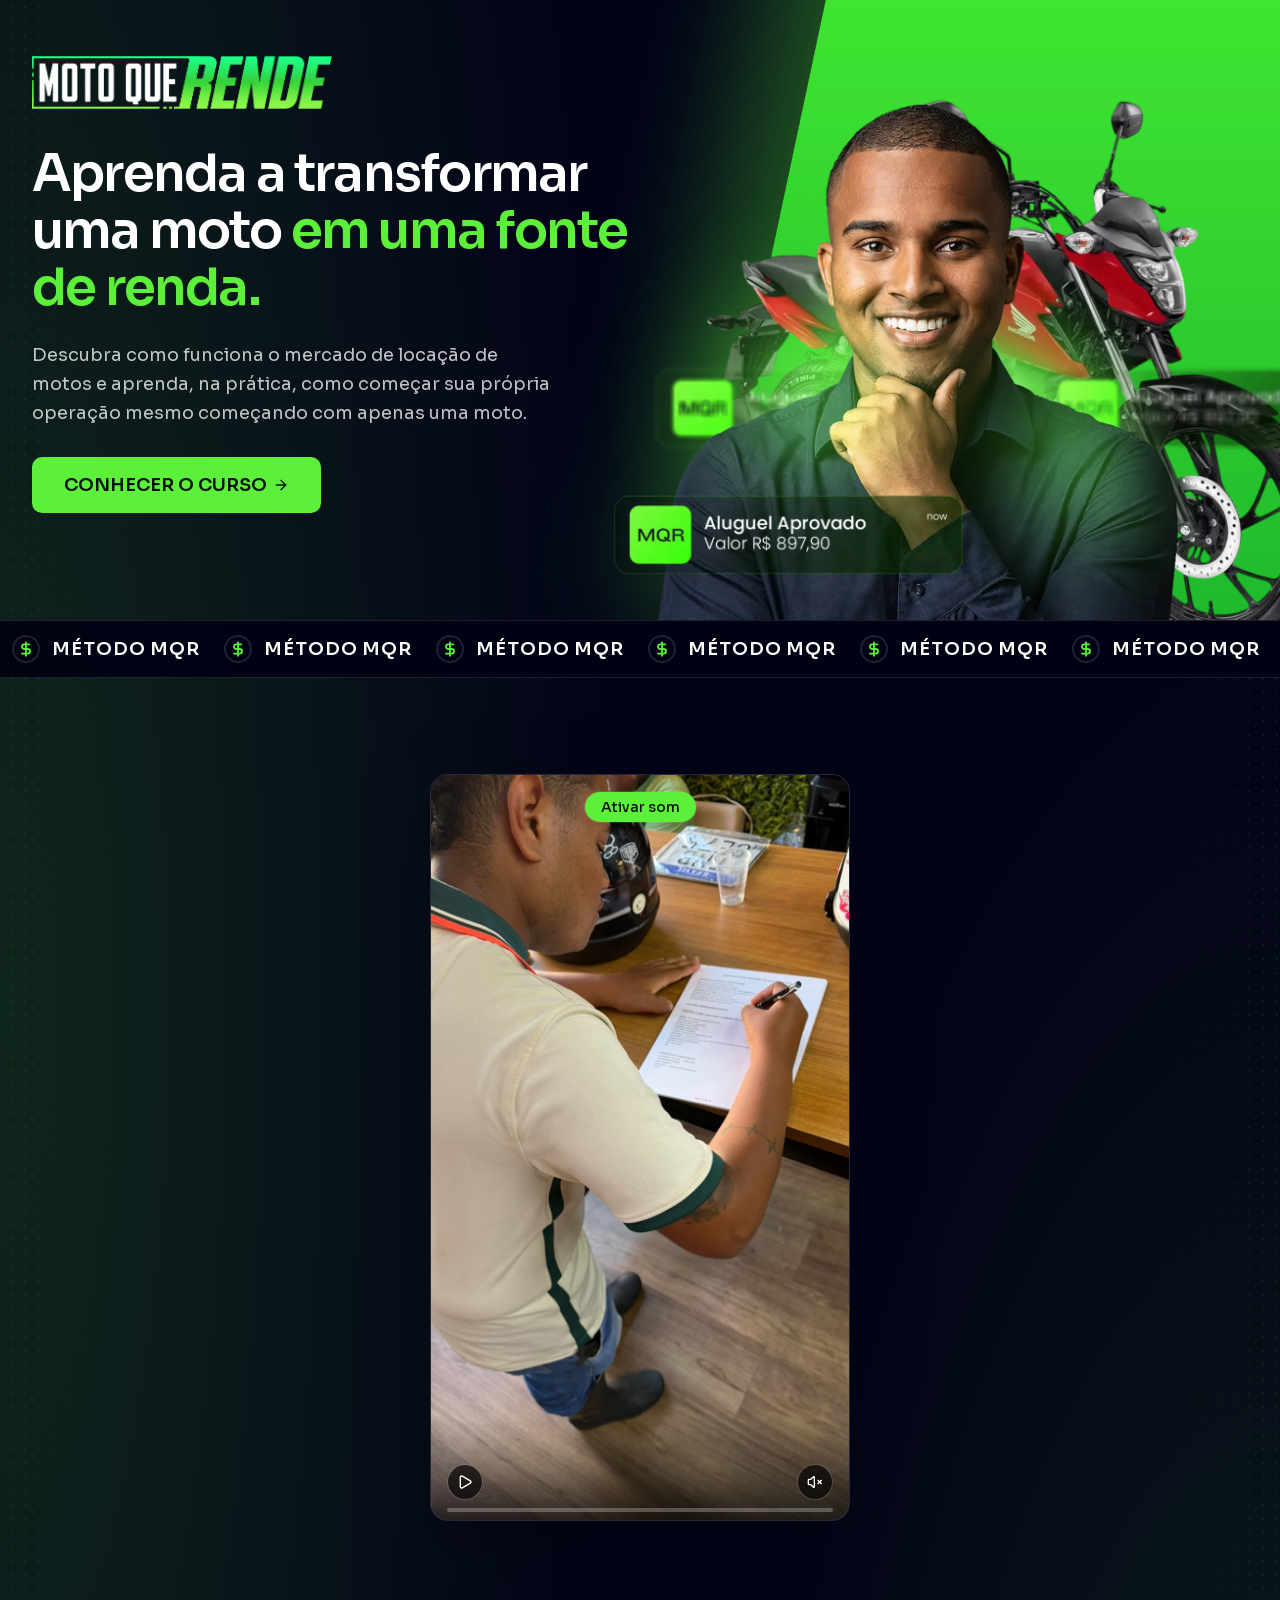
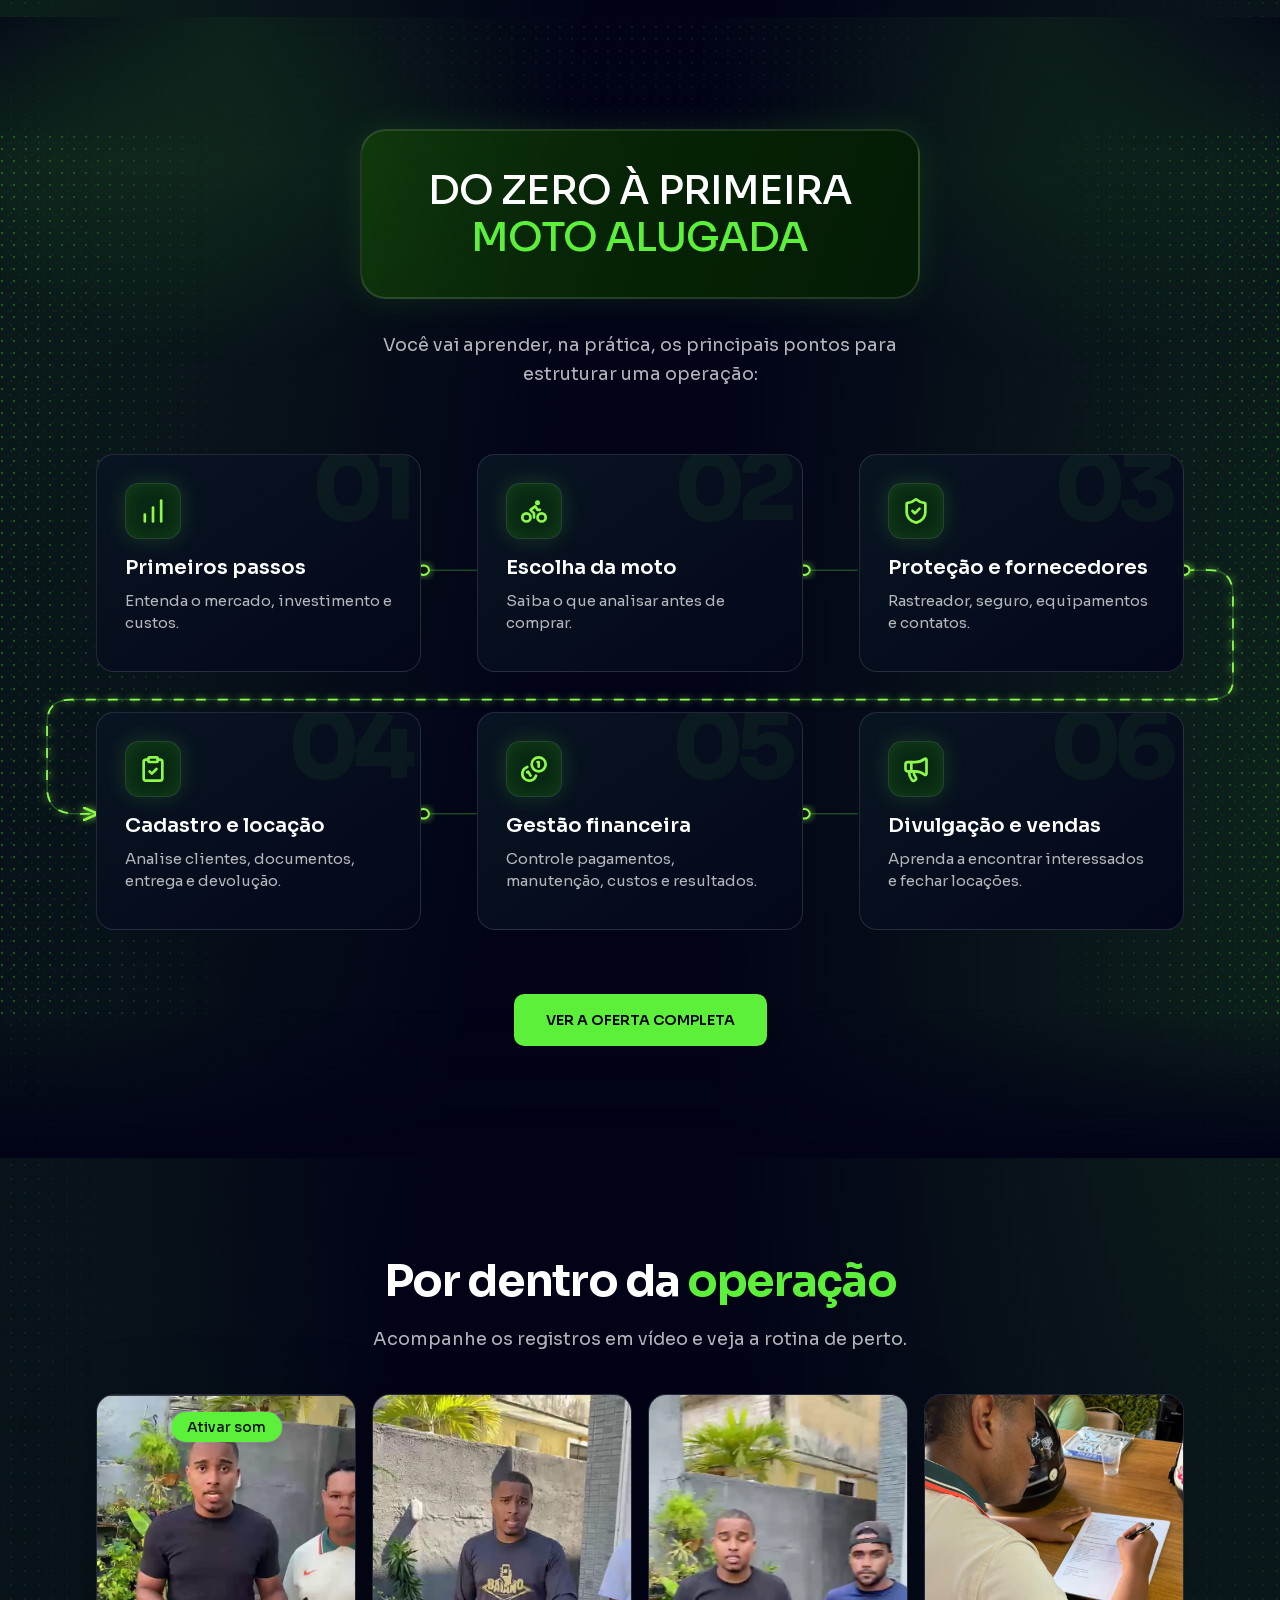
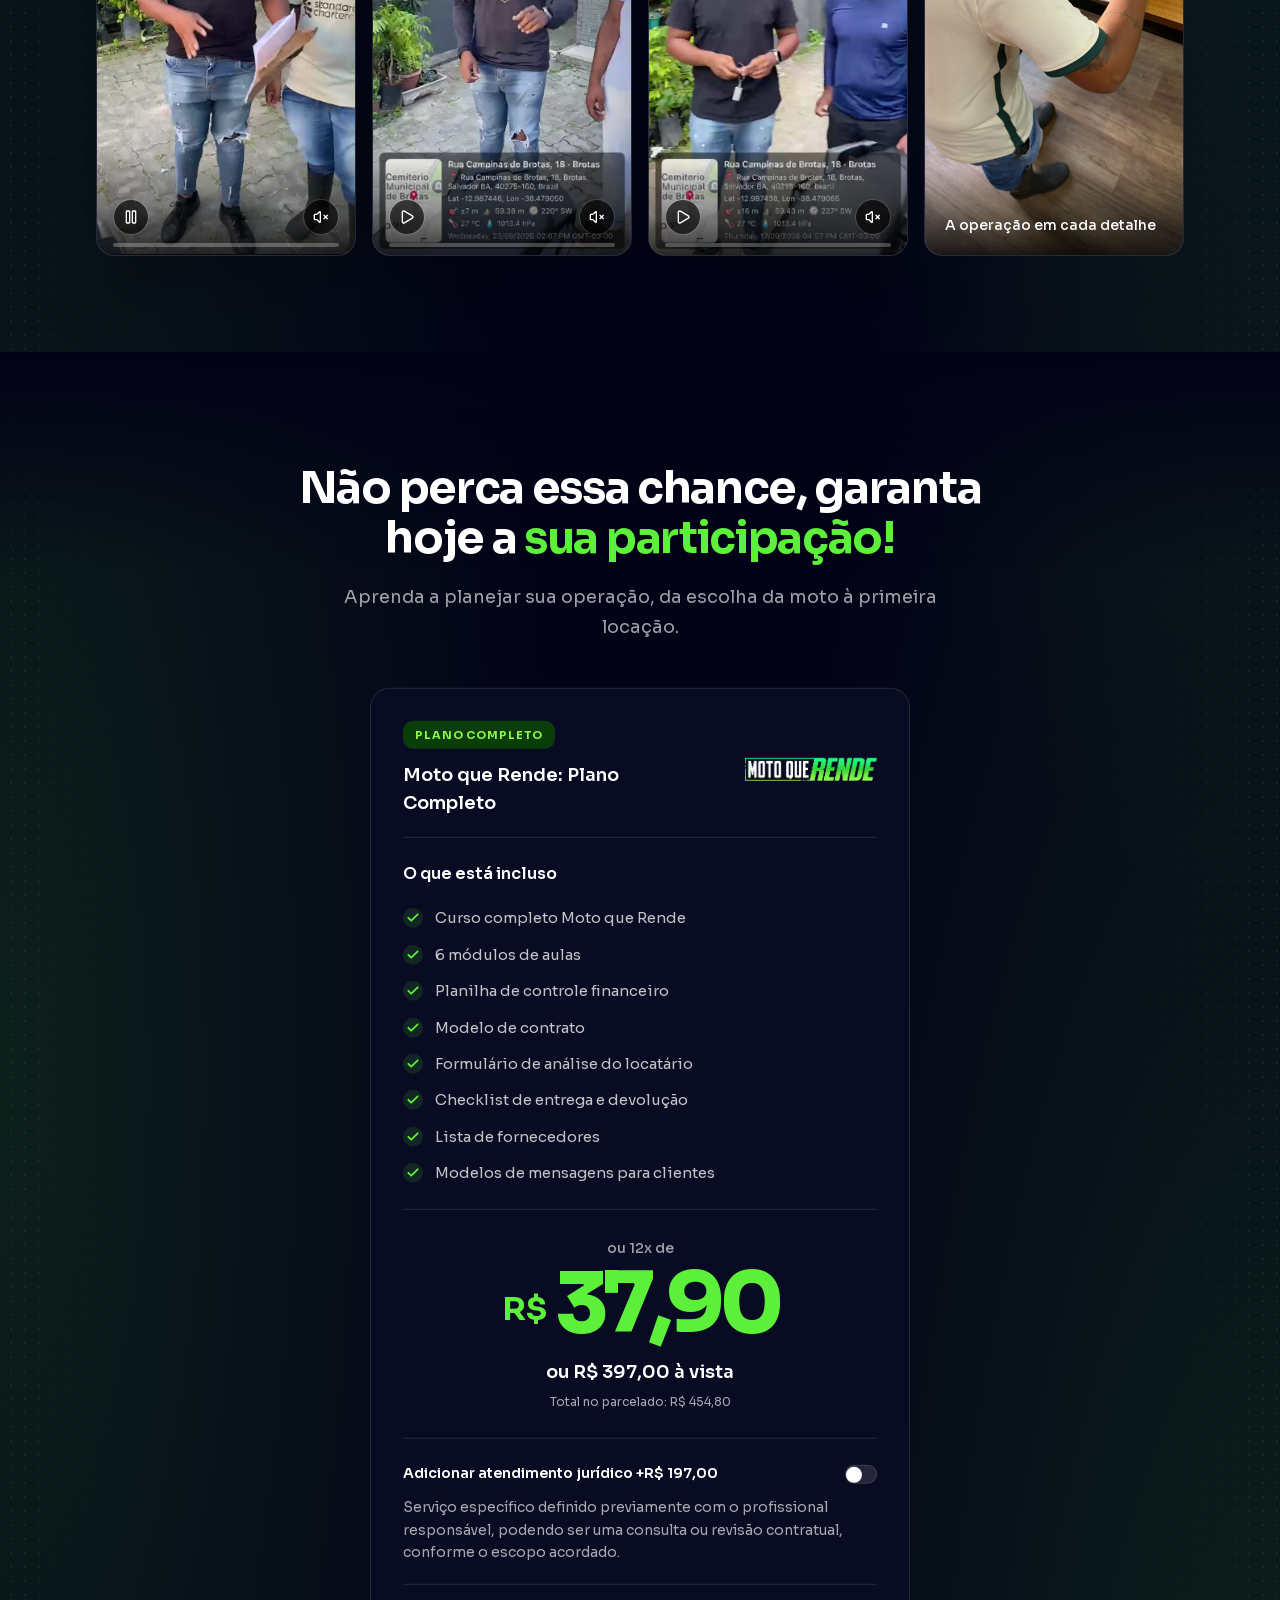
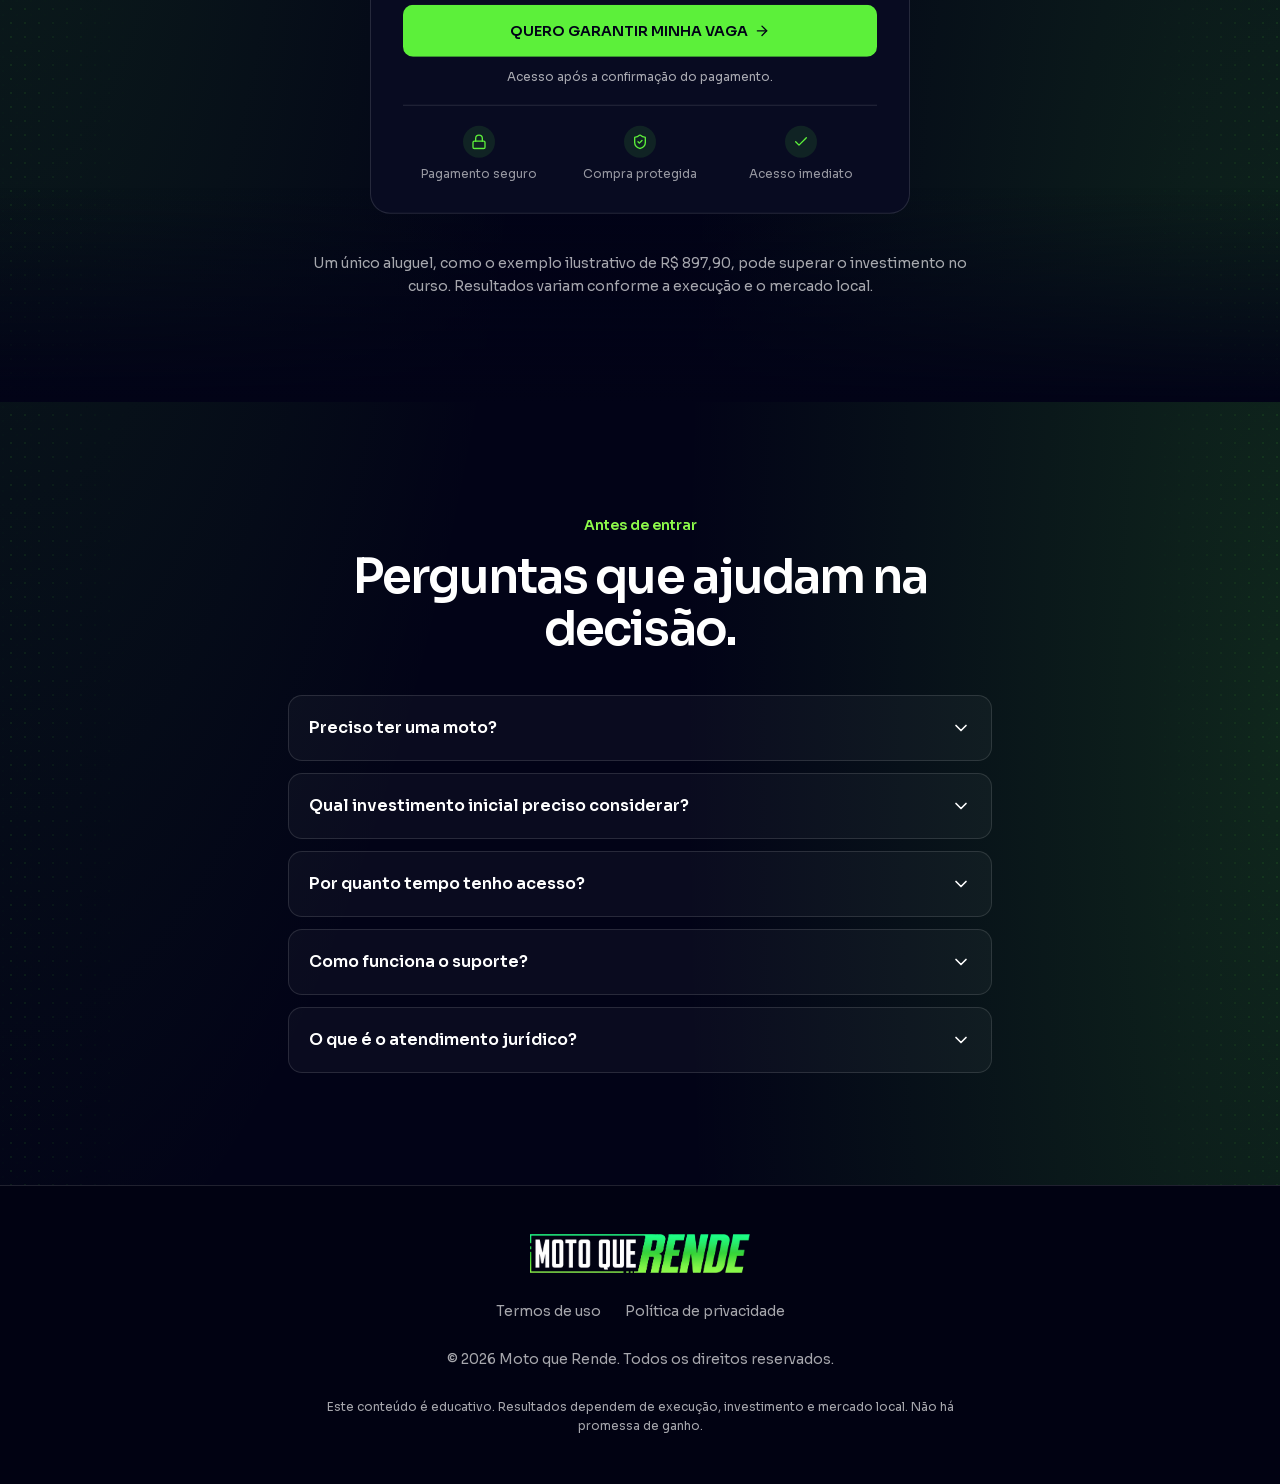
<file: index.html>
<!DOCTYPE html><html lang="pt-BR" class="sora_fbe13bf1-module__L_RVWW__variable geist_mono_8d43a2aa-module__8Li5zG__variable h-full antialiased dark"><head><meta charSet="utf-8"/><meta name="viewport" content="width=device-width, initial-scale=1"/><link rel="preload" href="/_next/static/media/797e433ab948586e-s.p.0r6juujl39pe6.woff2" as="font" crossorigin="" type="font/woff2"/><link rel="preload" href="/_next/static/media/c41ca59f1c34ba31-s.p.2y2uoi4t910qy.woff2" as="font" crossorigin="" type="font/woff2"/><link rel="preload" as="image" href="/logo-motoquerende.webp"/><link rel="preload" as="image" href="/hero.webp"/><link rel="stylesheet" href="/_next/static/chunks/339jey_dzg__c.css" data-precedence="next"/><link rel="preload" as="script" fetchPriority="low" href="/_next/static/chunks/2xifrx2245bdj.js"/><script src="/_next/static/chunks/22looll5q1d3y.js" async=""></script><script src="/_next/static/chunks/2lm6ee1ot3_cu.js" async=""></script><script src="/_next/static/chunks/turbopack-1yhm5_68nb4sk.js" async=""></script><script src="/_next/static/chunks/0h2qsuyze9ds1.js" async=""></script><script src="/_next/static/chunks/2i1pdk0jv_lbl.js" async=""></script><link rel="preload" href="https://connect.facebook.net/en_US/fbevents.js" as="script"/><meta name="theme-color" content="#020317"/><meta name="color-scheme" content="dark"/><title>Moto que Rende | Aprenda a transformar uma moto em fonte de renda</title><meta name="description" content="Aprenda a estruturar uma operação de locação de motos, do investimento à gestão e divulgação."/><meta property="og:title" content="Moto que Rende"/><meta property="og:description" content="Aprenda a transformar uma moto em fonte de renda com um método prático e completo."/><meta property="og:locale" content="pt_BR"/><meta property="og:image" content="https://motoquerende.online/logo-motoquerende.webp"/><meta property="og:image:width" content="1250"/><meta property="og:image:height" content="220"/><meta property="og:image:alt" content="Moto que Rende"/><meta property="og:type" content="website"/><meta name="twitter:card" content="summary_large_image"/><meta name="twitter:title" content="Moto que Rende"/><meta name="twitter:description" content="Aprenda a transformar uma moto em fonte de renda com um método prático e completo."/><meta name="twitter:image" content="https://motoquerende.online/logo-motoquerende.webp"/><meta name="twitter:image:alt" content="Moto que Rende"/><meta name="twitter:image:width" content="1250"/><meta name="twitter:image:height" content="220"/><link rel="icon" href="/favicon.ico?favicon.3h5obe7b50gec.ico" sizes="256x256" type="image/x-icon"/><meta name="next-size-adjust" content=""/><script src="/_next/static/chunks/0cz1d0mv5g_q7.js" noModule=""></script></head><body class="flex min-h-full flex-col overflow-x-hidden"><div hidden=""><!--$--><!--/$--></div><div class="relative isolate min-h-screen overflow-hidden bg-[#020317] text-white"><div aria-hidden="true" class="page-atmosphere pointer-events-none absolute inset-0 z-0 overflow-hidden"><div class="page-neon-atmosphere absolute inset-0"></div><div aria-hidden="true" class="dotted-glow-background dotted-glow-page-left"></div><div aria-hidden="true" class="dotted-glow-background dotted-glow-page-right"></div></div><main class="relative z-10"><header id="hero" class="hero-section relative overflow-hidden"><div class="hero-layout mx-auto max-w-7xl px-5 sm:px-8"><div class="hero-heading relative z-10"><img alt="Moto que Rende" width="1250" height="220" decoding="async" data-nimg="1" class="h-auto w-full mx-auto max-w-[270px] sm:max-w-[300px] lg:mx-0" style="color:transparent" src="/logo-motoquerende.webp"/><h1 class="mx-auto mt-8 max-w-[600px] text-center text-[clamp(2rem,4vw,3.4rem)] leading-[1.12] font-semibold tracking-[-0.035em] lg:mx-0 lg:mt-9 lg:text-left">Aprenda a transformar uma moto <span class="text-neon">em uma fonte de renda.</span></h1></div><div class="hero-art"><div class="hero-green-band" aria-hidden="true"></div><img alt="Moto que Rende: especialista e moto, com exemplo ilustrativo de aluguel aprovado" width="1920" height="1080" decoding="async" data-nimg="1" class="hero-image relative z-10 h-full w-full object-contain object-bottom" style="color:transparent" src="/hero.webp"/></div><div class="hero-description relative z-10"><p class="mx-auto max-w-[520px] text-center text-base leading-relaxed text-white/75 sm:text-lg lg:mx-0 lg:text-left">Descubra como funciona o mercado de locação de motos e aprenda, na prática, como começar sua própria operação mesmo começando com apenas uma moto.</p><a href="#prova-social" aria-label="Conhecer o curso" data-track="cta_hero" data-legal-addon="false" role="button" tabindex="0" data-slot="button" class="group/button inline-flex shrink-0 items-center justify-center border-transparent bg-clip-padding outline-none select-none focus-visible:border-ring focus-visible:ring-3 active:not-aria-[haspopup]:translate-y-px disabled:pointer-events-none disabled:opacity-50 aria-invalid:border-destructive aria-invalid:ring-3 aria-invalid:ring-destructive/20 dark:aria-invalid:border-destructive/50 dark:aria-invalid:ring-destructive/40 [&amp;_svg]:pointer-events-none [&amp;_svg]:shrink-0 [&amp;_svg:not([class*=&#x27;size-&#x27;])]:size-4 gap-1.5 has-data-[icon=inline-end]:pr-2 has-data-[icon=inline-start]:pl-2 group h-auto min-h-13 rounded-[10px] border-0 bg-neon px-5 py-3.5 whitespace-normal text-center text-sm font-semibold text-[#04130A] uppercase shadow-none transition-[transform,filter,box-shadow] duration-200 ease-out hover:-translate-y-0.5 hover:bg-neon-light hover:brightness-105 focus-visible:ring-[#5CF03A]/70 active:translate-y-0 sm:px-8 mt-7 w-full sm:w-auto sm:min-w-[280px] sm:text-lg"><span>Conhecer o curso</span><svg xmlns="http://www.w3.org/2000/svg" width="24" height="24" viewBox="0 0 24 24" fill="none" stroke="currentColor" stroke-width="2" stroke-linecap="round" stroke-linejoin="round" class="lucide lucide-arrow-right size-4 transition-transform duration-200 ease-out group-hover:translate-x-1" aria-hidden="true"><path d="M5 12h14"></path><path d="m12 5 7 7-7 7"></path></svg></a></div></div></header><div class="marquee-shell relative z-20 overflow-hidden border-y border-white/15 bg-[#010213]/92 py-3.5"><div class="marquee-track"><div class="marquee-group"><span class="flex shrink-0 items-center gap-3 px-3 text-sm font-semibold tracking-[0.05em] text-white uppercase lg:text-lg"><span class="flex size-7 items-center justify-center rounded-full border-2 border-[#5CF03A] text-[#5CF03A]"><svg xmlns="http://www.w3.org/2000/svg" width="24" height="24" viewBox="0 0 24 24" fill="none" stroke="currentColor" stroke-width="2.7" stroke-linecap="round" stroke-linejoin="round" class="lucide lucide-dollar-sign size-4" aria-hidden="true"><line x1="12" x2="12" y1="2" y2="22"></line><path d="M17 5H9.5a3.5 3.5 0 0 0 0 7h5a3.5 3.5 0 0 1 0 7H6"></path></svg></span>Método MQR</span><span class="flex shrink-0 items-center gap-3 px-3 text-sm font-semibold tracking-[0.05em] text-white uppercase lg:text-lg"><span class="flex size-7 items-center justify-center rounded-full border-2 border-[#5CF03A] text-[#5CF03A]"><svg xmlns="http://www.w3.org/2000/svg" width="24" height="24" viewBox="0 0 24 24" fill="none" stroke="currentColor" stroke-width="2.7" stroke-linecap="round" stroke-linejoin="round" class="lucide lucide-dollar-sign size-4" aria-hidden="true"><line x1="12" x2="12" y1="2" y2="22"></line><path d="M17 5H9.5a3.5 3.5 0 0 0 0 7h5a3.5 3.5 0 0 1 0 7H6"></path></svg></span>Método MQR</span><span class="flex shrink-0 items-center gap-3 px-3 text-sm font-semibold tracking-[0.05em] text-white uppercase lg:text-lg"><span class="flex size-7 items-center justify-center rounded-full border-2 border-[#5CF03A] text-[#5CF03A]"><svg xmlns="http://www.w3.org/2000/svg" width="24" height="24" viewBox="0 0 24 24" fill="none" stroke="currentColor" stroke-width="2.7" stroke-linecap="round" stroke-linejoin="round" class="lucide lucide-dollar-sign size-4" aria-hidden="true"><line x1="12" x2="12" y1="2" y2="22"></line><path d="M17 5H9.5a3.5 3.5 0 0 0 0 7h5a3.5 3.5 0 0 1 0 7H6"></path></svg></span>Método MQR</span><span class="flex shrink-0 items-center gap-3 px-3 text-sm font-semibold tracking-[0.05em] text-white uppercase lg:text-lg"><span class="flex size-7 items-center justify-center rounded-full border-2 border-[#5CF03A] text-[#5CF03A]"><svg xmlns="http://www.w3.org/2000/svg" width="24" height="24" viewBox="0 0 24 24" fill="none" stroke="currentColor" stroke-width="2.7" stroke-linecap="round" stroke-linejoin="round" class="lucide lucide-dollar-sign size-4" aria-hidden="true"><line x1="12" x2="12" y1="2" y2="22"></line><path d="M17 5H9.5a3.5 3.5 0 0 0 0 7h5a3.5 3.5 0 0 1 0 7H6"></path></svg></span>Método MQR</span><span class="flex shrink-0 items-center gap-3 px-3 text-sm font-semibold tracking-[0.05em] text-white uppercase lg:text-lg"><span class="flex size-7 items-center justify-center rounded-full border-2 border-[#5CF03A] text-[#5CF03A]"><svg xmlns="http://www.w3.org/2000/svg" width="24" height="24" viewBox="0 0 24 24" fill="none" stroke="currentColor" stroke-width="2.7" stroke-linecap="round" stroke-linejoin="round" class="lucide lucide-dollar-sign size-4" aria-hidden="true"><line x1="12" x2="12" y1="2" y2="22"></line><path d="M17 5H9.5a3.5 3.5 0 0 0 0 7h5a3.5 3.5 0 0 1 0 7H6"></path></svg></span>Método MQR</span><span class="flex shrink-0 items-center gap-3 px-3 text-sm font-semibold tracking-[0.05em] text-white uppercase lg:text-lg"><span class="flex size-7 items-center justify-center rounded-full border-2 border-[#5CF03A] text-[#5CF03A]"><svg xmlns="http://www.w3.org/2000/svg" width="24" height="24" viewBox="0 0 24 24" fill="none" stroke="currentColor" stroke-width="2.7" stroke-linecap="round" stroke-linejoin="round" class="lucide lucide-dollar-sign size-4" aria-hidden="true"><line x1="12" x2="12" y1="2" y2="22"></line><path d="M17 5H9.5a3.5 3.5 0 0 0 0 7h5a3.5 3.5 0 0 1 0 7H6"></path></svg></span>Método MQR</span><span class="flex shrink-0 items-center gap-3 px-3 text-sm font-semibold tracking-[0.05em] text-white uppercase lg:text-lg"><span class="flex size-7 items-center justify-center rounded-full border-2 border-[#5CF03A] text-[#5CF03A]"><svg xmlns="http://www.w3.org/2000/svg" width="24" height="24" viewBox="0 0 24 24" fill="none" stroke="currentColor" stroke-width="2.7" stroke-linecap="round" stroke-linejoin="round" class="lucide lucide-dollar-sign size-4" aria-hidden="true"><line x1="12" x2="12" y1="2" y2="22"></line><path d="M17 5H9.5a3.5 3.5 0 0 0 0 7h5a3.5 3.5 0 0 1 0 7H6"></path></svg></span>Método MQR</span><span class="flex shrink-0 items-center gap-3 px-3 text-sm font-semibold tracking-[0.05em] text-white uppercase lg:text-lg"><span class="flex size-7 items-center justify-center rounded-full border-2 border-[#5CF03A] text-[#5CF03A]"><svg xmlns="http://www.w3.org/2000/svg" width="24" height="24" viewBox="0 0 24 24" fill="none" stroke="currentColor" stroke-width="2.7" stroke-linecap="round" stroke-linejoin="round" class="lucide lucide-dollar-sign size-4" aria-hidden="true"><line x1="12" x2="12" y1="2" y2="22"></line><path d="M17 5H9.5a3.5 3.5 0 0 0 0 7h5a3.5 3.5 0 0 1 0 7H6"></path></svg></span>Método MQR</span><span class="flex shrink-0 items-center gap-3 px-3 text-sm font-semibold tracking-[0.05em] text-white uppercase lg:text-lg"><span class="flex size-7 items-center justify-center rounded-full border-2 border-[#5CF03A] text-[#5CF03A]"><svg xmlns="http://www.w3.org/2000/svg" width="24" height="24" viewBox="0 0 24 24" fill="none" stroke="currentColor" stroke-width="2.7" stroke-linecap="round" stroke-linejoin="round" class="lucide lucide-dollar-sign size-4" aria-hidden="true"><line x1="12" x2="12" y1="2" y2="22"></line><path d="M17 5H9.5a3.5 3.5 0 0 0 0 7h5a3.5 3.5 0 0 1 0 7H6"></path></svg></span>Método MQR</span><span class="flex shrink-0 items-center gap-3 px-3 text-sm font-semibold tracking-[0.05em] text-white uppercase lg:text-lg"><span class="flex size-7 items-center justify-center rounded-full border-2 border-[#5CF03A] text-[#5CF03A]"><svg xmlns="http://www.w3.org/2000/svg" width="24" height="24" viewBox="0 0 24 24" fill="none" stroke="currentColor" stroke-width="2.7" stroke-linecap="round" stroke-linejoin="round" class="lucide lucide-dollar-sign size-4" aria-hidden="true"><line x1="12" x2="12" y1="2" y2="22"></line><path d="M17 5H9.5a3.5 3.5 0 0 0 0 7h5a3.5 3.5 0 0 1 0 7H6"></path></svg></span>Método MQR</span></div><div aria-hidden="true" class="marquee-group"><span class="flex shrink-0 items-center gap-3 px-3 text-sm font-semibold tracking-[0.05em] text-white uppercase lg:text-lg"><span class="flex size-7 items-center justify-center rounded-full border-2 border-[#5CF03A] text-[#5CF03A]"><svg xmlns="http://www.w3.org/2000/svg" width="24" height="24" viewBox="0 0 24 24" fill="none" stroke="currentColor" stroke-width="2.7" stroke-linecap="round" stroke-linejoin="round" class="lucide lucide-dollar-sign size-4" aria-hidden="true"><line x1="12" x2="12" y1="2" y2="22"></line><path d="M17 5H9.5a3.5 3.5 0 0 0 0 7h5a3.5 3.5 0 0 1 0 7H6"></path></svg></span>Método MQR</span><span class="flex shrink-0 items-center gap-3 px-3 text-sm font-semibold tracking-[0.05em] text-white uppercase lg:text-lg"><span class="flex size-7 items-center justify-center rounded-full border-2 border-[#5CF03A] text-[#5CF03A]"><svg xmlns="http://www.w3.org/2000/svg" width="24" height="24" viewBox="0 0 24 24" fill="none" stroke="currentColor" stroke-width="2.7" stroke-linecap="round" stroke-linejoin="round" class="lucide lucide-dollar-sign size-4" aria-hidden="true"><line x1="12" x2="12" y1="2" y2="22"></line><path d="M17 5H9.5a3.5 3.5 0 0 0 0 7h5a3.5 3.5 0 0 1 0 7H6"></path></svg></span>Método MQR</span><span class="flex shrink-0 items-center gap-3 px-3 text-sm font-semibold tracking-[0.05em] text-white uppercase lg:text-lg"><span class="flex size-7 items-center justify-center rounded-full border-2 border-[#5CF03A] text-[#5CF03A]"><svg xmlns="http://www.w3.org/2000/svg" width="24" height="24" viewBox="0 0 24 24" fill="none" stroke="currentColor" stroke-width="2.7" stroke-linecap="round" stroke-linejoin="round" class="lucide lucide-dollar-sign size-4" aria-hidden="true"><line x1="12" x2="12" y1="2" y2="22"></line><path d="M17 5H9.5a3.5 3.5 0 0 0 0 7h5a3.5 3.5 0 0 1 0 7H6"></path></svg></span>Método MQR</span><span class="flex shrink-0 items-center gap-3 px-3 text-sm font-semibold tracking-[0.05em] text-white uppercase lg:text-lg"><span class="flex size-7 items-center justify-center rounded-full border-2 border-[#5CF03A] text-[#5CF03A]"><svg xmlns="http://www.w3.org/2000/svg" width="24" height="24" viewBox="0 0 24 24" fill="none" stroke="currentColor" stroke-width="2.7" stroke-linecap="round" stroke-linejoin="round" class="lucide lucide-dollar-sign size-4" aria-hidden="true"><line x1="12" x2="12" y1="2" y2="22"></line><path d="M17 5H9.5a3.5 3.5 0 0 0 0 7h5a3.5 3.5 0 0 1 0 7H6"></path></svg></span>Método MQR</span><span class="flex shrink-0 items-center gap-3 px-3 text-sm font-semibold tracking-[0.05em] text-white uppercase lg:text-lg"><span class="flex size-7 items-center justify-center rounded-full border-2 border-[#5CF03A] text-[#5CF03A]"><svg xmlns="http://www.w3.org/2000/svg" width="24" height="24" viewBox="0 0 24 24" fill="none" stroke="currentColor" stroke-width="2.7" stroke-linecap="round" stroke-linejoin="round" class="lucide lucide-dollar-sign size-4" aria-hidden="true"><line x1="12" x2="12" y1="2" y2="22"></line><path d="M17 5H9.5a3.5 3.5 0 0 0 0 7h5a3.5 3.5 0 0 1 0 7H6"></path></svg></span>Método MQR</span><span class="flex shrink-0 items-center gap-3 px-3 text-sm font-semibold tracking-[0.05em] text-white uppercase lg:text-lg"><span class="flex size-7 items-center justify-center rounded-full border-2 border-[#5CF03A] text-[#5CF03A]"><svg xmlns="http://www.w3.org/2000/svg" width="24" height="24" viewBox="0 0 24 24" fill="none" stroke="currentColor" stroke-width="2.7" stroke-linecap="round" stroke-linejoin="round" class="lucide lucide-dollar-sign size-4" aria-hidden="true"><line x1="12" x2="12" y1="2" y2="22"></line><path d="M17 5H9.5a3.5 3.5 0 0 0 0 7h5a3.5 3.5 0 0 1 0 7H6"></path></svg></span>Método MQR</span><span class="flex shrink-0 items-center gap-3 px-3 text-sm font-semibold tracking-[0.05em] text-white uppercase lg:text-lg"><span class="flex size-7 items-center justify-center rounded-full border-2 border-[#5CF03A] text-[#5CF03A]"><svg xmlns="http://www.w3.org/2000/svg" width="24" height="24" viewBox="0 0 24 24" fill="none" stroke="currentColor" stroke-width="2.7" stroke-linecap="round" stroke-linejoin="round" class="lucide lucide-dollar-sign size-4" aria-hidden="true"><line x1="12" x2="12" y1="2" y2="22"></line><path d="M17 5H9.5a3.5 3.5 0 0 0 0 7h5a3.5 3.5 0 0 1 0 7H6"></path></svg></span>Método MQR</span><span class="flex shrink-0 items-center gap-3 px-3 text-sm font-semibold tracking-[0.05em] text-white uppercase lg:text-lg"><span class="flex size-7 items-center justify-center rounded-full border-2 border-[#5CF03A] text-[#5CF03A]"><svg xmlns="http://www.w3.org/2000/svg" width="24" height="24" viewBox="0 0 24 24" fill="none" stroke="currentColor" stroke-width="2.7" stroke-linecap="round" stroke-linejoin="round" class="lucide lucide-dollar-sign size-4" aria-hidden="true"><line x1="12" x2="12" y1="2" y2="22"></line><path d="M17 5H9.5a3.5 3.5 0 0 0 0 7h5a3.5 3.5 0 0 1 0 7H6"></path></svg></span>Método MQR</span><span class="flex shrink-0 items-center gap-3 px-3 text-sm font-semibold tracking-[0.05em] text-white uppercase lg:text-lg"><span class="flex size-7 items-center justify-center rounded-full border-2 border-[#5CF03A] text-[#5CF03A]"><svg xmlns="http://www.w3.org/2000/svg" width="24" height="24" viewBox="0 0 24 24" fill="none" stroke="currentColor" stroke-width="2.7" stroke-linecap="round" stroke-linejoin="round" class="lucide lucide-dollar-sign size-4" aria-hidden="true"><line x1="12" x2="12" y1="2" y2="22"></line><path d="M17 5H9.5a3.5 3.5 0 0 0 0 7h5a3.5 3.5 0 0 1 0 7H6"></path></svg></span>Método MQR</span><span class="flex shrink-0 items-center gap-3 px-3 text-sm font-semibold tracking-[0.05em] text-white uppercase lg:text-lg"><span class="flex size-7 items-center justify-center rounded-full border-2 border-[#5CF03A] text-[#5CF03A]"><svg xmlns="http://www.w3.org/2000/svg" width="24" height="24" viewBox="0 0 24 24" fill="none" stroke="currentColor" stroke-width="2.7" stroke-linecap="round" stroke-linejoin="round" class="lucide lucide-dollar-sign size-4" aria-hidden="true"><line x1="12" x2="12" y1="2" y2="22"></line><path d="M17 5H9.5a3.5 3.5 0 0 0 0 7h5a3.5 3.5 0 0 1 0 7H6"></path></svg></span>Método MQR</span></div></div></div><section id="prova-social" aria-label="Vídeo da operação Moto que Rende" class="relative scroll-mt-6 py-16 sm:py-20 lg:py-24"><div class="mx-auto max-w-5xl px-5 sm:px-8"><div class="" style="opacity:1;transform:none"><div class="relative overflow-hidden rounded-2xl border border-white/15 bg-[#080b21] shadow-[0_24px_80px_rgba(0,0,0,0.28)] mx-auto aspect-[9/16] w-full max-w-[420px]"><video data-proof-video="true" muted="" playsInline="" preload="none" poster="/prova-social/imagem.jpeg" aria-label="Vídeo de apresentação da operação Moto que Rende" class="relative size-full object-cover"><source src="/prova-social/video.mp4" type="video/mp4"/>Seu navegador não suporta vídeo.</video><div class="absolute inset-x-0 bottom-0 flex items-end justify-between gap-3 bg-gradient-to-t from-black/80 via-black/35 to-transparent px-4 pb-5 pt-12"><button type="button" tabindex="0" data-slot="button" aria-label="Reproduzir Vídeo de apresentação da operação Moto que Rende" class="group/button inline-flex shrink-0 items-center justify-center border border-transparent bg-clip-padding text-sm font-medium whitespace-nowrap outline-none select-none focus-visible:border-ring focus-visible:ring-3 active:not-aria-[haspopup]:translate-y-px disabled:pointer-events-none disabled:opacity-50 aria-invalid:border-destructive aria-invalid:ring-3 aria-invalid:ring-destructive/20 dark:aria-invalid:border-destructive/50 dark:aria-invalid:ring-destructive/40 [&amp;_svg]:pointer-events-none [&amp;_svg]:shrink-0 [&amp;_svg:not([class*=&#x27;size-&#x27;])]:size-4 aria-expanded:bg-muted aria-expanded:text-foreground dark:hover:bg-muted/50 size-9 rounded-full bg-black/65 text-white transition-colors duration-200 hover:bg-black/85 hover:text-white focus-visible:ring-[#5CF03A]"><svg xmlns="http://www.w3.org/2000/svg" width="24" height="24" viewBox="0 0 24 24" fill="none" stroke="currentColor" stroke-width="2" stroke-linecap="round" stroke-linejoin="round" class="lucide lucide-play" aria-hidden="true"><path d="M5 5a2 2 0 0 1 3.008-1.728l11.997 6.998a2 2 0 0 1 .003 3.458l-12 7A2 2 0 0 1 5 19z"></path></svg></button><button type="button" tabindex="0" data-slot="button" aria-label="Ativar som de Vídeo de apresentação da operação Moto que Rende" class="group/button inline-flex shrink-0 items-center justify-center border border-transparent bg-clip-padding text-sm font-medium whitespace-nowrap outline-none select-none focus-visible:border-ring focus-visible:ring-3 active:not-aria-[haspopup]:translate-y-px disabled:pointer-events-none disabled:opacity-50 aria-invalid:border-destructive aria-invalid:ring-3 aria-invalid:ring-destructive/20 dark:aria-invalid:border-destructive/50 dark:aria-invalid:ring-destructive/40 [&amp;_svg]:pointer-events-none [&amp;_svg]:shrink-0 [&amp;_svg:not([class*=&#x27;size-&#x27;])]:size-4 aria-expanded:bg-muted aria-expanded:text-foreground dark:hover:bg-muted/50 size-9 rounded-full bg-black/65 text-white transition-colors duration-200 hover:bg-black/85 hover:text-white focus-visible:ring-[#5CF03A]"><svg xmlns="http://www.w3.org/2000/svg" width="24" height="24" viewBox="0 0 24 24" fill="none" stroke="currentColor" stroke-width="2" stroke-linecap="round" stroke-linejoin="round" class="lucide lucide-volume-x" aria-hidden="true"><path d="M11 4.702a.7.7 0 0 0-1.203-.498L6.413 7.587A1.4 1.4 0 0 1 5.416 8H3a1 1 0 0 0-1 1v6a1 1 0 0 0 1 1h2.416a1.4 1.4 0 0 1 .997.413l3.383 3.384A.7.7 0 0 0 11 19.298z"></path><path d="m16.5 14.5 5-5"></path><path d="m16.5 9.5 5 5"></path></svg></button></div><div class="pointer-events-none absolute inset-x-4 bottom-2 h-1 overflow-hidden rounded-full bg-white/25" role="progressbar" aria-label="Progresso de Vídeo de apresentação da operação Moto que Rende" aria-valuemin="0" aria-valuemax="100" aria-valuenow="0"><div class="h-full rounded-full bg-[#5CF03A] transition-[width] duration-150 ease-linear" style="width:0%"></div></div></div></div></div></section><section id="modulos" aria-labelledby="modules-title" class="section-grid relative isolate overflow-hidden py-20 sm:py-24 lg:py-28"><div class="section-vignette pointer-events-none absolute inset-0 z-0"></div><div class="module-top-glow pointer-events-none absolute inset-x-0 top-0 z-0 h-[28rem]"></div><div aria-hidden="true" class="dotted-glow-background dotted-glow-left"></div><div aria-hidden="true" class="dotted-glow-background dotted-glow-right"></div><div aria-hidden="true" class="dotted-glow-background dotted-glow-top"></div><div class="relative z-10 mx-auto w-full max-w-6xl px-5 sm:px-8"><div class="mx-auto max-w-[560px] text-center" style="opacity:1;transform:none"><div class="rounded-[26px] border-2 border-[#55f33d] bg-[linear-gradient(110deg,rgba(20,69,9,0.72)_0%,rgba(6,38,5,0.92)_48%,rgba(4,28,4,0.96)_100%)] px-5 py-8 shadow-[0_0_36px_rgba(92,240,58,0.12)] sm:px-10 sm:py-9"><h2 id="modules-title" class="text-[clamp(1.625rem,4vw,2.5rem)] leading-[1.18] font-medium tracking-[-0.02em] text-white uppercase">Do zero à primeira<span class="block text-[#5CF03A]">moto alugada</span></h2></div><p class="mx-auto mt-8 max-w-xl text-base leading-relaxed text-white/70 sm:text-lg">Você vai aprender, na prática, os principais pontos para estruturar uma operação:</p></div><div class="relative mt-12 lg:mt-16"><svg aria-hidden="true" class="module-flow pointer-events-none absolute inset-0 hidden size-full overflow-visible lg:block" focusable="false" preserveAspectRatio="none" viewBox="0 0 1000 500"><defs><filter id="module-flow-glow" x="-50%" y="-50%" width="200%" height="200%"><feGaussianBlur stdDeviation="4" result="blur"></feGaussianBlur><feMerge><feMergeNode in="blur"></feMergeNode><feMergeNode in="SourceGraphic"></feMergeNode></feMerge></filter><marker id="module-flow-arrow" markerHeight="8" markerWidth="8" orient="auto" refX="7" refY="4" viewBox="0 0 8 8"><path d="M 0 0 L 8 4 L 0 8" fill="none" stroke="#8dfa4a" stroke-width="1.5"></path></marker></defs><g><path class="module-flow-base" d="M 301 122 H 350"></path><path class="module-flow-pulse" d="M 301 122 H 350" filter="url(#module-flow-glow)" marker-end="url(#module-flow-arrow)"></path><circle class="module-flow-node" cx="301" cy="122" r="5" filter="url(#module-flow-glow)"></circle></g><g><path class="module-flow-base" d="M 651 122 H 700"></path><path class="module-flow-pulse" d="M 651 122 H 700" filter="url(#module-flow-glow)" marker-end="url(#module-flow-arrow)"></path><circle class="module-flow-node" cx="651" cy="122" r="5" filter="url(#module-flow-glow)"></circle></g><g><path class="module-flow-base" d="M 301 378 H 350"></path><path class="module-flow-pulse" d="M 301 378 H 350" filter="url(#module-flow-glow)" marker-end="url(#module-flow-arrow)"></path><circle class="module-flow-node" cx="301" cy="378" r="5" filter="url(#module-flow-glow)"></circle></g><g><path class="module-flow-base" d="M 651 378 H 700"></path><path class="module-flow-pulse" d="M 651 378 H 700" filter="url(#module-flow-glow)" marker-end="url(#module-flow-arrow)"></path><circle class="module-flow-node" cx="651" cy="378" r="5" filter="url(#module-flow-glow)"></circle></g><g><path class="module-flow-base" d="M 1000 122 H 1024 Q 1045 122 1045 148 V 238 Q 1045 258 1022 258 H -22 Q -45 258 -45 282 V 350 Q -45 378 -18 378 H 0"></path><path class="module-flow-pulse" d="M 1000 122 H 1024 Q 1045 122 1045 148 V 238 Q 1045 258 1022 258 H -22 Q -45 258 -45 282 V 350 Q -45 378 -18 378 H 0" filter="url(#module-flow-glow)" marker-end="url(#module-flow-arrow)"></path><circle class="module-flow-node" cx="1000" cy="122" r="5" filter="url(#module-flow-glow)"></circle></g></svg><div class="grid grid-cols-1 gap-5 sm:grid-cols-2 lg:grid-cols-3 lg:gap-x-14 lg:gap-y-10"><article class="module-card group relative z-10 min-h-[218px] overflow-hidden rounded-2xl border border-[#5CF03A]/25 bg-[linear-gradient(145deg,rgba(9,21,34,0.98),rgba(4,7,27,0.98))] p-6 transition-[border-color,box-shadow] duration-300 ease-out hover:border-[#8DFA4A]/80 hover:shadow-[0_16px_48px_rgba(32,209,45,0.16)] sm:p-7" style="opacity:1;transform:none"><span class="pointer-events-none absolute -top-3 right-3 text-[5.8rem] leading-none font-extrabold tracking-[-0.08em] text-[#5CF03A]/[0.055] select-none">01</span><div class="relative z-10"><span class="flex size-14 items-center justify-center rounded-xl border border-[#8DFA4A] bg-[#0B3D0B]/55 text-[#8DFA4A] shadow-[inset_0_0_18px_rgba(92,240,58,0.12),0_0_22px_rgba(92,240,58,0.18)] transition-[transform,box-shadow] duration-300 ease-out group-hover:scale-105 group-hover:shadow-[inset_0_0_22px_rgba(92,240,58,0.18),0_0_30px_rgba(92,240,58,0.28)]"><svg xmlns="http://www.w3.org/2000/svg" width="24" height="24" viewBox="0 0 24 24" fill="none" stroke="currentColor" stroke-width="2.3" stroke-linecap="round" stroke-linejoin="round" class="lucide lucide-chart-no-axes-column-increasing lucide-bar-chart size-7" aria-hidden="true"><path d="M5 21v-6"></path><path d="M12 21V9"></path><path d="M19 21V3"></path></svg></span><h3 class="mt-4 text-lg leading-tight font-semibold text-white sm:text-xl">Primeiros passos</h3><p class="mt-2.5 max-w-[19rem] text-[15px] leading-[1.5] text-white/70">Entenda o mercado, investimento e custos.</p></div></article><article class="module-card group relative z-10 min-h-[218px] overflow-hidden rounded-2xl border border-[#5CF03A]/25 bg-[linear-gradient(145deg,rgba(9,21,34,0.98),rgba(4,7,27,0.98))] p-6 transition-[border-color,box-shadow] duration-300 ease-out hover:border-[#8DFA4A]/80 hover:shadow-[0_16px_48px_rgba(32,209,45,0.16)] sm:p-7" style="opacity:1;transform:none"><span class="pointer-events-none absolute -top-3 right-3 text-[5.8rem] leading-none font-extrabold tracking-[-0.08em] text-[#5CF03A]/[0.055] select-none">02</span><div class="relative z-10"><span class="flex size-14 items-center justify-center rounded-xl border border-[#8DFA4A] bg-[#0B3D0B]/55 text-[#8DFA4A] shadow-[inset_0_0_18px_rgba(92,240,58,0.12),0_0_22px_rgba(92,240,58,0.18)] transition-[transform,box-shadow] duration-300 ease-out group-hover:scale-105 group-hover:shadow-[inset_0_0_22px_rgba(92,240,58,0.18),0_0_30px_rgba(92,240,58,0.28)]"><svg xmlns="http://www.w3.org/2000/svg" width="24" height="24" viewBox="0 0 24 24" fill="none" stroke="currentColor" stroke-width="2.3" stroke-linecap="round" stroke-linejoin="round" class="lucide lucide-bike size-7" aria-hidden="true"><circle cx="18.5" cy="17.5" r="3.5"></circle><circle cx="5.5" cy="17.5" r="3.5"></circle><circle cx="15" cy="5" r="1"></circle><path d="M12 17.5V14l-3-3 4-3 2 3h2"></path></svg></span><h3 class="mt-4 text-lg leading-tight font-semibold text-white sm:text-xl">Escolha da moto</h3><p class="mt-2.5 max-w-[19rem] text-[15px] leading-[1.5] text-white/70">Saiba o que analisar antes de comprar.</p></div></article><article class="module-card group relative z-10 min-h-[218px] overflow-hidden rounded-2xl border border-[#5CF03A]/25 bg-[linear-gradient(145deg,rgba(9,21,34,0.98),rgba(4,7,27,0.98))] p-6 transition-[border-color,box-shadow] duration-300 ease-out hover:border-[#8DFA4A]/80 hover:shadow-[0_16px_48px_rgba(32,209,45,0.16)] sm:p-7" style="opacity:1;transform:none"><span class="pointer-events-none absolute -top-3 right-3 text-[5.8rem] leading-none font-extrabold tracking-[-0.08em] text-[#5CF03A]/[0.055] select-none">03</span><div class="relative z-10"><span class="flex size-14 items-center justify-center rounded-xl border border-[#8DFA4A] bg-[#0B3D0B]/55 text-[#8DFA4A] shadow-[inset_0_0_18px_rgba(92,240,58,0.12),0_0_22px_rgba(92,240,58,0.18)] transition-[transform,box-shadow] duration-300 ease-out group-hover:scale-105 group-hover:shadow-[inset_0_0_22px_rgba(92,240,58,0.18),0_0_30px_rgba(92,240,58,0.28)]"><svg xmlns="http://www.w3.org/2000/svg" width="24" height="24" viewBox="0 0 24 24" fill="none" stroke="currentColor" stroke-width="2.3" stroke-linecap="round" stroke-linejoin="round" class="lucide lucide-shield-check size-7" aria-hidden="true"><path d="M20 13c0 5-3.5 7.5-7.66 8.95a1 1 0 0 1-.67-.01C7.5 20.5 4 18 4 13V6a1 1 0 0 1 1-1c2 0 4.5-1.2 6.24-2.72a1.17 1.17 0 0 1 1.52 0C14.51 3.81 17 5 19 5a1 1 0 0 1 1 1z"></path><path d="m9 12 2 2 4-4"></path></svg></span><h3 class="mt-4 text-lg leading-tight font-semibold text-white sm:text-xl">Proteção e fornecedores</h3><p class="mt-2.5 max-w-[19rem] text-[15px] leading-[1.5] text-white/70">Rastreador, seguro, equipamentos e contatos.</p></div></article><article class="module-card group relative z-10 min-h-[218px] overflow-hidden rounded-2xl border border-[#5CF03A]/25 bg-[linear-gradient(145deg,rgba(9,21,34,0.98),rgba(4,7,27,0.98))] p-6 transition-[border-color,box-shadow] duration-300 ease-out hover:border-[#8DFA4A]/80 hover:shadow-[0_16px_48px_rgba(32,209,45,0.16)] sm:p-7" style="opacity:1;transform:none"><span class="pointer-events-none absolute -top-3 right-3 text-[5.8rem] leading-none font-extrabold tracking-[-0.08em] text-[#5CF03A]/[0.055] select-none">04</span><div class="relative z-10"><span class="flex size-14 items-center justify-center rounded-xl border border-[#8DFA4A] bg-[#0B3D0B]/55 text-[#8DFA4A] shadow-[inset_0_0_18px_rgba(92,240,58,0.12),0_0_22px_rgba(92,240,58,0.18)] transition-[transform,box-shadow] duration-300 ease-out group-hover:scale-105 group-hover:shadow-[inset_0_0_22px_rgba(92,240,58,0.18),0_0_30px_rgba(92,240,58,0.28)]"><svg xmlns="http://www.w3.org/2000/svg" width="24" height="24" viewBox="0 0 24 24" fill="none" stroke="currentColor" stroke-width="2.3" stroke-linecap="round" stroke-linejoin="round" class="lucide lucide-clipboard-check size-7" aria-hidden="true"><rect width="8" height="4" x="8" y="2" rx="1" ry="1"></rect><path d="M16 4h2a2 2 0 0 1 2 2v14a2 2 0 0 1-2 2H6a2 2 0 0 1-2-2V6a2 2 0 0 1 2-2h2"></path><path d="m9 14 2 2 4-4"></path></svg></span><h3 class="mt-4 text-lg leading-tight font-semibold text-white sm:text-xl">Cadastro e locação</h3><p class="mt-2.5 max-w-[19rem] text-[15px] leading-[1.5] text-white/70">Analise clientes, documentos, entrega e devolução.</p></div></article><article class="module-card group relative z-10 min-h-[218px] overflow-hidden rounded-2xl border border-[#5CF03A]/25 bg-[linear-gradient(145deg,rgba(9,21,34,0.98),rgba(4,7,27,0.98))] p-6 transition-[border-color,box-shadow] duration-300 ease-out hover:border-[#8DFA4A]/80 hover:shadow-[0_16px_48px_rgba(32,209,45,0.16)] sm:p-7" style="opacity:1;transform:none"><span class="pointer-events-none absolute -top-3 right-3 text-[5.8rem] leading-none font-extrabold tracking-[-0.08em] text-[#5CF03A]/[0.055] select-none">05</span><div class="relative z-10"><span class="flex size-14 items-center justify-center rounded-xl border border-[#8DFA4A] bg-[#0B3D0B]/55 text-[#8DFA4A] shadow-[inset_0_0_18px_rgba(92,240,58,0.12),0_0_22px_rgba(92,240,58,0.18)] transition-[transform,box-shadow] duration-300 ease-out group-hover:scale-105 group-hover:shadow-[inset_0_0_22px_rgba(92,240,58,0.18),0_0_30px_rgba(92,240,58,0.28)]"><svg xmlns="http://www.w3.org/2000/svg" width="24" height="24" viewBox="0 0 24 24" fill="none" stroke="currentColor" stroke-width="2.3" stroke-linecap="round" stroke-linejoin="round" class="lucide lucide-coins size-7" aria-hidden="true"><path d="M13.744 17.736a6 6 0 1 1-7.48-7.48"></path><path d="M15 6h1v4"></path><path d="m6.134 14.768.866-.5 2 3.464"></path><circle cx="16" cy="8" r="6"></circle></svg></span><h3 class="mt-4 text-lg leading-tight font-semibold text-white sm:text-xl">Gestão financeira</h3><p class="mt-2.5 max-w-[19rem] text-[15px] leading-[1.5] text-white/70">Controle pagamentos, manutenção, custos e resultados.</p></div></article><article class="module-card group relative z-10 min-h-[218px] overflow-hidden rounded-2xl border border-[#5CF03A]/25 bg-[linear-gradient(145deg,rgba(9,21,34,0.98),rgba(4,7,27,0.98))] p-6 transition-[border-color,box-shadow] duration-300 ease-out hover:border-[#8DFA4A]/80 hover:shadow-[0_16px_48px_rgba(32,209,45,0.16)] sm:p-7" style="opacity:1;transform:none"><span class="pointer-events-none absolute -top-3 right-3 text-[5.8rem] leading-none font-extrabold tracking-[-0.08em] text-[#5CF03A]/[0.055] select-none">06</span><div class="relative z-10"><span class="flex size-14 items-center justify-center rounded-xl border border-[#8DFA4A] bg-[#0B3D0B]/55 text-[#8DFA4A] shadow-[inset_0_0_18px_rgba(92,240,58,0.12),0_0_22px_rgba(92,240,58,0.18)] transition-[transform,box-shadow] duration-300 ease-out group-hover:scale-105 group-hover:shadow-[inset_0_0_22px_rgba(92,240,58,0.18),0_0_30px_rgba(92,240,58,0.28)]"><svg xmlns="http://www.w3.org/2000/svg" width="24" height="24" viewBox="0 0 24 24" fill="none" stroke="currentColor" stroke-width="2.3" stroke-linecap="round" stroke-linejoin="round" class="lucide lucide-megaphone size-7" aria-hidden="true"><path d="M11 6a13 13 0 0 0 8.4-2.8A1 1 0 0 1 21 4v12a1 1 0 0 1-1.6.8A13 13 0 0 0 11 14H5a2 2 0 0 1-2-2V8a2 2 0 0 1 2-2z"></path><path d="M6 14a12 12 0 0 0 2.4 7.2 2 2 0 0 0 3.2-2.4A8 8 0 0 1 10 14"></path><path d="M8 6v8"></path></svg></span><h3 class="mt-4 text-lg leading-tight font-semibold text-white sm:text-xl">Divulgação e vendas</h3><p class="mt-2.5 max-w-[19rem] text-[15px] leading-[1.5] text-white/70">Aprenda a encontrar interessados e fechar locações.</p></div></article></div></div><div class="relative mt-12 flex justify-center sm:mt-16" style="opacity:1;transform:none"><a href="https://pay.cakto.com.br/c28nmjo_1210457" aria-label="Ver a oferta completa" data-track="cta_modulos" data-legal-addon="false" role="button" tabindex="0" data-slot="button" class="group/button inline-flex shrink-0 items-center justify-center border-transparent bg-clip-padding outline-none select-none focus-visible:border-ring focus-visible:ring-3 active:not-aria-[haspopup]:translate-y-px disabled:pointer-events-none disabled:opacity-50 aria-invalid:border-destructive aria-invalid:ring-3 aria-invalid:ring-destructive/20 dark:aria-invalid:border-destructive/50 dark:aria-invalid:ring-destructive/40 [&amp;_svg]:pointer-events-none [&amp;_svg]:shrink-0 [&amp;_svg:not([class*=&#x27;size-&#x27;])]:size-4 gap-1.5 has-data-[icon=inline-end]:pr-2 has-data-[icon=inline-start]:pl-2 group h-auto min-h-13 w-full rounded-[10px] border-0 bg-neon px-5 py-3.5 text-center text-sm font-semibold text-[#04130A] uppercase shadow-none transition-[transform,filter,box-shadow] duration-200 ease-out hover:-translate-y-0.5 hover:bg-neon-light hover:brightness-105 focus-visible:ring-[#5CF03A]/70 active:translate-y-0 sm:w-auto sm:px-8 sm:text-base relative max-w-full whitespace-normal sm:min-w-0"><span>Ver a oferta completa</span></a></div></div></section><section aria-labelledby="proof-gallery-title" class="relative py-16 sm:py-20 lg:py-24"><div class="mx-auto max-w-6xl px-5 sm:px-8"><div class="mx-auto max-w-2xl text-center" style="opacity:1;transform:none"><h2 id="proof-gallery-title" class="text-[clamp(1.75rem,4.2vw,2.75rem)] leading-tight font-bold tracking-[-0.03em] text-white">Por dentro da <span class="text-[#5CF03A]">operação</span></h2><p class="mt-4 text-base leading-relaxed text-white/70 sm:text-lg">Acompanhe os registros em vídeo e veja a rotina de perto.</p></div><div class="mt-10 grid items-stretch gap-5 sm:grid-cols-2 lg:grid-cols-4 lg:gap-4"><div class="" style="opacity:1;transform:none"><div id="registro-video-0" class="relative overflow-hidden rounded-2xl border border-white/15 bg-[#080b21] shadow-[0_24px_80px_rgba(0,0,0,0.28)] mx-auto aspect-[9/16] w-full max-w-[420px] lg:max-w-none"><img alt="" loading="lazy" decoding="async" data-nimg="fill" class="scale-125 object-cover opacity-45 blur-2xl" style="position:absolute;height:100%;width:100%;left:0;top:0;right:0;bottom:0;color:transparent" src="/prova-social/registro-horizontal.webp"/><video data-proof-video="true" muted="" playsInline="" preload="none" poster="/prova-social/registro-horizontal.webp" aria-label="Registro em vídeo da operação Moto que Rende" class="relative size-full object-contain"><source src="/prova-social/WhatsApp Video 2026-10-27 at 10.05.38 AM.mp4" type="video/mp4"/>Seu navegador não suporta vídeo.</video><div class="absolute inset-x-0 bottom-0 flex items-end justify-between gap-3 bg-gradient-to-t from-black/80 via-black/35 to-transparent px-4 pb-5 pt-12"><button type="button" tabindex="0" data-slot="button" aria-label="Reproduzir Registro em vídeo da operação Moto que Rende" class="group/button inline-flex shrink-0 items-center justify-center border border-transparent bg-clip-padding text-sm font-medium whitespace-nowrap outline-none select-none focus-visible:border-ring focus-visible:ring-3 active:not-aria-[haspopup]:translate-y-px disabled:pointer-events-none disabled:opacity-50 aria-invalid:border-destructive aria-invalid:ring-3 aria-invalid:ring-destructive/20 dark:aria-invalid:border-destructive/50 dark:aria-invalid:ring-destructive/40 [&amp;_svg]:pointer-events-none [&amp;_svg]:shrink-0 [&amp;_svg:not([class*=&#x27;size-&#x27;])]:size-4 aria-expanded:bg-muted aria-expanded:text-foreground dark:hover:bg-muted/50 size-9 rounded-full bg-black/65 text-white transition-colors duration-200 hover:bg-black/85 hover:text-white focus-visible:ring-[#5CF03A]"><svg xmlns="http://www.w3.org/2000/svg" width="24" height="24" viewBox="0 0 24 24" fill="none" stroke="currentColor" stroke-width="2" stroke-linecap="round" stroke-linejoin="round" class="lucide lucide-play" aria-hidden="true"><path d="M5 5a2 2 0 0 1 3.008-1.728l11.997 6.998a2 2 0 0 1 .003 3.458l-12 7A2 2 0 0 1 5 19z"></path></svg></button><button type="button" tabindex="0" data-slot="button" aria-label="Ativar som de Registro em vídeo da operação Moto que Rende" class="group/button inline-flex shrink-0 items-center justify-center border border-transparent bg-clip-padding text-sm font-medium whitespace-nowrap outline-none select-none focus-visible:border-ring focus-visible:ring-3 active:not-aria-[haspopup]:translate-y-px disabled:pointer-events-none disabled:opacity-50 aria-invalid:border-destructive aria-invalid:ring-3 aria-invalid:ring-destructive/20 dark:aria-invalid:border-destructive/50 dark:aria-invalid:ring-destructive/40 [&amp;_svg]:pointer-events-none [&amp;_svg]:shrink-0 [&amp;_svg:not([class*=&#x27;size-&#x27;])]:size-4 aria-expanded:bg-muted aria-expanded:text-foreground dark:hover:bg-muted/50 size-9 rounded-full bg-black/65 text-white transition-colors duration-200 hover:bg-black/85 hover:text-white focus-visible:ring-[#5CF03A]"><svg xmlns="http://www.w3.org/2000/svg" width="24" height="24" viewBox="0 0 24 24" fill="none" stroke="currentColor" stroke-width="2" stroke-linecap="round" stroke-linejoin="round" class="lucide lucide-volume-x" aria-hidden="true"><path d="M11 4.702a.7.7 0 0 0-1.203-.498L6.413 7.587A1.4 1.4 0 0 1 5.416 8H3a1 1 0 0 0-1 1v6a1 1 0 0 0 1 1h2.416a1.4 1.4 0 0 1 .997.413l3.383 3.384A.7.7 0 0 0 11 19.298z"></path><path d="m16.5 14.5 5-5"></path><path d="m16.5 9.5 5 5"></path></svg></button></div><div class="pointer-events-none absolute inset-x-4 bottom-2 h-1 overflow-hidden rounded-full bg-white/25" role="progressbar" aria-label="Progresso de Registro em vídeo da operação Moto que Rende" aria-valuemin="0" aria-valuemax="100" aria-valuenow="0"><div class="h-full rounded-full bg-[#5CF03A] transition-[width] duration-150 ease-linear" style="width:0%"></div></div></div></div><div class="" style="opacity:1;transform:none"><div id="registro-video-1" class="relative overflow-hidden rounded-2xl border border-white/15 bg-[#080b21] shadow-[0_24px_80px_rgba(0,0,0,0.28)] mx-auto aspect-[9/16] w-full max-w-[420px] lg:max-w-none"><video data-proof-video="true" muted="" playsInline="" preload="none" poster="/prova-social/registro-vertical-1.webp" aria-label="Registro vertical da operação Moto que Rende, parte um" class="relative size-full object-cover"><source src="/prova-social/WhatsApp Video 2026-10-27 at 10.05.38 AM (1).mp4" type="video/mp4"/>Seu navegador não suporta vídeo.</video><div class="absolute inset-x-0 bottom-0 flex items-end justify-between gap-3 bg-gradient-to-t from-black/80 via-black/35 to-transparent px-4 pb-5 pt-12"><button type="button" tabindex="0" data-slot="button" aria-label="Reproduzir Registro vertical da operação Moto que Rende, parte um" class="group/button inline-flex shrink-0 items-center justify-center border border-transparent bg-clip-padding text-sm font-medium whitespace-nowrap outline-none select-none focus-visible:border-ring focus-visible:ring-3 active:not-aria-[haspopup]:translate-y-px disabled:pointer-events-none disabled:opacity-50 aria-invalid:border-destructive aria-invalid:ring-3 aria-invalid:ring-destructive/20 dark:aria-invalid:border-destructive/50 dark:aria-invalid:ring-destructive/40 [&amp;_svg]:pointer-events-none [&amp;_svg]:shrink-0 [&amp;_svg:not([class*=&#x27;size-&#x27;])]:size-4 aria-expanded:bg-muted aria-expanded:text-foreground dark:hover:bg-muted/50 size-9 rounded-full bg-black/65 text-white transition-colors duration-200 hover:bg-black/85 hover:text-white focus-visible:ring-[#5CF03A]"><svg xmlns="http://www.w3.org/2000/svg" width="24" height="24" viewBox="0 0 24 24" fill="none" stroke="currentColor" stroke-width="2" stroke-linecap="round" stroke-linejoin="round" class="lucide lucide-play" aria-hidden="true"><path d="M5 5a2 2 0 0 1 3.008-1.728l11.997 6.998a2 2 0 0 1 .003 3.458l-12 7A2 2 0 0 1 5 19z"></path></svg></button><button type="button" tabindex="0" data-slot="button" aria-label="Ativar som de Registro vertical da operação Moto que Rende, parte um" class="group/button inline-flex shrink-0 items-center justify-center border border-transparent bg-clip-padding text-sm font-medium whitespace-nowrap outline-none select-none focus-visible:border-ring focus-visible:ring-3 active:not-aria-[haspopup]:translate-y-px disabled:pointer-events-none disabled:opacity-50 aria-invalid:border-destructive aria-invalid:ring-3 aria-invalid:ring-destructive/20 dark:aria-invalid:border-destructive/50 dark:aria-invalid:ring-destructive/40 [&amp;_svg]:pointer-events-none [&amp;_svg]:shrink-0 [&amp;_svg:not([class*=&#x27;size-&#x27;])]:size-4 aria-expanded:bg-muted aria-expanded:text-foreground dark:hover:bg-muted/50 size-9 rounded-full bg-black/65 text-white transition-colors duration-200 hover:bg-black/85 hover:text-white focus-visible:ring-[#5CF03A]"><svg xmlns="http://www.w3.org/2000/svg" width="24" height="24" viewBox="0 0 24 24" fill="none" stroke="currentColor" stroke-width="2" stroke-linecap="round" stroke-linejoin="round" class="lucide lucide-volume-x" aria-hidden="true"><path d="M11 4.702a.7.7 0 0 0-1.203-.498L6.413 7.587A1.4 1.4 0 0 1 5.416 8H3a1 1 0 0 0-1 1v6a1 1 0 0 0 1 1h2.416a1.4 1.4 0 0 1 .997.413l3.383 3.384A.7.7 0 0 0 11 19.298z"></path><path d="m16.5 14.5 5-5"></path><path d="m16.5 9.5 5 5"></path></svg></button></div><div class="pointer-events-none absolute inset-x-4 bottom-2 h-1 overflow-hidden rounded-full bg-white/25" role="progressbar" aria-label="Progresso de Registro vertical da operação Moto que Rende, parte um" aria-valuemin="0" aria-valuemax="100" aria-valuenow="0"><div class="h-full rounded-full bg-[#5CF03A] transition-[width] duration-150 ease-linear" style="width:0%"></div></div></div></div><div class="" style="opacity:1;transform:none"><div id="registro-video-2" class="relative overflow-hidden rounded-2xl border border-white/15 bg-[#080b21] shadow-[0_24px_80px_rgba(0,0,0,0.28)] mx-auto aspect-[9/16] w-full max-w-[420px] lg:max-w-none"><video data-proof-video="true" muted="" playsInline="" preload="none" poster="/prova-social/registro-vertical-2.webp" aria-label="Registro vertical da operação Moto que Rende, parte dois" class="relative size-full object-cover"><source src="/prova-social/WhatsApp Video 2026-10-27 at 10.05.39 AM.mp4" type="video/mp4"/>Seu navegador não suporta vídeo.</video><div class="absolute inset-x-0 bottom-0 flex items-end justify-between gap-3 bg-gradient-to-t from-black/80 via-black/35 to-transparent px-4 pb-5 pt-12"><button type="button" tabindex="0" data-slot="button" aria-label="Reproduzir Registro vertical da operação Moto que Rende, parte dois" class="group/button inline-flex shrink-0 items-center justify-center border border-transparent bg-clip-padding text-sm font-medium whitespace-nowrap outline-none select-none focus-visible:border-ring focus-visible:ring-3 active:not-aria-[haspopup]:translate-y-px disabled:pointer-events-none disabled:opacity-50 aria-invalid:border-destructive aria-invalid:ring-3 aria-invalid:ring-destructive/20 dark:aria-invalid:border-destructive/50 dark:aria-invalid:ring-destructive/40 [&amp;_svg]:pointer-events-none [&amp;_svg]:shrink-0 [&amp;_svg:not([class*=&#x27;size-&#x27;])]:size-4 aria-expanded:bg-muted aria-expanded:text-foreground dark:hover:bg-muted/50 size-9 rounded-full bg-black/65 text-white transition-colors duration-200 hover:bg-black/85 hover:text-white focus-visible:ring-[#5CF03A]"><svg xmlns="http://www.w3.org/2000/svg" width="24" height="24" viewBox="0 0 24 24" fill="none" stroke="currentColor" stroke-width="2" stroke-linecap="round" stroke-linejoin="round" class="lucide lucide-play" aria-hidden="true"><path d="M5 5a2 2 0 0 1 3.008-1.728l11.997 6.998a2 2 0 0 1 .003 3.458l-12 7A2 2 0 0 1 5 19z"></path></svg></button><button type="button" tabindex="0" data-slot="button" aria-label="Ativar som de Registro vertical da operação Moto que Rende, parte dois" class="group/button inline-flex shrink-0 items-center justify-center border border-transparent bg-clip-padding text-sm font-medium whitespace-nowrap outline-none select-none focus-visible:border-ring focus-visible:ring-3 active:not-aria-[haspopup]:translate-y-px disabled:pointer-events-none disabled:opacity-50 aria-invalid:border-destructive aria-invalid:ring-3 aria-invalid:ring-destructive/20 dark:aria-invalid:border-destructive/50 dark:aria-invalid:ring-destructive/40 [&amp;_svg]:pointer-events-none [&amp;_svg]:shrink-0 [&amp;_svg:not([class*=&#x27;size-&#x27;])]:size-4 aria-expanded:bg-muted aria-expanded:text-foreground dark:hover:bg-muted/50 size-9 rounded-full bg-black/65 text-white transition-colors duration-200 hover:bg-black/85 hover:text-white focus-visible:ring-[#5CF03A]"><svg xmlns="http://www.w3.org/2000/svg" width="24" height="24" viewBox="0 0 24 24" fill="none" stroke="currentColor" stroke-width="2" stroke-linecap="round" stroke-linejoin="round" class="lucide lucide-volume-x" aria-hidden="true"><path d="M11 4.702a.7.7 0 0 0-1.203-.498L6.413 7.587A1.4 1.4 0 0 1 5.416 8H3a1 1 0 0 0-1 1v6a1 1 0 0 0 1 1h2.416a1.4 1.4 0 0 1 .997.413l3.383 3.384A.7.7 0 0 0 11 19.298z"></path><path d="m16.5 14.5 5-5"></path><path d="m16.5 9.5 5 5"></path></svg></button></div><div class="pointer-events-none absolute inset-x-4 bottom-2 h-1 overflow-hidden rounded-full bg-white/25" role="progressbar" aria-label="Progresso de Registro vertical da operação Moto que Rende, parte dois" aria-valuemin="0" aria-valuemax="100" aria-valuenow="0"><div class="h-full rounded-full bg-[#5CF03A] transition-[width] duration-150 ease-linear" style="width:0%"></div></div></div></div><div class="relative mx-auto aspect-[9/16] w-full max-w-[420px] overflow-hidden rounded-2xl border border-white/15 bg-[#080b21] lg:max-w-none" style="opacity:1;transform:none"><img alt="Registro da documentação da operação Moto que Rende" loading="lazy" decoding="async" data-nimg="fill" class="object-cover object-center" style="position:absolute;height:100%;width:100%;left:0;top:0;right:0;bottom:0;color:transparent" src="/prova-social/WhatsApp Image 2026-10-26 at 9.15.32 AM.jpeg"/><div class="absolute inset-x-0 bottom-0 bg-gradient-to-t from-black/85 to-transparent px-5 pb-5 pt-12 text-sm font-medium text-white">A operação em cada detalhe</div></div></div></div></section><section id="oferta" aria-labelledby="offer-title" class="section-grid relative isolate overflow-hidden py-20 sm:py-24 lg:py-28"><div class="section-vignette pointer-events-none absolute inset-0 z-0"></div><div class="relative z-10 mx-auto w-full max-w-6xl px-5 sm:px-8"><div class="mx-auto max-w-3xl text-center" style="opacity:1;transform:none"><h2 id="offer-title" class="text-[clamp(1.75rem,4.2vw,2.75rem)] leading-[1.13] font-bold tracking-[-0.03em] text-white">Não perca essa chance, garanta hoje a<!-- --> <span class="text-[#5CF03A]">sua participação!</span></h2><p class="mx-auto mt-5 max-w-2xl text-base leading-relaxed text-white/62 sm:text-lg">Aprenda a planejar sua operação, da escolha da moto à primeira locação.</p></div><div class="relative mx-auto mt-11 max-w-[540px]" style="opacity:1;transform:none"><div class="rounded-[20px] border border-white/15 bg-[#080b21] p-5  sm:p-8"><div class="flex items-center justify-between gap-5 border-b border-white/10 pb-5"><div><span class="inline-flex rounded-lg bg-[#0B3D0B] px-3 py-1.5 text-[11px] font-bold tracking-[0.08em] text-[#8DFA4A] uppercase">Plano completo</span><p class="mt-3 max-w-[18rem] text-lg font-semibold text-white">Moto que Rende: Plano Completo</p></div><img alt="Moto que Rende" loading="lazy" width="1250" height="220" decoding="async" data-nimg="1" class="h-auto w-[112px] shrink-0 sm:w-[132px]" style="color:transparent" src="/logo-motoquerende.webp"/></div><div class="py-6"><div class="flex items-center justify-between gap-3"><h3 class="text-base font-semibold text-white">O que está incluso</h3></div><ul class="mt-5 grid gap-3"><li class="flex items-start gap-3 text-sm leading-relaxed text-white/76 sm:text-[15px]"><span class="mt-0.5 flex size-5 shrink-0 items-center justify-center rounded-full bg-[#5CF03A]/12 text-[#5CF03A]"><svg xmlns="http://www.w3.org/2000/svg" width="24" height="24" viewBox="0 0 24 24" fill="none" stroke="currentColor" stroke-width="3" stroke-linecap="round" stroke-linejoin="round" class="lucide lucide-check size-3.5" aria-hidden="true"><path d="M20 6 9 17l-5-5"></path></svg></span>Curso completo Moto que Rende</li><li class="flex items-start gap-3 text-sm leading-relaxed text-white/76 sm:text-[15px]"><span class="mt-0.5 flex size-5 shrink-0 items-center justify-center rounded-full bg-[#5CF03A]/12 text-[#5CF03A]"><svg xmlns="http://www.w3.org/2000/svg" width="24" height="24" viewBox="0 0 24 24" fill="none" stroke="currentColor" stroke-width="3" stroke-linecap="round" stroke-linejoin="round" class="lucide lucide-check size-3.5" aria-hidden="true"><path d="M20 6 9 17l-5-5"></path></svg></span>6 módulos de aulas</li><li class="flex items-start gap-3 text-sm leading-relaxed text-white/76 sm:text-[15px]"><span class="mt-0.5 flex size-5 shrink-0 items-center justify-center rounded-full bg-[#5CF03A]/12 text-[#5CF03A]"><svg xmlns="http://www.w3.org/2000/svg" width="24" height="24" viewBox="0 0 24 24" fill="none" stroke="currentColor" stroke-width="3" stroke-linecap="round" stroke-linejoin="round" class="lucide lucide-check size-3.5" aria-hidden="true"><path d="M20 6 9 17l-5-5"></path></svg></span>Planilha de controle financeiro</li><li class="flex items-start gap-3 text-sm leading-relaxed text-white/76 sm:text-[15px]"><span class="mt-0.5 flex size-5 shrink-0 items-center justify-center rounded-full bg-[#5CF03A]/12 text-[#5CF03A]"><svg xmlns="http://www.w3.org/2000/svg" width="24" height="24" viewBox="0 0 24 24" fill="none" stroke="currentColor" stroke-width="3" stroke-linecap="round" stroke-linejoin="round" class="lucide lucide-check size-3.5" aria-hidden="true"><path d="M20 6 9 17l-5-5"></path></svg></span>Modelo de contrato</li></ul><ul class="mt-3 hidden gap-3 sm:grid"><li class="flex items-start gap-3 text-sm leading-relaxed text-white/76 sm:text-[15px]"><span class="mt-0.5 flex size-5 shrink-0 items-center justify-center rounded-full bg-[#5CF03A]/12 text-[#5CF03A]"><svg xmlns="http://www.w3.org/2000/svg" width="24" height="24" viewBox="0 0 24 24" fill="none" stroke="currentColor" stroke-width="3" stroke-linecap="round" stroke-linejoin="round" class="lucide lucide-check size-3.5" aria-hidden="true"><path d="M20 6 9 17l-5-5"></path></svg></span>Formulário de análise do locatário</li><li class="flex items-start gap-3 text-sm leading-relaxed text-white/76 sm:text-[15px]"><span class="mt-0.5 flex size-5 shrink-0 items-center justify-center rounded-full bg-[#5CF03A]/12 text-[#5CF03A]"><svg xmlns="http://www.w3.org/2000/svg" width="24" height="24" viewBox="0 0 24 24" fill="none" stroke="currentColor" stroke-width="3" stroke-linecap="round" stroke-linejoin="round" class="lucide lucide-check size-3.5" aria-hidden="true"><path d="M20 6 9 17l-5-5"></path></svg></span>Checklist de entrega e devolução</li><li class="flex items-start gap-3 text-sm leading-relaxed text-white/76 sm:text-[15px]"><span class="mt-0.5 flex size-5 shrink-0 items-center justify-center rounded-full bg-[#5CF03A]/12 text-[#5CF03A]"><svg xmlns="http://www.w3.org/2000/svg" width="24" height="24" viewBox="0 0 24 24" fill="none" stroke="currentColor" stroke-width="3" stroke-linecap="round" stroke-linejoin="round" class="lucide lucide-check size-3.5" aria-hidden="true"><path d="M20 6 9 17l-5-5"></path></svg></span>Lista de fornecedores</li><li class="flex items-start gap-3 text-sm leading-relaxed text-white/76 sm:text-[15px]"><span class="mt-0.5 flex size-5 shrink-0 items-center justify-center rounded-full bg-[#5CF03A]/12 text-[#5CF03A]"><svg xmlns="http://www.w3.org/2000/svg" width="24" height="24" viewBox="0 0 24 24" fill="none" stroke="currentColor" stroke-width="3" stroke-linecap="round" stroke-linejoin="round" class="lucide lucide-check size-3.5" aria-hidden="true"><path d="M20 6 9 17l-5-5"></path></svg></span>Modelos de mensagens para clientes</li></ul><div data-closed="" data-slot="collapsible" class="sm:hidden"><button type="button" tabindex="0" aria-disabled="false" aria-expanded="false" data-slot="collapsible-trigger" class="mt-5 flex min-h-10 w-full items-center justify-center gap-2 rounded-lg border border-white/12 bg-white/[0.035] px-3 text-xs font-semibold text-white/70 transition-[border-color,color,background-color] duration-200 ease-out hover:border-[#5CF03A]/45 hover:bg-[#5CF03A]/6 hover:text-white focus-visible:outline-2 focus-visible:outline-offset-2 focus-visible:outline-[#5CF03A]">Ver tudo que está incluso<svg xmlns="http://www.w3.org/2000/svg" width="24" height="24" viewBox="0 0 24 24" fill="none" stroke="currentColor" stroke-width="2" stroke-linecap="round" stroke-linejoin="round" class="lucide lucide-chevron-down size-4 transition-transform duration-200 ease-out" aria-hidden="true"><path d="m6 9 6 6 6-6"></path></svg></button></div></div><div class="border-y border-white/10 py-7 text-center"><p class="text-sm font-medium text-white/62">ou <!-- -->12<!-- -->x de</p><div class="mt-1 flex items-start justify-center gap-2 text-[#5CF03A] "><span class="mt-[0.7em] text-[clamp(1.35rem,5vw,2rem)] font-bold">R$</span><span class="text-[clamp(3.5rem,14vw,5.25rem)] leading-none font-extrabold tracking-[-0.065em]"><span class="inline-block" style="opacity:1;filter:blur(0px);transform:none">37,90</span></span></div><p class="mt-3 text-base font-semibold text-white sm:text-lg">ou R$<!-- --> <span><span class="inline-block" style="opacity:1;filter:blur(0px);transform:none">397,00</span></span> à vista</p><p class="mt-2 text-xs text-white/65">Total no parcelado: R$ <span><span class="inline-block" style="opacity:1;filter:blur(0px);transform:none">454,80</span></span></p></div><div class="mt-6 grid gap-5"><div class="border-b border-white/10 pb-5"><div class="flex items-start justify-between gap-4"><label for="legal-addon" class="cursor-pointer text-sm font-semibold text-white">Adicionar <!-- -->atendimento jurídico<!-- --> +<!-- -->R$ 197,00</label><span data-unchecked="" role="switch" tabindex="0" id="base-ui-_R_96ambavb_" aria-checked="false" data-slot="switch" data-size="default" data-track="toggle_juridico" aria-label="Adicionar Atendimento jurídico" class="peer group/switch relative inline-flex shrink-0 items-center rounded-full border border-transparent transition-all outline-none group-has-[:focus-visible]/field-label:border-transparent group-has-[:focus-visible]/field-label:ring-0 after:absolute focus-visible:border-ring focus-visible:ring-3 aria-invalid:border-destructive aria-invalid:ring-3 aria-invalid:ring-destructive/20 data-[size=default]:h-[18.4px] data-[size=default]:w-[32px] data-[size=sm]:h-[14px] data-[size=sm]:w-[24px] dark:aria-invalid:border-destructive/50 dark:aria-invalid:ring-destructive/40 data-unchecked:bg-input dark:data-unchecked:bg-input/80 data-disabled:cursor-not-allowed data-disabled:opacity-50 mt-0.5 after:inset-x-[-6px] after:inset-y-[-13px] data-checked:bg-[#5CF03A] focus-visible:ring-[#5CF03A]/60"><span data-unchecked="" data-slot="switch-thumb" class="pointer-events-none block rounded-full bg-background ring-0 transition-transform group-data-[size=default]/switch:size-4 group-data-[size=sm]/switch:size-3 group-data-[size=default]/switch:data-checked:translate-x-[calc(100%-2px)] group-data-[size=sm]/switch:data-checked:translate-x-[calc(100%-2px)] dark:data-checked:bg-primary-foreground group-data-[size=default]/switch:data-unchecked:translate-x-0 group-data-[size=sm]/switch:data-unchecked:translate-x-0 dark:data-unchecked:bg-foreground"></span></span><input id="legal-addon" style="clip-path:inset(50%);overflow:hidden;white-space:nowrap;border:0;padding:0;width:1px;height:1px;margin:-1px;position:fixed;top:0;left:0" tabindex="-1" type="checkbox" aria-hidden="true"/></div><p class="mt-3 text-xs leading-relaxed text-white/65 sm:text-sm">Serviço específico definido previamente com o profissional responsável, podendo ser uma consulta ou revisão contratual, conforme o escopo acordado.</p></div><a href="https://pay.cakto.com.br/c28nmjo_1210457" aria-label="Quero garantir minha vaga" data-track="cta_oferta" data-checkout="true" data-value="397" data-legal-addon="false" role="button" tabindex="0" data-slot="button" class="group/button inline-flex shrink-0 items-center justify-center border-transparent bg-clip-padding outline-none select-none focus-visible:border-ring focus-visible:ring-3 active:not-aria-[haspopup]:translate-y-px disabled:pointer-events-none disabled:opacity-50 aria-invalid:border-destructive aria-invalid:ring-3 aria-invalid:ring-destructive/20 dark:aria-invalid:border-destructive/50 dark:aria-invalid:ring-destructive/40 [&amp;_svg]:pointer-events-none [&amp;_svg]:shrink-0 [&amp;_svg:not([class*=&#x27;size-&#x27;])]:size-4 gap-1.5 has-data-[icon=inline-end]:pr-2 has-data-[icon=inline-start]:pl-2 group h-auto min-h-13 rounded-[10px] border-0 bg-neon px-5 py-3.5 whitespace-normal text-center text-sm font-semibold text-[#04130A] uppercase shadow-none transition-[transform,filter,box-shadow] duration-200 ease-out hover:-translate-y-0.5 hover:bg-neon-light hover:brightness-105 focus-visible:ring-[#5CF03A]/70 active:translate-y-0 sm:w-auto sm:px-8 sm:text-base w-full"><span>Quero garantir minha vaga</span><svg xmlns="http://www.w3.org/2000/svg" width="24" height="24" viewBox="0 0 24 24" fill="none" stroke="currentColor" stroke-width="2" stroke-linecap="round" stroke-linejoin="round" class="lucide lucide-arrow-right size-4 transition-transform duration-200 ease-out group-hover:translate-x-1" aria-hidden="true"><path d="M5 12h14"></path><path d="m12 5 7 7-7 7"></path></svg></a><p class="-mt-2 text-center text-xs text-white/65">Acesso após a confirmação do pagamento.</p><ul class="grid grid-cols-3 gap-2 border-t border-white/10 pt-5"><li class="flex flex-col items-center gap-2 text-center"><span class="flex size-8 items-center justify-center rounded-full bg-[#5CF03A]/10 text-[#5CF03A]"><svg xmlns="http://www.w3.org/2000/svg" width="24" height="24" viewBox="0 0 24 24" fill="none" stroke="currentColor" stroke-width="2" stroke-linecap="round" stroke-linejoin="round" class="lucide lucide-lock size-4" aria-hidden="true"><rect width="18" height="11" x="3" y="11" rx="2" ry="2"></rect><path d="M7 11V7a5 5 0 0 1 10 0v4"></path></svg></span><span class="text-[10px] leading-tight text-white/58 sm:text-xs">Pagamento seguro</span></li><li class="flex flex-col items-center gap-2 text-center"><span class="flex size-8 items-center justify-center rounded-full bg-[#5CF03A]/10 text-[#5CF03A]"><svg xmlns="http://www.w3.org/2000/svg" width="24" height="24" viewBox="0 0 24 24" fill="none" stroke="currentColor" stroke-width="2" stroke-linecap="round" stroke-linejoin="round" class="lucide lucide-shield-check size-4" aria-hidden="true"><path d="M20 13c0 5-3.5 7.5-7.66 8.95a1 1 0 0 1-.67-.01C7.5 20.5 4 18 4 13V6a1 1 0 0 1 1-1c2 0 4.5-1.2 6.24-2.72a1.17 1.17 0 0 1 1.52 0C14.51 3.81 17 5 19 5a1 1 0 0 1 1 1z"></path><path d="m9 12 2 2 4-4"></path></svg></span><span class="text-[10px] leading-tight text-white/58 sm:text-xs">Compra protegida</span></li><li class="flex flex-col items-center gap-2 text-center"><span class="flex size-8 items-center justify-center rounded-full bg-[#5CF03A]/10 text-[#5CF03A]"><svg xmlns="http://www.w3.org/2000/svg" width="24" height="24" viewBox="0 0 24 24" fill="none" stroke="currentColor" stroke-width="2" stroke-linecap="round" stroke-linejoin="round" class="lucide lucide-check size-4" aria-hidden="true"><path d="M20 6 9 17l-5-5"></path></svg></span><span class="text-[10px] leading-tight text-white/58 sm:text-xs">Acesso imediato</span></li></ul></div></div></div><div class="mx-auto mt-8 max-w-2xl text-center" style="opacity:1;transform:none"><p class="text-sm leading-relaxed text-white/65">Um único aluguel, como o exemplo ilustrativo de R$ 897,90, pode superar o investimento no curso. Resultados variam conforme a execução e o mercado local.</p></div></div></section><section id="duvidas" aria-labelledby="faq-title" class="relative py-20 sm:py-24 lg:py-28"><div class="mx-auto max-w-3xl px-5 sm:px-8"><div class="text-center" style="opacity:1;transform:none"><p class="text-sm font-semibold text-[#8DFA4A]">Antes de entrar</p><h2 id="faq-title" class="mt-4 text-[clamp(1.8rem,4vw,3rem)] leading-[1.1] font-semibold tracking-[-0.04em]">Perguntas que ajudam na decisão.</h2></div><div class="mt-10 grid gap-3"><div class="rounded-xl border border-white/10 bg-white/[0.035]"><button type="button" aria-expanded="false" class="flex min-h-16 w-full items-center justify-between gap-4 px-5 text-left font-semibold text-white transition-colors duration-200 ease-out hover:text-[#8DFA4A] focus-visible:outline-2 focus-visible:outline-offset-2 focus-visible:outline-[#5CF03A]">Preciso ter uma moto?<svg xmlns="http://www.w3.org/2000/svg" width="24" height="24" viewBox="0 0 24 24" fill="none" stroke="currentColor" stroke-width="2" stroke-linecap="round" stroke-linejoin="round" class="lucide lucide-chevron-down size-5 shrink-0 transition-transform duration-200 ease-out" aria-hidden="true"><path d="m6 9 6 6 6-6"></path></svg></button></div><div class="rounded-xl border border-white/10 bg-white/[0.035]"><button type="button" aria-expanded="false" class="flex min-h-16 w-full items-center justify-between gap-4 px-5 text-left font-semibold text-white transition-colors duration-200 ease-out hover:text-[#8DFA4A] focus-visible:outline-2 focus-visible:outline-offset-2 focus-visible:outline-[#5CF03A]">Qual investimento inicial preciso considerar?<svg xmlns="http://www.w3.org/2000/svg" width="24" height="24" viewBox="0 0 24 24" fill="none" stroke="currentColor" stroke-width="2" stroke-linecap="round" stroke-linejoin="round" class="lucide lucide-chevron-down size-5 shrink-0 transition-transform duration-200 ease-out" aria-hidden="true"><path d="m6 9 6 6 6-6"></path></svg></button></div><div class="rounded-xl border border-white/10 bg-white/[0.035]"><button type="button" aria-expanded="false" class="flex min-h-16 w-full items-center justify-between gap-4 px-5 text-left font-semibold text-white transition-colors duration-200 ease-out hover:text-[#8DFA4A] focus-visible:outline-2 focus-visible:outline-offset-2 focus-visible:outline-[#5CF03A]">Por quanto tempo tenho acesso?<svg xmlns="http://www.w3.org/2000/svg" width="24" height="24" viewBox="0 0 24 24" fill="none" stroke="currentColor" stroke-width="2" stroke-linecap="round" stroke-linejoin="round" class="lucide lucide-chevron-down size-5 shrink-0 transition-transform duration-200 ease-out" aria-hidden="true"><path d="m6 9 6 6 6-6"></path></svg></button></div><div class="rounded-xl border border-white/10 bg-white/[0.035]"><button type="button" aria-expanded="false" class="flex min-h-16 w-full items-center justify-between gap-4 px-5 text-left font-semibold text-white transition-colors duration-200 ease-out hover:text-[#8DFA4A] focus-visible:outline-2 focus-visible:outline-offset-2 focus-visible:outline-[#5CF03A]">Como funciona o suporte?<svg xmlns="http://www.w3.org/2000/svg" width="24" height="24" viewBox="0 0 24 24" fill="none" stroke="currentColor" stroke-width="2" stroke-linecap="round" stroke-linejoin="round" class="lucide lucide-chevron-down size-5 shrink-0 transition-transform duration-200 ease-out" aria-hidden="true"><path d="m6 9 6 6 6-6"></path></svg></button></div><div class="rounded-xl border border-white/10 bg-white/[0.035]"><button type="button" aria-expanded="false" class="flex min-h-16 w-full items-center justify-between gap-4 px-5 text-left font-semibold text-white transition-colors duration-200 ease-out hover:text-[#8DFA4A] focus-visible:outline-2 focus-visible:outline-offset-2 focus-visible:outline-[#5CF03A]">O que é o atendimento jurídico?<svg xmlns="http://www.w3.org/2000/svg" width="24" height="24" viewBox="0 0 24 24" fill="none" stroke="currentColor" stroke-width="2" stroke-linecap="round" stroke-linejoin="round" class="lucide lucide-chevron-down size-5 shrink-0 transition-transform duration-200 ease-out" aria-hidden="true"><path d="m6 9 6 6 6-6"></path></svg></button></div></div></div></section></main><div class="relative z-10"><footer class="relative z-10 border-t border-white/10 bg-[#010212] px-5 pt-12 pb-28 lg:pb-12 sm:px-8"><div class="mx-auto flex w-full max-w-6xl flex-col items-center gap-7 text-center"><img alt="Moto que Rende" loading="lazy" width="1250" height="220" decoding="async" data-nimg="1" class="h-auto w-full max-w-[220px]" style="color:transparent" src="/logo-motoquerende.webp"/><nav aria-label="Links legais" class="flex flex-wrap justify-center gap-x-6 gap-y-3 text-sm"><a data-track="footer_terms" href="https://pay.cakto.com.br/c28nmjo_1210457" class="text-white/65 underline-offset-4 transition-colors duration-200 ease-out hover:text-[#8DFA4A] hover:underline focus-visible:outline-2 focus-visible:outline-offset-4 focus-visible:outline-[#5CF03A]">Termos de uso</a><a data-track="footer_privacy" href="https://pay.cakto.com.br/c28nmjo_1210457" class="text-white/65 underline-offset-4 transition-colors duration-200 ease-out hover:text-[#8DFA4A] hover:underline focus-visible:outline-2 focus-visible:outline-offset-4 focus-visible:outline-[#5CF03A]">Política de privacidade</a></nav><p class="text-sm text-white/65">© 2026 Moto que Rende. Todos os direitos reservados.</p><p class="max-w-2xl text-xs leading-relaxed text-white/65">Este conteúdo é educativo. Resultados dependem de execução, investimento e mercado local. Não há promessa de ganho.</p></div></footer></div></div><!--$--><!--/$--><script src="/_next/static/chunks/2xifrx2245bdj.js" id="_R_" async=""></script><script>(self.__next_f=self.__next_f||[]).push([0])</script><script>self.__next_f.push([1,"1:\"$Sreact.fragment\"\n2:I[39756,[\"/_next/static/chunks/0h2qsuyze9ds1.js\"],\"default\"]\n3:I[37457,[\"/_next/static/chunks/0h2qsuyze9ds1.js\"],\"default\"]\n4:I[35259,[\"/_next/static/chunks/0h2qsuyze9ds1.js\",\"/_next/static/chunks/2i1pdk0jv_lbl.js\"],\"MotionProvider\"]\n5:I[20207,[\"/_next/static/chunks/0h2qsuyze9ds1.js\",\"/_next/static/chunks/2i1pdk0jv_lbl.js\"],\"AnalyticsEvents\"]\n6:I[24901,[\"/_next/static/chunks/0h2qsuyze9ds1.js\",\"/_next/static/chunks/2i1pdk0jv_lbl.js\"],\"MetaPixel\"]\n7:I[85437,[\"/_next/static/chunks/0h2qsuyze9ds1.js\",\"/_next/static/chunks/2i1pdk0jv_lbl.js\"],\"Image\"]\n8:I[27930,[\"/_next/static/chunks/0h2qsuyze9ds1.js\",\"/_next/static/chunks/2i1pdk0jv_lbl.js\"],\"Button\"]\n17:I[68027,[\"/_next/static/chunks/0h2qsuyze9ds1.js\"],\"default\",1]\n:HL[\"/_next/static/chunks/339jey_dzg__c.css\",\"style\"]\n:HL[\"/_next/static/media/797e433ab948586e-s.p.0r6juujl39pe6.woff2\",\"font\",{\"crossOrigin\":\"\",\"type\":\"font/woff2\"}]\n:HL[\"/_next/static/media/c41ca59f1c34ba31-s.p.2y2uoi4t910qy.woff2\",\"font\",{\"crossOrigin\":\"\",\"type\":\"font/woff2\"}]\n0:{\"P\":null,\"c\":[\"\",\"\"],\"q\":\"\",\"i\":false,\"f\":[[[\"\",{\"children\":[\"__PAGE__\",{},\"$undefined\",\"$undefined\",4608]},\"$undefined\",\"$undefined\",4624],[[\"$\",\"$1\",\"c\",{\"children\":[[[\"$\",\"link\",\"0\",{\"rel\":\"stylesheet\",\"href\":\"/_next/static/chunks/339jey_dzg__c.css\",\"precedence\":\"next\",\"crossOrigin\":\"$undefined\",\"nonce\":\"$undefined\"}],[\"$\",\"script\",\"script-0\",{\"src\":\"/_next/static/chunks/0h2qsuyze9ds1.js\",\"async\":true,\"nonce\":\"$undefined\"}]],[\"$\",\"html\",null,{\"lang\":\"pt-BR\",\"className\":\"sora_fbe13bf1-module__L_RVWW__variable geist_mono_8d43a2aa-module__8Li5zG__variable h-full antialiased dark\",\"children\":[\"$\",\"body\",null,{\"className\":\"flex min-h-full flex-col overflow-x-hidden\",\"children\":[\"$\",\"$L2\",null,{\"parallelRouterKey\":\"children\",\"error\":\"$undefined\",\"errorStyles\":\"$undefined\",\"errorScripts\":\"$undefined\",\"template\":[\"$\",\"$L3\",null,{}],\"templateStyles\":\"$undefined\",\"templateScripts\":\"$undefined\",\"notFound\":[[[\"$\",\"title\",null,{\"children\":\"404: This page could not be found.\"}],[\"$\",\"div\",null,{\"style\":{\"fontFamily\":\"system-ui,\\\"Segoe UI\\\",Roboto,Helvetica,Arial,sans-serif,\\\"Apple Color Emoji\\\",\\\"Segoe UI Emoji\\\"\",\"height\":\"100vh\",\"textAlign\":\"center\",\"display\":\"flex\",\"flexDirection\":\"column\",\"alignItems\":\"center\",\"justifyContent\":\"center\"},\"children\":[\"$\",\"div\",null,{\"children\":[[\"$\",\"style\",null,{\"dangerouslySetInnerHTML\":{\"__html\":\"body{color:#000;background:#fff;margin:0}.next-error-h1{border-right:1px solid rgba(0,0,0,.3)}@media (prefers-color-scheme:dark){body{color:#fff;background:#000}.next-error-h1{border-right:1px solid rgba(255,255,255,.3)}}\"}}],[\"$\",\"h1\",null,{\"className\":\"next-error-h1\",\"style\":{\"display\":\"inline-block\",\"margin\":\"0 20px 0 0\",\"padding\":\"0 23px 0 0\",\"fontSize\":24,\"fontWeight\":500,\"verticalAlign\":\"top\",\"lineHeight\":\"49px\"},\"children\":404}],[\"$\",\"div\",null,{\"style\":{\"display\":\"inline-block\"},\"children\":[\"$\",\"h2\",null,{\"style\":{\"fontSize\":14,\"fontWeight\":400,\"lineHeight\":\"49px\",\"margin\":0},\"children\":\"This page could not be found.\"}]}]]}]}]],[]],\"forbidden\":\"$undefined\",\"unauthorized\":\"$undefined\"}]}]}]]}],{\"children\":[[\"$\",\"$1\",\"c\",{\"children\":[[\"$\",\"$L4\",null,{\"children\":[[\"$\",\"$L5\",null,{}],[\"$\",\"$L6\",null,{}],[\"$\",\"div\",null,{\"className\":\"relative isolate min-h-screen overflow-hidden bg-[#020317] text-white\",\"children\":[[\"$\",\"div\",null,{\"aria-hidden\":\"true\",\"className\":\"page-atmosphere pointer-events-none absolute inset-0 z-0 overflow-hidden\",\"children\":[[\"$\",\"div\",null,{\"className\":\"page-neon-atmosphere absolute inset-0\"}],[\"$\",\"div\",null,{\"aria-hidden\":\"true\",\"className\":\"dotted-glow-background dotted-glow-page-left\"}],[\"$\",\"div\",null,{\"aria-hidden\":\"true\",\"className\":\"dotted-glow-background dotted-glow-page-right\"}]]}],[\"$\",\"main\",null,{\"className\":\"relative z-10\",\"children\":[[\"$\",\"header\",null,{\"id\":\"hero\",\"className\":\"hero-section relative overflow-hidden\",\"children\":[\"$\",\"div\",null,{\"className\":\"hero-layout mx-auto max-w-7xl px-5 sm:px-8\",\"children\":[[\"$\",\"div\",null,{\"className\":\"hero-heading relative z-10\",\"children\":[[\"$\",\"$L7\",null,{\"src\":\"/logo-motoquerende.webp\",\"alt\":\"Moto que Rende\",\"width\":1250,\"height\":220,\"priority\":true,\"className\":\"h-auto w-full mx-auto max-w-[270px] sm:max-w-[300px] lg:mx-0\",\"sizes\":\"(max-width: 640px) 260px, 330px\"}],[\"$\",\"h1\",null,{\"className\":\"mx-auto mt-8 max-w-[600px] text-center text-[clamp(2rem,4vw,3.4rem)] leading-[1.12] font-semibold tracking-[-0.035em] lg:mx-0 lg:mt-9 lg:text-left\",\"children\":[\"Aprenda a transformar uma moto \",[\"$\",\"span\",null,{\"className\":\"text-neon\",\"children\":\"em uma fonte de renda.\"}]]}]]}],[\"$\",\"div\",null,{\"className\":\"hero-art\",\"children\":[[\"$\",\"div\",null,{\"className\":\"hero-green-band\",\"aria-hidden\":\"true\"}],[\"$\",\"$L7\",null,{\"src\":\"/hero.webp\",\"alt\":\"Moto que Rende: especialista e moto, com exemplo ilustrativo de aluguel aprovado\",\"width\":1920,\"height\":1080,\"priority\":true,\"sizes\":\"(max-width: 639px) 150vw, (max-width: 1023px) 100vw, 900px\",\"className\":\"hero-image relative z-10 h-full w-full object-contain object-bottom\"}]]}],[\"$\",\"div\",null,{\"className\":\"hero-description relative z-10\",\"children\":[[\"$\",\"p\",null,{\"className\":\"mx-auto max-w-[520px] text-center text-base leading-relaxed text-white/75 sm:text-lg lg:mx-0 lg:text-left\",\"children\":\"Descubra como funciona o mercado de locação de motos e aprenda, na prática, como começar sua própria operação mesmo começando com apenas uma moto.\"}],[\"$\",\"$L8\",null,{\"data-slot\":\"button\",\"className\":\"group/button inline-flex shrink-0 items-center justify-center border-transparent bg-clip-padding outline-none select-none focus-visible:border-ring focus-visible:ring-3 active:not-aria-[haspopup]:translate-y-px disabled:pointer-events-none disabled:opacity-50 aria-invalid:border-destructive aria-invalid:ring-3 aria-invalid:ring-destructive/20 dark:aria-invalid:border-destructive/50 dark:aria-invalid:ring-destructive/40 [\u0026_svg]:pointer-events-none [\u0026_svg]:shrink-0 [\u0026_svg:not([class*='size-'])]:size-4 gap-1.5 has-data-[icon=inline-end]:pr-2 has-data-[icon=inline-start]:pl-2 group h-auto min-h-13 rounded-[10px] border-0 bg-neon px-5 py-3.5 whitespace-normal text-center text-sm font-semibold text-[#04130A] uppercase shadow-none transition-[transform,filter,box-shadow] duration-200 ease-out hover:-translate-y-0.5 hover:bg-neon-light hover:brightness-105 focus-visible:ring-[#5CF03A]/70 active:translate-y-0 sm:px-8 mt-7 w-full sm:w-auto sm:min-w-[280px] sm:text-lg\",\"nativeButton\":false,\"render\":\"$L9\",\"children\":[\"$La\",\"$Lb\"]}]]}]]}]}],\"$Lc\",\"$Ld\",\"$Le\",\"$Lf\",\"$L10\",\"$L11\"]}],\"$L12\",\"$L13\"]}]]}],[\"$L14\"],\"$L15\"]}],{},null,false,null]},null,false,null],\"$L16\",false]],\"m\":\"$undefined\",\"G\":[\"$17\",[\"$L18\"]],\"S\":true,\"h\":null,\"r\":\"$undefined\",\"s\":\"$undefined\",\"a\":\"$undefined\",\"l\":\"$undefined\",\"p\":\"$undefined\",\"d\":\"$undefined\",\"b\":\"NovC9GXMz7LhCtL8AcQiL\"}\n19:I[5014,[\"/_next/static/chunks/0h2qsuyze9ds1.js\",\"/_next/static/chunks/2i1pdk0jv_lbl.js\"],\"default\"]\n1c:I[83831,[\"/_next/static/chunks/0h2qsuyze9ds1.js\",\"/_next/static/chunks/2i1pdk0jv_lbl.js\"],\"ProofSection\"]\n1d:I[21132,[\"/_next/static/chunks/0h2qsuyze9ds1.js\",\"/_next/static/chunks/2i1pdk0jv_lbl.js\"],\"MotionReveal\"]\n21:I[32198,[\"/_next/static/chunks/0h2qsuyze9ds1.js\",\"/_next/static/chunks/2i1pdk0jv_lbl.js\"],\"ProofGallerySection\"]\n22:I[88766,[\"/_next/static/chunks/0h2qsuyze9ds1.js\",\"/_next/static/chunks/2i1pdk0jv_lbl.js\"],\"OfferSection\"]\n23:I[1886,[\"/_next/static/chunks/0h2qsuyze9ds1.js\",\"/_next/static/chunks/2i1pdk0jv_lbl.js\"],\"FAQSection\"]\n24:I[64757,[\"/_next/static/chunks/0h2qsuyze9ds1.js\",\"/_next/static/chunks/2i1pdk0jv_lbl.js\"],\"StickyMobileCTA\"]\n25:I[97367,[\"/_next/static/chunks/0h2qsuyze9ds1.js\"],\"OutletBoundary\"]\n26:\"$Sreact.suspense\"\n28:I[97367,[\"/_next/static/chunks/0h2qsuyze9ds1.js\"],\"ViewportBoundary\"]\n2a:I[97367,[\"/_next/static/chunks/0h2qsuyze9ds1.js\"],\"MetadataBoundary\"]\n9:[\"$\",\"a\",null,{\"href\":\"#prova-social\",\"aria-label\":\"Conhecer o curso\",\"data-track\":\"cta_hero\",\"data-checkout\":\"$undefined\",\"data-value\":\"$undefined\",\"data-legal-addon\":false}]\na:[\"$\",\"span\",null,{\"children\":\"Conhecer o curso\"}]\nb:[\"$\",\"$L19\",null,{\"ref\":\"$undefined\",\"icon\":{\"name\":\"arrow-right\",\"size\":24,\"node\":[[\"path\",{\"d\":\"M5 12h14\",\"key\":\"1ays0h\"}],[\"path\",{\"d\":\"m12 5 7 7-7 7\",\"key\":\"xquz4c\"}]]},\"className\":\"size-4 transition-transform duration-200 ease-out group-hover:translate-x-1\"}]\nc:[\"$\",\"div\",null,{\"className\":\"marquee-shell relative z-20 overflow-hidden border-y border-white/15 bg-[#010213]/92 py-3.5\",\"children\":[\"$\",\"div\",null,{\"className\":\"marquee-track\",\"children\":[[\"$\",\"div\",null,{\"className\":\"marquee-group\",\"children\":[[\"$\",\"span\",\"Método MQR-0\",{\"className\":\"flex shrink-0 items-center gap-3 px-3 text-sm font-semibold tracking-[0.05em] text-white uppercase lg:text-lg\",\"children\":[[\"$\",\"span\",null,{\"className\":\"flex size-7 items-center justify-center rounded-full border-2 border-[#5CF03A] text-[#5CF03A]\",\"children\":[\"$\",\"$L19\",null,{\"ref\":\"$undefined\",\"icon\":{\"name\":\"dollar-sign\",\"size\":24,\"node\":[[\"line\",{\"x1\":\"12\",\"x2\":\"12\",\"y1\":\"2\",\"y2\":\"22\",\"key\":\"7eqyqh\"}],[\"path\",{\"d\":\"M17 5H9.5a3.5 3.5 0 0 0 0 7h5a3.5 3.5 0 0 1 0 7H6\",\"key\":\"1b0p4s\"}]]},\"className\":\"size-4\",\"strokeWidth\":2.7}]}],\"Método MQR\"]}],[\"$\",\"span\",\"Método MQR-1\",{\"className\":\"flex shrink-0 items-center gap-3 px-3 text-sm font-semibold tracking-[0.05em] text-white uppercase lg:text-lg\",\"children\":[[\"$\",\"span\",null,{\"className\":\"flex size-7 items-center justify-center rounded-full border-2 border-[#5CF03A] text-[#5CF03A]\",\"children\":[\"$\",\"$L19\",null,{\"ref\":\"$undefined\",\"icon\":\"$c:props:children:props:children:0:props:children:0:props:children:0:props:children:props:icon\",\"className\":\"size-4\",\"strokeWidth\":2.7}]}],\"Método MQR\"]}],[\"$\",\"span\",\"Método MQR-2\",{\"className\":\"flex shrink-0 items-center gap-3 px-3 text-sm font-semibold tracking-[0.05em] text-white uppercase lg:text-lg\",\"children\":[[\"$\",\"span\",null,{\"className\":\"flex size-7 items-center justify-center rounded-full border-2 border-[#5CF03A] text-[#5CF03A]\",\"children\":[\"$\",\"$L19\",null,{\"ref\":\"$undefined\",\"icon\":\"$c:props:children:props:children:0:props:children:0:props:children:0:props:children:props:icon\",\"className\":\"size-4\",\"strokeWidth\":2.7}]}],\"Método MQR\"]}],[\"$\",\"span\",\"Método MQR-3\",{\"className\":\"flex shrink-0 items-center gap-3 px-3 text-sm font-semibold tracking-[0.05em] text-white uppercase lg:text-lg\",\"children\":[[\"$\",\"span\",null,{\"className\":\"flex size-7 items-center justify-center rounded-full border-2 border-[#5CF03A] text-[#5CF03A]\",\"children\":[\"$\",\"$L19\",null,{\"ref\":\"$undefined\",\"icon\":\"$c:props:children:props:children:0:props:children:0:props:children:0:props:children:props:icon\",\"className\":\"size-4\",\"strokeWidth\":2.7}]}],\"Método MQR\"]}],[\"$\",\"span\",\"Método MQR-4\",{\"className\":\"flex shrink-0 items-center gap-3 px-3 text-sm font-semibold tracking-[0.05em] text-white uppercase lg:text-lg\",\"children\":[[\"$\",\"span\",null,{\"className\":\"flex size-7 items-center justify-center rounded-full border-2 border-[#5CF03A] text-[#5CF03A]\",\"children\":[\"$\",\"$L19\",null,{\"ref\":\"$undefined\",\"icon\":\"$c:props:children:props:children:0:props:children:0:props:children:0:props:children:props:icon\",\"className\":\"size-4\",\"strokeWidth\":2.7}]}],\"Método MQR\"]}],[\"$\",\"span\",\"Método MQR-5\",{\"className\":\"flex shrink-0 items-center gap-3 px-3 text-sm font-semibold tracking-[0.05em] text-white uppercase lg:text-lg\",\"children\":[[\"$\",\"span\",null,{\"className\":\"flex size-7 items-center justify-center rounded-full border-2 border-[#5CF03A] text-[#5CF03A]\",\"children\":[\"$\",\"$L19\",null,{\"ref\":\"$undefined\",\"icon\":\"$c:props:children:props:children:0:props:children:0:props:children:0:props:children:props:icon\",\"className\":\"size-4\",\"strokeWidth\":2.7}]}],\"Método MQR\"]}],[\"$\",\"span\",\"Método MQR-6\",{\"className\":\"flex shrink-0 items-center gap-3 px-3 text-sm font-semibold tracking-[0.05em] text-white uppercase lg:text-lg\",\"children\":[[\"$\",\"span\",null,{\"className\":\"flex size-7 items-center justify-center rounded-full border-2 border-[#5CF03A] text-[#5CF03A]\",\"children\":[\"$\",\"$L19\",null,{\"ref\":\"$undefined\",\"icon\":\"$c:props:children:props:children:0:props:children:0:props:children:0:props:children:props:icon\",\"className\":\"size-4\",\"strokeWidth\":2.7}]}],\"Método MQR\"]}],[\"$\",\"span\",\"Método MQR-7\",{\"className\":\"flex shrink-0 items-center gap-3 px-3 text-sm font-semibold tracking-[0.05em] text-white uppercase lg:text-lg\",\"children\":[[\"$\",\"span\",null,{\"className\":\"flex size-7 items-center justify-center rounded-full border-2 border-[#5CF03A] text-[#5CF03A]\",\"children\":[\"$\",\"$L19\",null,{\"ref\":\"$undefined\",\"icon\":\"$c:props:children:props:children:0:props:children:0:props:children:0:props:children:props:icon\",\"className\":\"size-4\",\"strokeWidth\":2.7}]}],\"Método MQR\"]}],[\"$\",\"span\",\"Método MQR-8\",{\"className\":\"flex shrink-0 items-center gap-3 px-3 text-sm font-semibold tracking-[0.05em] text-white uppercase lg:text-lg\",\"children\":[[\"$\",\"span\",null,{\"className\":\"flex size-7 items-center justify-center rounded-full border-2 border-[#5CF03A] text-[#5CF03A]\",\"children\":[\"$\",\"$L19\",null,{\"ref\":\"$undefined\",\"icon\":\"$c:props:children:props:children:0:props:children:0:props:children:0:props:children:props:icon\",\"className\":\"size-4\",\"strokeWidth\":2.7}]}],\"Método MQR\"]}],[\"$\",\"span\",\"Método MQR-9\",{\"className\":\"flex shrink-0 items-center gap-3 px-3 text-sm font-semibold tracking-[0.05em] text-white uppercase lg:text-lg\",\"children\":[\"$L1a\",\"Método MQR\"]}]]}],\"$L1b\"]}]}]\nd:[\"$\",\"$L1c\",null,{}]\ne:[\"$\",\"section\",null,{\"id\":\"modulos\",\"aria-labelledby\":\"modules-title\",\"className\":\"section-grid relative isolate overflow-hidden py-20 sm:py-24 lg:py-28\",\"children\":[[\"$\",\"div\",null,{\"className\":\"section-vignette pointer-events-none absolute inset-0 z-0\"}],[\"$\",\"div\",null,{\"className\":\"module-top-glow pointer-events-none absolute inset-x-0 top-0 z-0 h-[28rem]\"}],[\"$\",\"div\",null,{\"aria-hidden\":\"true\",\"className\":\"dotted-glow-background dotted-glow-left\"}],[\"$\",\"div\",null,{\"aria-hidden\":\"true\",\"className\":\"dotted-glow-background dotted-glow-right\"}],[\"$\",\"div\",null,{\"aria-hidden\":\"true\",\"className\":\"dotted-glow-background dotted-glow-top\"}],[\"$\",\"div\",null,{\"className\":\"relative z-10 mx-auto w-full max-w-6xl px-5 sm:px-8\",\"children\":[[\"$\",\"$L1d\",null,{\"className\":\"mx-auto max-w-[560px] text-center\",\"children\":[[\"$\",\"div\",null,{\"className\":\"rounded-[26px] border-2 border-[#55f33d] bg-[linear-gradient(110deg,rgba(20,69,9,0.72)_0%,rgba(6,38,5,0.92)_48%,rgba(4,28,4,0.96)_100%)] px-5 py-8 shadow-[0_0_36px_rgba(92,240,58,0.12)] sm:px-10 sm:py-9\",\"children\":[\"$\",\"h2\",null,{\"id\":\"modules-title\",\"className\":\"text-[clamp(1.625rem,4vw,2.5rem)] leading-[1.18] font-medium tracking-[-0.02em] text-white uppercase\",\"children\":[\"Do zero à primeira\",[\"$\",\"span\",null,{\"className\":\"block text-[#5CF03A]\",\"children\":\"moto alugada\"}]]}]}],[\"$\",\"p\",null,{\"className\":\"mx-auto mt-8 max-w-xl text-base leading-relaxed text-white/70 sm:text-lg\",\"children\":\"Você vai aprender, na prática, os principais pontos para estruturar uma operação:\"}]]}],[\"$\",\"div\",null,{\"className\":\"relative mt-12 lg:mt-16\",\"children\":[[\"$\",\"svg\",null,{\"aria-hidden\":\"true\",\"className\":\"module-flow pointer-events-none absolute inset-0 hidden size-full overflow-visible lg:block\",\"focusable\":\"false\",\"preserveAspectRatio\":\"none\",\"viewBox\":\"0 0 1000 500\",\"children\":[[\"$\",\"defs\",null,{\"children\":[[\"$\",\"filter\",null,{\"id\":\"module-flow-glow\",\"x\":\"-50%\",\"y\":\"-50%\",\"width\":\"200%\",\"height\":\"200%\",\"children\":[[\"$\",\"feGaussianBlur\",null,{\"stdDeviation\":\"4\",\"result\":\"blur\"}],[\"$\",\"feMerge\",null,{\"children\":[[\"$\",\"feMergeNode\",null,{\"in\":\"blur\"}],[\"$\",\"feMergeNode\",null,{\"in\":\"SourceGraphic\"}]]}]]}],[\"$\",\"marker\",null,{\"id\":\"module-flow-arrow\",\"markerHeight\":\"8\",\"markerWidth\":\"8\",\"orient\":\"auto\",\"refX\":\"7\",\"refY\":\"4\",\"viewBox\":\"0 0 8 8\",\"children\":[\"$\",\"path\",null,{\"d\":\"M 0 0 L 8 4 L 0 8\",\"fill\":\"none\",\"stroke\":\"#8dfa4a\",\"strokeWidth\":\"1.5\"}]}]]}],[[\"$\",\"g\",\"one-two\",{\"children\":[[\"$\",\"path\",null,{\"className\":\"module-flow-base\",\"d\":\"M 301 122 H 350\"}],[\"$\",\"path\",null,{\"className\":\"module-flow-pulse\",\"d\":\"M 301 122 H 350\",\"filter\":\"url(#module-flow-glow)\",\"markerEnd\":\"url(#module-flow-arrow)\"}],[\"$\",\"circle\",null,{\"className\":\"module-flow-node\",\"cx\":301,\"cy\":122,\"r\":\"5\",\"filter\":\"url(#module-flow-glow)\"}]]}],[\"$\",\"g\",\"two-three\",{\"children\":[[\"$\",\"path\",null,{\"className\":\"module-flow-base\",\"d\":\"M 651 122 H 700\"}],[\"$\",\"path\",null,{\"className\":\"module-flow-pulse\",\"d\":\"M 651 122 H 700\",\"filter\":\"url(#module-flow-glow)\",\"markerEnd\":\"url(#module-flow-arrow)\"}],[\"$\",\"circle\",null,{\"className\":\"module-flow-node\",\"cx\":651,\"cy\":122,\"r\":\"5\",\"filter\":\"url(#module-flow-glow)\"}]]}],[\"$\",\"g\",\"four-five\",{\"children\":[[\"$\",\"path\",null,{\"className\":\"module-flow-base\",\"d\":\"M 301 378 H 350\"}],[\"$\",\"path\",null,{\"className\":\"module-flow-pulse\",\"d\":\"M 301 378 H 350\",\"filter\":\"url(#module-flow-glow)\",\"markerEnd\":\"url(#module-flow-arrow)\"}],[\"$\",\"circle\",null,{\"className\":\"module-flow-node\",\"cx\":301,\"cy\":378,\"r\":\"5\",\"filter\":\"url(#module-flow-glow)\"}]]}],[\"$\",\"g\",\"five-six\",{\"children\":[[\"$\",\"path\",null,{\"className\":\"module-flow-base\",\"d\":\"M 651 378 H 700\"}],[\"$\",\"path\",null,{\"className\":\"module-flow-pulse\",\"d\":\"M 651 378 H 700\",\"filter\":\"url(#module-flow-glow)\",\"markerEnd\":\"url(#module-flow-arrow)\"}],[\"$\",\"circle\",null,{\"className\":\"module-flow-node\",\"cx\":651,\"cy\":378,\"r\":\"5\",\"filter\":\"url(#module-flow-glow)\"}]]}],[\"$\",\"g\",\"three-four\",{\"children\":[[\"$\",\"path\",null,{\"className\":\"module-flow-base\",\"d\":\"M 1000 122 H 1024 Q 1045 122 1045 148 V 238 Q 1045 258 1022 258 H -22 Q -45 258 -45 282 V 350 Q -45 378 -18 378 H 0\"}],[\"$\",\"path\",null,{\"className\":\"module-flow-pulse\",\"d\":\"M 1000 122 H 1024 Q 1045 122 1045 148 V 238 Q 1045 258 1022 258 H -22 Q -45 258 -45 282 V 350 Q -45 378 -18 378 H 0\",\"filter\":\"url(#module-flow-glow)\",\"markerEnd\":\"url(#module-flow-arrow)\"}],\"$L1e\"]}]]]}],\"$L1f\"]}],\"$L20\"]}]]}]\nf:[\"$\",\"$L21\",null,{}]\n10:[\"$\",\"$L22\",null,{}]\n11:[\"$\",\"$L23\",null,{}]\n12:[\"$\",\"div\",null,{\"className\":\"relative z-10\",\"children\":[\"$\",\"footer\",null,{\"className\":\"relative z-10 border-t border-white/10 bg-[#010212] px-5 pt-12 pb-28 lg:pb-12 sm:px-8\",\"children\":[\"$\",\"div\",null,{\"className\":\"mx-auto flex w-full max-w-6xl flex-col items-center gap-7 text-center\",\"children\":[[\"$\",\"$L7\",null,{\"src\":\"/logo-motoquerende.webp\",\"alt\":\"Moto que Rende\",\"width\":1250,\"height\":220,\"priority\":false,\"className\":\"h-auto w-full max-w-[220px]\",\"sizes\":\"(max-width: 640px) 260px, 330px\"}],[\"$\",\"nav\",null,{\"aria-label\":\"Links legais\",\"className\":\"flex flex-wrap justify-center gap-x-6 gap-y-3 text-sm\",\"children\":[[\"$\",\"a\",null,{\"data-track\":\"footer_terms\",\"href\":\"https://pay.cakto.com.br/c28nmjo_1210457\",\"className\":\"text-white/65 underline-offset-4 transition-colors duration-200 ease-out hover:text-[#8DFA4A] hover:underline focus-visible:outline-2 focus-visible:outline-offset-4 focus-visible:outline-[#5CF03A]\",\"children\":\"Termos de uso\"}],[\"$\",\"a\",null,{\"data-track\":\"footer_privacy\",\"href\":\"https://pay.cakto.com.br/c28nmjo_1210457\",\"className\":\"text-white/65 underline-offset-4 transition-colors duration-200 ease-out hover:text-[#8DFA4A] hover:underline focus-visible:outline-2 focus-visible:outline-offset-4 focus-visible:outline-[#5CF03A]\",\"children\":\"Política de privacidade\"}]]}],[\"$\",\"p\",null,{\"className\":\"text-sm text-white/65\",\"children\":\"© 2026 Moto que Rende. Todos os direitos reservados.\"}],[\"$\",\"p\",null,{\"className\":\"max-w-2xl text-xs leading-relaxed text-white/65\",\"children\":\"Este conteúdo é educativo. Resultados dependem de execução, investimento e mercado local. Não há promessa de ganho.\"}]]}]}]}]\n13:[\"$\",\"$L24\",null,{}]\n14:[\"$\",\"script\",\"script-0\",{\"src\":\"/_next/static/chunks/2i1pdk0jv_lbl.js\",\"async\":true,\"nonce\":\"$undefined\"}]\n15:[\"$\",\"$L25\",null,{\"children\":[\"$\",\"$26\",null,{\"name\":\"Next.MetadataOutlet\",\"children\":\"$@27\"}]}]\n16:[\"$\",\"$1\",\"h\",{\"children\":[null,[\"$\",\"$L28\",null,{\"children\":\"$L29\"}],[\"$\",\"div\",null,{\"hidden\":true,\"children\":[\"$\",\"$L2a\",null,{\"children\":[\"$\",\"$26\",null,{\"name\":\"Next.Metadata\",\"children\":\"$L2b\"}]}]}],[\"$\",\"meta\",null,{\"name\":\"next-size-adjust\",\"content\":\"\"}]]}]\n18:[\"$\",\"link\",\"0\",{\"rel\":\"stylesheet\",\"href\":\"/_next/static/chunks/339jey_dzg__c.css\",\"precedence\":\"next\",\"crossOrigin\":\"$undefined\",\"nonce\":\"$undefined\"}]\n2c:I[43420,[\"/_next/static/chunks/0h2qsuyze9ds1.js\",\"/_next/static/chunks/2i1pdk0jv_lbl.js\"],\"ModuleCard\"]\n1a:[\"$\",\"span\",null,{\"className\":\"flex size-7 items-center justify-center rounded-full border-2 border-[#5CF03A] text-[#5CF03A]\",\"children\":[\"$\",\"$L19\",null,{\"ref\":\"$undefined\",\"icon\":\"$c:props:children:props:children:0:props:children:0:props:children:0:props:children:props:icon\",\"className\":\"size-4\",\"strokeWidth\":2.7}]}]\n1b:[\"$\",\"div\",null,{\"aria-hidden\":\"true\",\"className\":\"marquee-group\",\"children\":\"$c:props:children:props:children:0:props:children\"}]\n1e:[\"$\",\"circle\",null,{\"className\":\"module-flow-node\",\"cx\":1000,\"cy\":122,\"r\":\"5\",\"filter\":\"url(#module-flow-glow)\"}]\n1f:[\"$\",\"div\",null,{\"className\":\"grid grid-cols-1 gap-5 sm:grid-cols-2 lg:grid-cols-3 lg:gap-x-14 lg:gap-y-10\",\"children\":[[\"$\",\"$L2c\",\"01\",{\"module\":{\"number\":\"01\",\"title\":\"Primeiros passos\",\"description\":\"Entenda o mercado, investimento e custos.\"},\"index\":0}],[\"$\",\"$L2c\",\"02\",{\"module\":{\"number\":\"02\",\"title\":\"Escolha da moto\",\"description\":\"Saiba o que analisar antes de comprar.\"},\"index\":1}],[\"$\",\"$L2c\",\"03\",{\"module\":{\"number\":\"03\",\"title\":\"Proteção e fornecedores\",\"description\":\"Rastreador, seguro, equipamentos e contatos.\"},\"index\":2}],[\"$\",\"$L2c\",\"04\",{\"module\":{\"number\":\"04\",\"title\":\"Cadastro e locação\",\"description\":\"Analise clientes, documentos, entrega e devolução.\"},\"index\":3}],[\"$\",\"$L2c\",\"05\",{\"module\":{\"number\":\"05\",\"title\":\"Gestão financeira\",\"description\":\"Controle pagamentos, manutenção, custos e resultados.\"},\"index\":4}],[\"$\",\"$L2c\",\"06\",{\"module\":{\"number\":\"06\",\"title\":\"Divulgação e vendas\",\"description\":\"Aprenda a encontrar interessados e fechar locações.\"},\"index\":5}]]}]\n20:[\"$\",\"$L1d\",null,{\"className\":\"relative mt-12 flex justify-center sm:mt-16\",\"delay\":0.2,\"children\":[\"$\",\"$L8\",null,{\"data-slot\":\"button\",\"className\":\"group/button inline-flex shrink-0 items-center justify-center border-transparent bg-clip-padding outline-none select-none focus-visible:border-ring focus-visible:ring-3 active:not-aria-[haspopup]:translate-y-px disabled:pointer-events-none disabled:opacity-50 aria-invalid:border-destructive aria-invalid:ring-3 aria-invalid:ring-destructive/20 dark:aria-invalid:border-destructive/50 dark:aria-invalid:ring-destructive/40 [\u0026_svg]:pointer-events-none [\u0026_svg]:shrink-0 [\u0026_svg:not([class*='size-'])]:size-4 gap-1.5 has-data-[icon=inline-end]:pr-2 has-data-[icon=inline-start]:pl-2 group h-auto min-h-13 w-full rounded-[10px] border-0 bg-neon px-5 py-3.5 text-center text-sm font-semibold text-[#04130A] uppercase shadow-none transition-[transform,filter,box-shadow] duration-200 ease-out hover:-translate-y-0.5 hover:bg-neon-light hover:brightness-105 focus-visible:ring-[#5CF03A]/70 active:translate-y-0 sm:w-auto sm:px-8 sm:text-base relative max-w-full whitespace-normal sm:min-w-0\",\"nativeButton\":false,\"render\":[\"$\",\"a\",null,{\"href\":\"https://pay.cakto.com.br/c28nmjo_1210457\",\"aria-label\":\"Ver a oferta completa\",\"data-track\":\"cta_modulos\",\"data-checkout\":\"$undefined\",\"data-value\":\"$undefined\",\"data-legal-addon\":false}],\"children\":[[\"$\",\"span\",null,{\"children\":\"Ver a oferta completa\"}],null]}]}]\n29:[[\"$\",\"meta\",\"0\",{\"charSet\":\"utf-8\"}],[\"$\",\"meta\",\"1\",{\"name\":\"viewport\",\"content\":\"width=device-width, initial-scale=1\"}],[\"$\",\"meta\",\"2\",{\"name\":\"theme-color\",\"content\":\"#020317\"}],[\"$\",\"meta\",\"3\",{\"name\":\"color-scheme\",\"content\":\"dark\"}]]\n2d:I[27201,[\"/_next/static/chunks/0h2qsuyze9ds1.js\"],\"IconMark\"]\n27:null\n2b:[[\"$\",\"title\",\"0\",{\"children\":\"Moto que Rende | Aprenda a transformar uma moto em fonte de renda\"}],[\"$\",\"meta\",\"1\",{\"name\":\"description\",\"content\":\"Aprenda a estruturar uma operação de locação de motos, do investimento à gestão e divulgação.\"}],[\"$\",\"meta\",\"2\",{\"property\":\"og:title\",\"content\":\"Moto que Rende\"}],[\"$\",\"meta\",\"3\",{\"property\":\"og:description\",\"content\":\"Aprenda a transformar uma moto em fonte de renda com um método prático e completo.\"}],[\"$\",\"meta\",\"4\",{\"property\":\"og:locale\",\"content\":\"pt_BR\"}],[\"$\",\"meta\",\"5\",{\"property\":\"og:image\",\"content\":\"https://motoquerende.online/logo-motoquerende.webp\"}],[\"$\",\"meta\",\"6\",{\"property\":\"og:image:width\",\"content\":\"1250\"}],[\"$\",\"meta\",\"7\",{\"property\":\"og:image:height\",\"content\":\"220\"}],[\"$\",\"meta\",\"8\",{\"property\":\"og:image:alt\",\"content\":\"Moto que Rende\"}],[\"$\",\"meta\",\"9\",{\"property\":\"og:type\",\"content\":\"website\"}],[\"$\",\"meta\",\"10\",{\"name\":\"twitter:card\",\"content\":\"summary_large_image\"}],[\"$\",\"meta\",\"11\",{\"name\":\"twitter:title\",\"content\":\"Moto que Rende\"}],[\"$\",\"meta\",\"12\",{\"name\":\"twitter:description\",\"content\":\"Aprenda a transformar uma moto em fonte de renda com um método prático e completo.\"}],[\"$\",\"meta\",\"13\",{\"name\":\"twitter:image\",\"content\":\"https://motoquerende.online/logo-motoquerende.webp\"}],[\"$\",\"meta\",\"14\",{\"name\":\"twitter:image:alt\",\"content\":\"Moto que Rende\"}],[\"$\",\"meta\",\"15\",{\"name\":\"twitter:image:width\",\"content\":\"1250\"}],[\"$\",\"meta\",\"16\",{\"name\":\"twitter:image:height\",\"content\":\"220\"}],[\"$\",\"link\",\"17\",{\"rel\":\"icon\",\"href\":\"/favicon.ico?favicon.3h5obe7b50gec.ico\",\"sizes\":\"256x256\",\"type\":\"image/x-icon\"}],[\"$\",\"$L2d\",\"18\",{}]]\n"])</script></body></html>
</file>
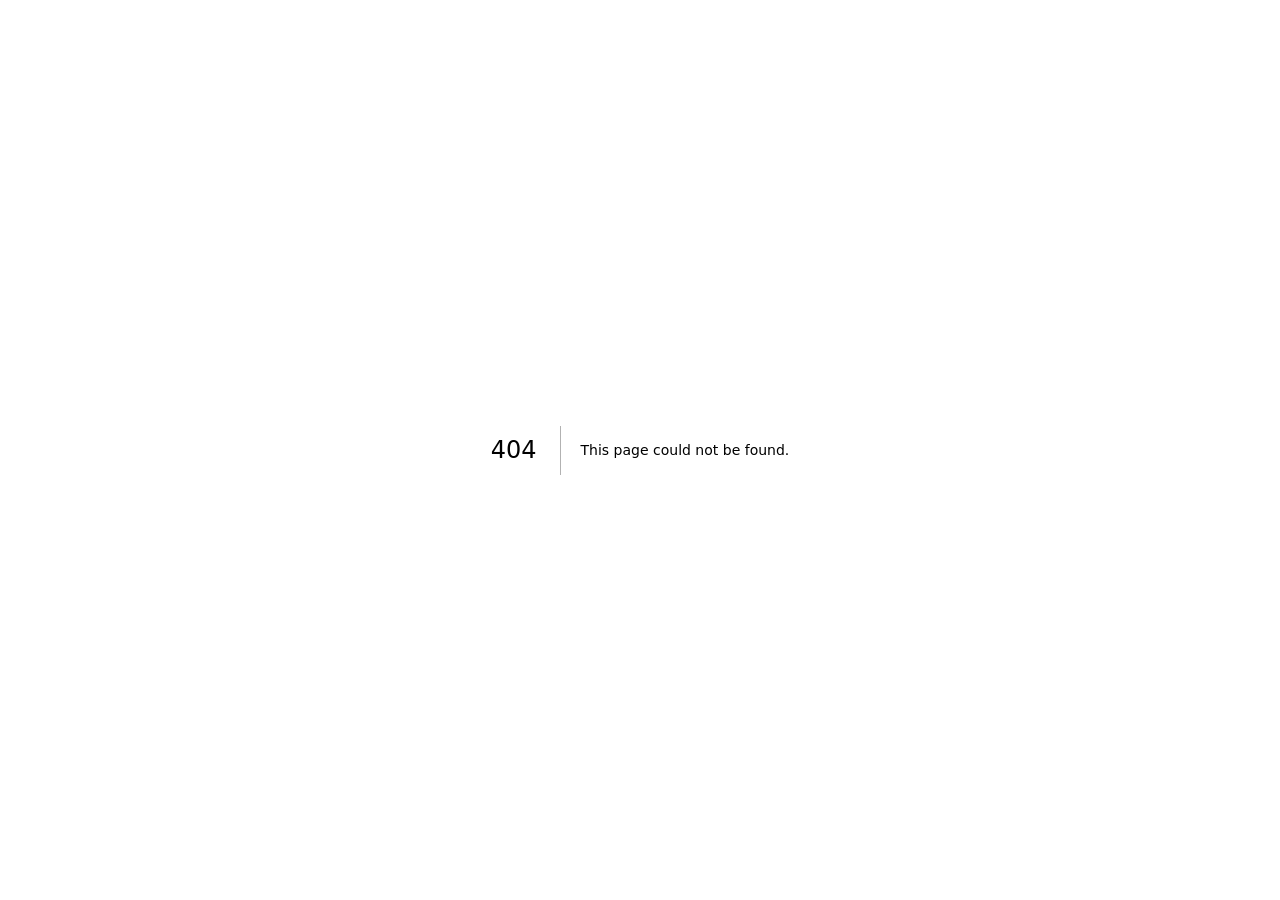
<file: 404/index.html>
<!DOCTYPE html><html lang="pt-BR" class="sora_fbe13bf1-module__L_RVWW__variable geist_mono_8d43a2aa-module__8Li5zG__variable h-full antialiased dark"><head><meta charSet="utf-8"/><meta name="viewport" content="width=device-width, initial-scale=1"/><link rel="stylesheet" href="/_next/static/chunks/339jey_dzg__c.css" data-precedence="next"/><link rel="preload" as="script" fetchPriority="low" href="/_next/static/chunks/2xifrx2245bdj.js"/><script src="/_next/static/chunks/22looll5q1d3y.js" async=""></script><script src="/_next/static/chunks/2lm6ee1ot3_cu.js" async=""></script><script src="/_next/static/chunks/turbopack-1yhm5_68nb4sk.js" async=""></script><script src="/_next/static/chunks/0h2qsuyze9ds1.js" async=""></script><meta name="robots" content="noindex"/><meta name="theme-color" content="#020317"/><meta name="color-scheme" content="dark"/><title>Moto que Rende | Aprenda a transformar uma moto em fonte de renda</title><meta name="description" content="Aprenda a estruturar uma operação de locação de motos, do investimento à gestão e divulgação."/><meta property="og:title" content="Moto que Rende"/><meta property="og:description" content="Aprenda a transformar uma moto em fonte de renda com um método prático e completo."/><meta property="og:locale" content="pt_BR"/><meta property="og:image" content="https://motoquerende.online/logo-motoquerende.webp"/><meta property="og:image:width" content="1250"/><meta property="og:image:height" content="220"/><meta property="og:image:alt" content="Moto que Rende"/><meta property="og:type" content="website"/><meta name="twitter:card" content="summary_large_image"/><meta name="twitter:title" content="Moto que Rende"/><meta name="twitter:description" content="Aprenda a transformar uma moto em fonte de renda com um método prático e completo."/><meta name="twitter:image" content="https://motoquerende.online/logo-motoquerende.webp"/><meta name="twitter:image:alt" content="Moto que Rende"/><meta name="twitter:image:width" content="1250"/><meta name="twitter:image:height" content="220"/><link rel="icon" href="/favicon.ico?favicon.3h5obe7b50gec.ico" sizes="256x256" type="image/x-icon"/><meta name="next-size-adjust" content=""/><title>404: This page could not be found.</title><script src="/_next/static/chunks/0cz1d0mv5g_q7.js" noModule=""></script></head><body class="flex min-h-full flex-col overflow-x-hidden"><div hidden=""><!--$--><!--/$--></div><div style="font-family:system-ui,&quot;Segoe UI&quot;,Roboto,Helvetica,Arial,sans-serif,&quot;Apple Color Emoji&quot;,&quot;Segoe UI Emoji&quot;;height:100vh;text-align:center;display:flex;flex-direction:column;align-items:center;justify-content:center"><div><style>body{color:#000;background:#fff;margin:0}.next-error-h1{border-right:1px solid rgba(0,0,0,.3)}@media (prefers-color-scheme:dark){body{color:#fff;background:#000}.next-error-h1{border-right:1px solid rgba(255,255,255,.3)}}</style><h1 class="next-error-h1" style="display:inline-block;margin:0 20px 0 0;padding:0 23px 0 0;font-size:24px;font-weight:500;vertical-align:top;line-height:49px">404</h1><div style="display:inline-block"><h2 style="font-size:14px;font-weight:400;line-height:49px;margin:0">This page could not be found.</h2></div></div></div><!--$--><!--/$--><script src="/_next/static/chunks/2xifrx2245bdj.js" id="_R_" async=""></script><script>(self.__next_f=self.__next_f||[]).push([0])</script><script>self.__next_f.push([1,"1:\"$Sreact.fragment\"\n2:I[39756,[\"/_next/static/chunks/0h2qsuyze9ds1.js\"],\"default\"]\n3:I[37457,[\"/_next/static/chunks/0h2qsuyze9ds1.js\"],\"default\"]\n4:I[97367,[\"/_next/static/chunks/0h2qsuyze9ds1.js\"],\"OutletBoundary\"]\n5:\"$Sreact.suspense\"\n8:I[97367,[\"/_next/static/chunks/0h2qsuyze9ds1.js\"],\"ViewportBoundary\"]\na:I[97367,[\"/_next/static/chunks/0h2qsuyze9ds1.js\"],\"MetadataBoundary\"]\nc:I[68027,[\"/_next/static/chunks/0h2qsuyze9ds1.js\"],\"default\",1]\n:HL[\"/_next/static/chunks/339jey_dzg__c.css\",\"style\"]\n7:X\n0:{\"P\":null,\"c\":[\"\",\"_not-found\",\"\"],\"q\":\"\",\"i\":false,\"f\":[[[\"\",{\"children\":[\"/_not-found\",{\"children\":[\"__PAGE__\",{},\"$undefined\",\"$undefined\",4608]},\"$undefined\",\"$undefined\",4608]},\"$undefined\",\"$undefined\",4624],[[\"$\",\"$1\",\"c\",{\"children\":[[[\"$\",\"link\",\"0\",{\"rel\":\"stylesheet\",\"href\":\"/_next/static/chunks/339jey_dzg__c.css\",\"precedence\":\"next\",\"crossOrigin\":\"$undefined\",\"nonce\":\"$undefined\"}],[\"$\",\"script\",\"script-0\",{\"src\":\"/_next/static/chunks/0h2qsuyze9ds1.js\",\"async\":true,\"nonce\":\"$undefined\"}]],[\"$\",\"html\",null,{\"lang\":\"pt-BR\",\"className\":\"sora_fbe13bf1-module__L_RVWW__variable geist_mono_8d43a2aa-module__8Li5zG__variable h-full antialiased dark\",\"children\":[\"$\",\"body\",null,{\"className\":\"flex min-h-full flex-col overflow-x-hidden\",\"children\":[\"$\",\"$L2\",null,{\"parallelRouterKey\":\"children\",\"error\":\"$undefined\",\"errorStyles\":\"$undefined\",\"errorScripts\":\"$undefined\",\"template\":[\"$\",\"$L3\",null,{}],\"templateStyles\":\"$undefined\",\"templateScripts\":\"$undefined\",\"notFound\":[[[\"$\",\"title\",null,{\"children\":\"404: This page could not be found.\"}],[\"$\",\"div\",null,{\"style\":{\"fontFamily\":\"system-ui,\\\"Segoe UI\\\",Roboto,Helvetica,Arial,sans-serif,\\\"Apple Color Emoji\\\",\\\"Segoe UI Emoji\\\"\",\"height\":\"100vh\",\"textAlign\":\"center\",\"display\":\"flex\",\"flexDirection\":\"column\",\"alignItems\":\"center\",\"justifyContent\":\"center\"},\"children\":[\"$\",\"div\",null,{\"children\":[[\"$\",\"style\",null,{\"dangerouslySetInnerHTML\":{\"__html\":\"body{color:#000;background:#fff;margin:0}.next-error-h1{border-right:1px solid rgba(0,0,0,.3)}@media (prefers-color-scheme:dark){body{color:#fff;background:#000}.next-error-h1{border-right:1px solid rgba(255,255,255,.3)}}\"}}],[\"$\",\"h1\",null,{\"className\":\"next-error-h1\",\"style\":{\"display\":\"inline-block\",\"margin\":\"0 20px 0 0\",\"padding\":\"0 23px 0 0\",\"fontSize\":24,\"fontWeight\":500,\"verticalAlign\":\"top\",\"lineHeight\":\"49px\"},\"children\":404}],[\"$\",\"div\",null,{\"style\":{\"display\":\"inline-block\"},\"children\":[\"$\",\"h2\",null,{\"style\":{\"fontSize\":14,\"fontWeight\":400,\"lineHeight\":\"49px\",\"margin\":0},\"children\":\"This page could not be found.\"}]}]]}]}]],[]],\"forbidden\":\"$undefined\",\"unauthorized\":\"$undefined\"}]}]}]]}],{\"children\":[[\"$\",\"$1\",\"c\",{\"children\":[null,[\"$\",\"$L2\",null,{\"parallelRouterKey\":\"children\",\"error\":\"$undefined\",\"errorStyles\":\"$undefined\",\"errorScripts\":\"$undefined\",\"template\":[\"$\",\"$L3\",null,{}],\"templateStyles\":\"$undefined\",\"templateScripts\":\"$undefined\",\"notFound\":\"$undefined\",\"forbidden\":\"$undefined\",\"unauthorized\":\"$undefined\"}]]}],{\"children\":[[\"$\",\"$1\",\"c\",{\"children\":[[[\"$\",\"title\",null,{\"children\":\"404: This page could not be found.\"}],[\"$\",\"div\",null,{\"style\":\"$0:f:0:1:0:props:children:1:props:children:props:children:props:notFound:0:1:props:style\",\"children\":[\"$\",\"div\",null,{\"children\":[[\"$\",\"style\",null,{\"dangerouslySetInnerHTML\":{\"__html\":\"body{color:#000;background:#fff;margin:0}.next-error-h1{border-right:1px solid rgba(0,0,0,.3)}@media (prefers-color-scheme:dark){body{color:#fff;background:#000}.next-error-h1{border-right:1px solid rgba(255,255,255,.3)}}\"}}],[\"$\",\"h1\",null,{\"className\":\"next-error-h1\",\"style\":\"$0:f:0:1:0:props:children:1:props:children:props:children:props:notFound:0:1:props:children:props:children:1:props:style\",\"children\":404}],[\"$\",\"div\",null,{\"style\":\"$0:f:0:1:0:props:children:1:props:children:props:children:props:notFound:0:1:props:children:props:children:2:props:style\",\"children\":[\"$\",\"h2\",null,{\"style\":\"$0:f:0:1:0:props:children:1:props:children:props:children:props:notFound:0:1:props:children:props:children:2:props:children:props:style\",\"children\":\"This page could not be found.\"}]}]]}]}]],null,[\"$\",\"$L4\",null,{\"children\":[\"$\",\"$5\",null,{\"name\":\"Next.MetadataOutlet\",\"children\":\"$@6\"}]}]]}],{},null,false,null]},null,false,\"$7\"]},null,false,null],[\"$\",\"$1\",\"h\",{\"children\":[[\"$\",\"meta\",null,{\"name\":\"robots\",\"content\":\"noindex\"}],[\"$\",\"$L8\",null,{\"children\":\"$L9\"}],[\"$\",\"div\",null,{\"hidden\":true,\"children\":[\"$\",\"$La\",null,{\"children\":[\"$\",\"$5\",null,{\"name\":\"Next.Metadata\",\"children\":\"$Lb\"}]}]}],[\"$\",\"meta\",null,{\"name\":\"next-size-adjust\",\"content\":\"\"}]]}],false]],\"m\":\"$undefined\",\"G\":[\"$c\",[[\"$\",\"link\",\"0\",{\"rel\":\"stylesheet\",\"href\":\"/_next/static/chunks/339jey_dzg__c.css\",\"precedence\":\"next\",\"crossOrigin\":\"$undefined\",\"nonce\":\"$undefined\"}]]],\"S\":true,\"h\":null,\"r\":\"$undefined\",\"s\":\"$undefined\",\"a\":\"$undefined\",\"l\":\"$undefined\",\"p\":\"$undefined\",\"d\":\"$undefined\",\"b\":\"NovC9GXMz7LhCtL8AcQiL\"}\n7:C\n9:[[\"$\",\"meta\",\"0\",{\"charSet\":\"utf-8\"}],[\"$\",\"meta\",\"1\",{\"name\":\"viewport\",\"content\":\"width=device-width, initial-scale=1\"}],[\"$\",\"meta\",\"2\",{\"name\":\"theme-color\",\"content\":\"#020317\"}],[\"$\",\"meta\",\"3\",{\"name\":\"color-scheme\",\"content\":\"dark\"}]]\nd:I[27201,[\"/_next/static/chunks/0h2qsuyze9ds1.js\"],\"IconMark\"]\n6:null\nb:[[\"$\",\"title\",\"0\",{\"children\":\"Moto que Rende | Aprenda a transformar uma moto em fonte de renda\"}],[\"$\",\"meta\",\"1\",{\"name\":\"description\",\"content\":\"Aprenda a estruturar uma operação de locação de motos, do investimento à gestão e divulgação.\"}],[\"$\",\"meta\",\"2\",{\"property\":\"og:title\",\"content\":\"Moto que Rende\"}],[\"$\",\"meta\",\"3\",{\"property\":\"og:description\",\"content\":\"Aprenda a transformar uma moto em fonte de renda com um método prático e completo.\"}],[\"$\",\"meta\",\"4\",{\"property\":\"og:locale\",\"content\":\"pt_BR\"}],[\"$\",\"meta\",\"5\",{\"property\":\"og:image\",\"content\":\"https://motoquerende.online/logo-motoquerende.webp\"}],[\"$\",\"meta\",\"6\",{\"property\":\"og:image:width\",\"content\":\"1250\"}],[\"$\",\"meta\",\"7\",{\"property\":\"og:image:height\",\"content\":\"220\"}],[\"$\",\"meta\",\"8\",{\"property\":\"og:image:alt\",\"content\":\"Moto que Rende\"}],[\"$\",\"meta\",\"9\",{\"property\":\"og:type\",\"content\":\"website\"}],[\"$\",\"meta\",\"10\",{\"name\":\"twitter:card\",\"content\":\"summary_large_image\"}],[\"$\",\"meta\",\"11\",{\"name\":\"twitter:title\",\"content\":\"Moto que Rende\"}],[\"$\",\"meta\",\"12\",{\"name\":\"twitter:description\",\"content\":\"Aprenda a transformar uma moto em fonte de renda com um método prático e completo.\"}],[\"$\",\"meta\",\"13\",{\"name\":\"twitter:image\",\"content\":\"https://motoquerende.online/logo-motoquerende.webp\"}],[\"$\",\"meta\",\"14\",{\"name\":\"twitter:image:alt\",\"content\":\"Moto que Rende\"}],[\"$\",\"meta\",\"15\",{\"name\":\"twitter:image:width\",\"content\":\"1250\"}],[\"$\",\"meta\",\"16\",{\"name\":\"twitter:image:height\",\"content\":\"220\"}],[\"$\",\"link\",\"17\",{\"rel\":\"icon\",\"href\":\"/favicon.ico?favicon.3h5obe7b50gec.ico\",\"sizes\":\"256x256\",\"type\":\"image/x-icon\"}],[\"$\",\"$Ld\",\"18\",{}]]\n"])</script></body></html>
</file>
<file: _next/static/chunks/339jey_dzg__c.css>
@font-face{font-family:Sora;font-style:normal;font-weight:100 800;font-display:swap;src:url(../media/b886574ba42c3409-s.1_wjncogyh-s7.woff2)format("woff2");unicode-range:U+100-2BA,U+2BD-2C5,U+2C7-2CC,U+2CE-2D7,U+2DD-2FF,U+304,U+308,U+329,U+1D00-1DBF,U+1E00-1E9F,U+1EF2-1EFF,U+2020,U+20A0-20AB,U+20AD-20C4,U+2113,U+2C60-2C7F,U+A720-A7FF}@font-face{font-family:Sora;font-style:normal;font-weight:100 800;font-display:swap;src:url(../media/c41ca59f1c34ba31-s.p.2y2uoi4t910qy.woff2)format("woff2");unicode-range:U+??,U+131,U+152-153,U+2BB-2BC,U+2C6,U+2DA,U+2DC,U+304,U+308,U+329,U+2000-206F,U+20AC,U+2122,U+2191,U+2193,U+2212,U+2215,U+FEFF,U+FFFD}@font-face{font-family:Sora Fallback;src:local(Arial);ascent-override:85.29%;descent-override:25.5%;line-gap-override:0.0%;size-adjust:113.73%}.sora_fbe13bf1-module__L_RVWW__className{font-family:Sora,Sora Fallback;font-style:normal}.sora_fbe13bf1-module__L_RVWW__variable{--font-sora:"Sora", "Sora Fallback"}
@font-face{font-family:Geist Mono;font-style:normal;font-weight:100 900;font-display:swap;src:url(../media/5ce348bf30bf5439-s.31988l_ccedte.woff2)format("woff2");unicode-range:U+460-52F,U+1C80-1C8A,U+20B4,U+2DE0-2DFF,U+A640-A69F,U+FE2E-FE2F}@font-face{font-family:Geist Mono;font-style:normal;font-weight:100 900;font-display:swap;src:url(../media/4fa387ec64143e14-s.2tuy5pz7dlieh.woff2)format("woff2");unicode-range:U+301,U+400-45F,U+490-491,U+4B0-4B1,U+2116}@font-face{font-family:Geist Mono;font-style:normal;font-weight:100 900;font-display:swap;src:url(../media/6306c77e7c8268e4-s.2dbetqa9o8jxf.woff2)format("woff2");unicode-range:U+2000-2001,U+2004-2008,U+200A,U+23B8-23BD,U+2500-259F}@font-face{font-family:Geist Mono;font-style:normal;font-weight:100 900;font-display:swap;src:url(../media/7d817b4c03b0c5f1-s.1uyisp29ctx0d.woff2)format("woff2");unicode-range:U+102-103,U+110-111,U+128-129,U+168-169,U+1A0-1A1,U+1AF-1B0,U+300-301,U+303-304,U+308-309,U+323,U+329,U+1EA0-1EF9,U+20AB}@font-face{font-family:Geist Mono;font-style:normal;font-weight:100 900;font-display:swap;src:url(../media/bbc41e54d2fcbd21-s.1rgnod-3esatf.woff2)format("woff2");unicode-range:U+100-2BA,U+2BD-2C5,U+2C7-2CC,U+2CE-2D7,U+2DD-2FF,U+304,U+308,U+329,U+1D00-1DBF,U+1E00-1E9F,U+1EF2-1EFF,U+2020,U+20A0-20AB,U+20AD-20C4,U+2113,U+2C60-2C7F,U+A720-A7FF}@font-face{font-family:Geist Mono;font-style:normal;font-weight:100 900;font-display:swap;src:url(../media/797e433ab948586e-s.p.0r6juujl39pe6.woff2)format("woff2");unicode-range:U+??,U+131,U+152-153,U+2BB-2BC,U+2C6,U+2DA,U+2DC,U+304,U+308,U+329,U+2000-206F,U+20AC,U+2122,U+2191,U+2193,U+2212,U+2215,U+FEFF,U+FFFD}@font-face{font-family:Geist Mono Fallback;src:local(Arial);ascent-override:74.67%;descent-override:21.92%;line-gap-override:0.0%;size-adjust:134.59%}.geist_mono_8d43a2aa-module__8Li5zG__className{font-family:Geist Mono,Geist Mono Fallback;font-style:normal}.geist_mono_8d43a2aa-module__8Li5zG__variable{--font-geist-mono:"Geist Mono", "Geist Mono Fallback"}
@layer properties{@supports (((-webkit-hyphens:none)) and (not (margin-trim:inline))) or ((-moz-orient:inline) and (not (color:rgb(from red r g b)))){:root,:host{--shimmer-angle:20deg}*,:before,:after,::backdrop{--tw-scale-x:1;--tw-scale-y:1;--tw-scale-z:1;--tw-border-style:solid;--tw-gradient-position:initial;--tw-gradient-from:#0000;--tw-gradient-via:#0000;--tw-gradient-to:#0000;--tw-gradient-stops:initial;--tw-gradient-via-stops:initial;--tw-gradient-from-position:0%;--tw-gradient-via-position:50%;--tw-gradient-to-position:100%;--tw-leading:initial;--tw-font-weight:initial;--tw-tracking:initial;--tw-shadow:0 0 #0000;--tw-shadow-color:initial;--tw-shadow-alpha:100%;--tw-inset-shadow:0 0 #0000;--tw-inset-shadow-color:initial;--tw-inset-shadow-alpha:100%;--tw-ring-color:initial;--tw-ring-shadow:0 0 #0000;--tw-inset-ring-color:initial;--tw-inset-ring-shadow:0 0 #0000;--tw-ring-inset:initial;--tw-ring-offset-width:0px;--tw-ring-offset-color:#fff;--tw-ring-offset-shadow:0 0 #0000;--tw-outline-style:solid;--tw-blur:initial;--tw-brightness:initial;--tw-contrast:initial;--tw-grayscale:initial;--tw-hue-rotate:initial;--tw-invert:initial;--tw-opacity:initial;--tw-saturate:initial;--tw-sepia:initial;--tw-drop-shadow:initial;--tw-drop-shadow-color:initial;--tw-drop-shadow-alpha:100%;--tw-drop-shadow-size:initial;--tw-backdrop-blur:initial;--tw-backdrop-brightness:initial;--tw-backdrop-contrast:initial;--tw-backdrop-grayscale:initial;--tw-backdrop-hue-rotate:initial;--tw-backdrop-invert:initial;--tw-backdrop-opacity:initial;--tw-backdrop-saturate:initial;--tw-backdrop-sepia:initial;--tw-duration:initial;--tw-ease:initial;--tw-translate-x:0;--tw-translate-y:0;--tw-translate-z:0;--tw-content:"";--tw-animation-delay:0s;--tw-animation-direction:normal;--tw-animation-duration:initial;--tw-animation-fill-mode:none;--tw-animation-iteration-count:1;--tw-enter-blur:0;--tw-enter-opacity:1;--tw-enter-rotate:0;--tw-enter-scale:1;--tw-enter-translate-x:0;--tw-enter-translate-y:0;--tw-exit-blur:0;--tw-exit-opacity:1;--tw-exit-rotate:0;--tw-exit-scale:1;--tw-exit-translate-x:0;--tw-exit-translate-y:0;--scroll-fade-t:0px;--scroll-fade-b:0px;--scroll-fade-s:0px;--scroll-fade-e:0px;--scroll-fade-mask:initial;--shimmer-image:initial;--shimmer-text-fill:initial}}}@layer theme{:root,:host{--color-black:#000;--color-white:#fff;--spacing:.25rem;--container-lg:32rem;--container-xl:36rem;--container-2xl:42rem;--container-3xl:48rem;--container-5xl:64rem;--container-6xl:72rem;--container-7xl:80rem;--text-xs:.75rem;--text-xs--line-height:calc(1 / .75);--text-sm:.875rem;--text-sm--line-height:calc(1.25 / .875);--text-lg:1.125rem;--text-lg--line-height:calc(1.75 / 1.125);--text-xl:1.25rem;--text-xl--line-height:calc(1.75 / 1.25);--font-weight-medium:500;--font-weight-semibold:600;--font-weight-bold:700;--font-weight-extrabold:800;--leading-tight:1.25;--leading-relaxed:1.625;--radius-md:calc(var(--radius) * .8);--ease-out:cubic-bezier(0, 0, .2, 1);--blur-xl:24px;--blur-2xl:40px;--default-transition-duration:.15s;--default-transition-timing-function:cubic-bezier(.4, 0, .2, 1);--default-font-family:var(--font-sora), system-ui, sans-serif;--default-mono-font-family:var(--font-geist-mono), monospace}}@layer base{*,:after,:before,::backdrop{box-sizing:border-box;border:0 solid;margin:0;padding:0}::file-selector-button{box-sizing:border-box;border:0 solid;margin:0;padding:0}html,:host{-webkit-text-size-adjust:100%;tab-size:4;line-height:1.5;font-family:var(--default-font-family,-apple-system, BlinkMacSystemFont, "Segoe UI", Roboto, "Helvetica Neue", "Noto Sans", Arial, sans-serif, "Apple Color Emoji", "Segoe UI Emoji", "Segoe UI Symbol", "Noto Color Emoji");font-feature-settings:var(--default-font-feature-settings,normal);font-variation-settings:var(--default-font-variation-settings,normal);-webkit-tap-highlight-color:transparent}hr{height:0;color:inherit;border-top-width:1px}abbr:where([title]){-webkit-text-decoration:underline dotted;text-decoration:underline dotted}h1,h2,h3,h4,h5,h6{font-size:inherit;font-weight:inherit}a{color:inherit;-webkit-text-decoration:inherit;-webkit-text-decoration:inherit;-webkit-text-decoration:inherit;-webkit-text-decoration:inherit;text-decoration:inherit}b,strong{font-weight:bolder}code,kbd,samp,pre{font-family:var(--default-mono-font-family,ui-monospace, SFMono-Regular, Menlo, Monaco, Consolas, "Liberation Mono", "Courier New", monospace);font-feature-settings:var(--default-mono-font-feature-settings,normal);font-variation-settings:var(--default-mono-font-variation-settings,normal);font-size:1em}small{font-size:80%}sub,sup{vertical-align:baseline;font-size:75%;line-height:0;position:relative}sub{bottom:-.25em}sup{top:-.5em}table{text-indent:0;border-color:inherit;border-collapse:collapse}:-moz-focusring:where(:not(iframe)){outline:auto}progress{vertical-align:baseline}summary{display:list-item}ol,ul,menu{list-style:none}img,svg,video,canvas,audio,iframe,embed,object{vertical-align:middle;display:block}img,video{max-width:100%;height:auto}button,input,select,optgroup,textarea{font:inherit;font-feature-settings:inherit;font-variation-settings:inherit;letter-spacing:inherit;color:inherit;opacity:1;background-color:#0000;border-radius:0}::file-selector-button{font:inherit;font-feature-settings:inherit;font-variation-settings:inherit;letter-spacing:inherit;color:inherit;opacity:1;background-color:#0000;border-radius:0}:where(select:is([multiple],[size])) optgroup{font-weight:bolder}:where(select:is([multiple],[size])) optgroup option{padding-inline-start:20px}::file-selector-button{margin-inline-end:4px}::placeholder{opacity:1}@supports (not ((-webkit-appearance:-apple-pay-button))) or (contain-intrinsic-size:1px){::placeholder{color:currentColor}@supports (color:color-mix(in lab, red, red)){::placeholder{color:color-mix(in oklab, currentcolor 50%, transparent)}}}textarea{resize:vertical}::-webkit-search-decoration{-webkit-appearance:none}::-webkit-date-and-time-value{min-height:1lh;text-align:inherit}::-webkit-datetime-edit{display:inline-flex}::-webkit-datetime-edit-fields-wrapper{padding:0}::-webkit-datetime-edit{padding-block:0}::-webkit-datetime-edit-year-field{padding-block:0}::-webkit-datetime-edit-month-field{padding-block:0}::-webkit-datetime-edit-day-field{padding-block:0}::-webkit-datetime-edit-hour-field{padding-block:0}::-webkit-datetime-edit-minute-field{padding-block:0}::-webkit-datetime-edit-second-field{padding-block:0}::-webkit-datetime-edit-millisecond-field{padding-block:0}::-webkit-datetime-edit-meridiem-field{padding-block:0}::-webkit-calendar-picker-indicator{line-height:1}:-moz-ui-invalid{box-shadow:none}button,input:where([type=button],[type=reset],[type=submit]){appearance:button}::file-selector-button{appearance:button}::-webkit-inner-spin-button{height:auto}::-webkit-outer-spin-button{height:auto}[hidden]:where(:not([hidden=until-found])){display:none!important}}@layer components;@layer utilities{.pointer-events-none{pointer-events:none}.visible{visibility:visible}.absolute{position:absolute}.fixed{position:fixed}.relative{position:relative}.static{position:static}.sticky{position:sticky}.inset-0{inset:0}.inset-x-0{inset-inline:0}.inset-x-4{inset-inline:calc(var(--spacing) * 4)}.-top-3{top:calc(var(--spacing) * -3)}.top-0{top:0}.top-4{top:calc(var(--spacing) * 4)}.top-\[24\%\]{top:24%}.top-\[68\%\]{top:68%}.right-2{right:calc(var(--spacing) * 2)}.right-3{right:calc(var(--spacing) * 3)}.right-\[-8rem\]{right:-8rem}.bottom-0{bottom:0}.bottom-1{bottom:var(--spacing)}.bottom-2{bottom:calc(var(--spacing) * 2)}.left-\[-7rem\]{left:-7rem}.isolate{isolation:isolate}.z-0{z-index:0}.z-10{z-index:10}.z-20{z-index:20}.z-30{z-index:30}.z-50{z-index:50}.mx-auto{margin-inline:auto}.-mt-2{margin-top:calc(var(--spacing) * -2)}.mt-0\.5{margin-top:calc(var(--spacing) * .5)}.mt-1{margin-top:var(--spacing)}.mt-2{margin-top:calc(var(--spacing) * 2)}.mt-2\.5{margin-top:calc(var(--spacing) * 2.5)}.mt-3{margin-top:calc(var(--spacing) * 3)}.mt-4{margin-top:calc(var(--spacing) * 4)}.mt-5{margin-top:calc(var(--spacing) * 5)}.mt-6{margin-top:calc(var(--spacing) * 6)}.mt-7{margin-top:calc(var(--spacing) * 7)}.mt-8{margin-top:calc(var(--spacing) * 8)}.mt-10{margin-top:calc(var(--spacing) * 10)}.mt-11{margin-top:calc(var(--spacing) * 11)}.mt-12{margin-top:calc(var(--spacing) * 12)}.mt-\[0\.7em\]{margin-top:.7em}.mb-2{margin-bottom:calc(var(--spacing) * 2)}.block{display:block}.contents{display:contents}.flex{display:flex}.grid{display:grid}.hidden{display:none}.inline-block{display:inline-block}.inline-flex{display:inline-flex}.aspect-\[9\/16\]{aspect-ratio:9/16}.size-3\.5{width:calc(var(--spacing) * 3.5);height:calc(var(--spacing) * 3.5)}.size-4{width:calc(var(--spacing) * 4);height:calc(var(--spacing) * 4)}.size-5{width:calc(var(--spacing) * 5);height:calc(var(--spacing) * 5)}.size-6{width:calc(var(--spacing) * 6);height:calc(var(--spacing) * 6)}.size-7{width:calc(var(--spacing) * 7);height:calc(var(--spacing) * 7)}.size-8{width:calc(var(--spacing) * 8);height:calc(var(--spacing) * 8)}.size-9{width:calc(var(--spacing) * 9);height:calc(var(--spacing) * 9)}.size-14{width:calc(var(--spacing) * 14);height:calc(var(--spacing) * 14)}.size-full{width:100%;height:100%}.h-1{height:var(--spacing)}.h-2{height:calc(var(--spacing) * 2)}.h-6{height:calc(var(--spacing) * 6)}.h-7{height:calc(var(--spacing) * 7)}.h-8{height:calc(var(--spacing) * 8)}.h-9{height:calc(var(--spacing) * 9)}.h-\[28rem\]{height:28rem}.h-auto{height:auto}.h-full{height:100%}.min-h-10{min-height:calc(var(--spacing) * 10)}.min-h-11{min-height:calc(var(--spacing) * 11)}.min-h-13{min-height:calc(var(--spacing) * 13)}.min-h-16{min-height:calc(var(--spacing) * 16)}.min-h-\[218px\]{min-height:218px}.min-h-full{min-height:100%}.min-h-screen{min-height:100vh}.w-\[112px\]{width:112px}.w-\[min\(94\%\,24rem\)\]{width:min(94%,24rem)}.w-fit{width:fit-content}.w-full{width:100%}.max-w-2xl{max-width:var(--container-2xl)}.max-w-3xl{max-width:var(--container-3xl)}.max-w-5xl{max-width:var(--container-5xl)}.max-w-6xl{max-width:var(--container-6xl)}.max-w-7xl{max-width:var(--container-7xl)}.max-w-\[18rem\]{max-width:18rem}.max-w-\[19rem\]{max-width:19rem}.max-w-\[220px\]{max-width:220px}.max-w-\[270px\]{max-width:270px}.max-w-\[420px\]{max-width:420px}.max-w-\[520px\]{max-width:520px}.max-w-\[540px\]{max-width:540px}.max-w-\[560px\]{max-width:560px}.max-w-\[600px\]{max-width:600px}.max-w-full{max-width:100%}.max-w-lg{max-width:var(--container-lg)}.max-w-xl{max-width:var(--container-xl)}.min-w-0{min-width:0}.flex-1{flex:1}.shrink-0{flex-shrink:0}.scale-125{--tw-scale-x:125%;--tw-scale-y:125%;--tw-scale-z:125%;scale:var(--tw-scale-x) var(--tw-scale-y)}.rotate-180{rotate:180deg}.cursor-pointer{cursor:pointer}.scroll-mt-6{scroll-margin-top:calc(var(--spacing) * 6)}.grid-cols-1{grid-template-columns:repeat(1,minmax(0,1fr))}.grid-cols-3{grid-template-columns:repeat(3,minmax(0,1fr))}.flex-col{flex-direction:column}.flex-wrap{flex-wrap:wrap}.items-center{align-items:center}.items-end{align-items:flex-end}.items-start{align-items:flex-start}.items-stretch{align-items:stretch}.justify-between{justify-content:space-between}.justify-center{justify-content:center}.gap-1{gap:var(--spacing)}.gap-1\.5{gap:calc(var(--spacing) * 1.5)}.gap-2{gap:calc(var(--spacing) * 2)}.gap-3{gap:calc(var(--spacing) * 3)}.gap-4{gap:calc(var(--spacing) * 4)}.gap-5{gap:calc(var(--spacing) * 5)}.gap-7{gap:calc(var(--spacing) * 7)}.gap-x-6{column-gap:calc(var(--spacing) * 6)}.gap-y-3{row-gap:calc(var(--spacing) * 3)}.overflow-hidden{overflow:hidden}.overflow-visible{overflow:visible}.overflow-x-hidden{overflow-x:hidden}.rounded-2xl{border-radius:calc(var(--radius) * 1.8)}.rounded-\[10px\]{border-radius:10px}.rounded-\[20px\]{border-radius:20px}.rounded-\[26px\]{border-radius:26px}.rounded-\[min\(var\(--radius-md\)\,10px\)\]{border-radius:min(var(--radius-md), 10px)}.rounded-\[min\(var\(--radius-md\)\,12px\)\]{border-radius:min(var(--radius-md), 12px)}.rounded-full{border-radius:3.40282e38px}.rounded-lg{border-radius:var(--radius)}.rounded-md{border-radius:calc(var(--radius) * .8)}.rounded-xl{border-radius:calc(var(--radius) * 1.4)}.border{border-style:var(--tw-border-style);border-width:1px}.border-0{border-style:var(--tw-border-style);border-width:0}.border-2{border-style:var(--tw-border-style);border-width:2px}.border-y{border-block-style:var(--tw-border-style);border-block-width:1px}.border-t{border-top-style:var(--tw-border-style);border-top-width:1px}.border-b{border-bottom-style:var(--tw-border-style);border-bottom-width:1px}.border-\[\#5CF03A\]{border-color:#5cf03a}.border-\[\#5CF03A\]\/25{border-color:#5cf03a40;border-color:lab(84.5378% -64.1192 69.2565/.25)}.border-\[\#5CF03A\]\/30{border-color:#5cf03a4d;border-color:lab(84.5378% -64.1192 69.2565/.3)}.border-\[\#5CF03A\]\/35{border-color:#5cf03a59;border-color:lab(84.5378% -64.1192 69.2565/.35)}.border-\[\#8DFA4A\]{border-color:#8dfa4a}.border-\[\#55f33d\]{border-color:#55f33d}.border-border{border-color:var(--border)}.border-transparent{border-color:#0000}.border-white\/10{border-color:#ffffff1a}@supports (color:color-mix(in lab, red, red)){.border-white\/10{border-color:color-mix(in oklab, var(--color-white) 10%, transparent)}}.border-white\/12{border-color:#ffffff1f}@supports (color:color-mix(in lab, red, red)){.border-white\/12{border-color:color-mix(in oklab, var(--color-white) 12%, transparent)}}.border-white\/15{border-color:#ffffff26}@supports (color:color-mix(in lab, red, red)){.border-white\/15{border-color:color-mix(in oklab, var(--color-white) 15%, transparent)}}.bg-\[\#0B3D0B\]{background-color:#0b3d0b}.bg-\[\#0B3D0B\]\/22{background-color:#0b3d0b38;background-color:lab(21.7266% -25.4427 24.31/.22)}.bg-\[\#0B3D0B\]\/55{background-color:#0b3d0b8c;background-color:lab(21.7266% -25.4427 24.31/.55)}.bg-\[\#5CF03A\]{background-color:#5cf03a}.bg-\[\#5CF03A\]\/8{background-color:#5cf03a14;background-color:lab(84.5378% -64.1192 69.2565/.08)}.bg-\[\#5CF03A\]\/10{background-color:#5cf03a1a;background-color:lab(84.5378% -64.1192 69.2565/.1)}.bg-\[\#5CF03A\]\/12{background-color:#5cf03a1f;background-color:lab(84.5378% -64.1192 69.2565/.12)}.bg-\[\#080b21\]{background-color:#080b21}.bg-\[\#010212\]{background-color:#010212}.bg-\[\#010213\]\/92{background-color:#010213eb;background-color:lab(.810694% 1.74616 -7.49899/.92)}.bg-\[\#020317\]{background-color:#020317}.bg-\[\#020317\]\/94{background-color:#020317f0;background-color:lab(1.18083% 2.34496 -9.69573/.94)}.bg-background{background-color:var(--background)}.bg-black\/65{background-color:#000000a6}@supports (color:color-mix(in lab, red, red)){.bg-black\/65{background-color:color-mix(in oklab, var(--color-black) 65%, transparent)}}.bg-destructive\/10{background-color:var(--destructive)}@supports (color:color-mix(in lab, red, red)){.bg-destructive\/10{background-color:color-mix(in oklab, var(--destructive) 10%, transparent)}}.bg-neon{background-color:#5cf03a}.bg-primary{background-color:var(--primary)}.bg-secondary{background-color:var(--secondary)}.bg-white\/10{background-color:#ffffff1a}@supports (color:color-mix(in lab, red, red)){.bg-white\/10{background-color:color-mix(in oklab, var(--color-white) 10%, transparent)}}.bg-white\/25{background-color:#ffffff40}@supports (color:color-mix(in lab, red, red)){.bg-white\/25{background-color:color-mix(in oklab, var(--color-white) 25%, transparent)}}.bg-white\/\[0\.035\]{background-color:#ffffff09}@supports (color:color-mix(in lab, red, red)){.bg-white\/\[0\.035\]{background-color:color-mix(in oklab, var(--color-white) 3.5%, transparent)}}.bg-gradient-to-t{--tw-gradient-position:to top in oklab;background-image:linear-gradient(var(--tw-gradient-stops))}.bg-\[linear-gradient\(110deg\,rgba\(20\,69\,9\,0\.72\)_0\%\,rgba\(6\,38\,5\,0\.92\)_48\%\,rgba\(4\,28\,4\,0\.96\)_100\%\)\]{background-image:linear-gradient(110deg,#144509b8 0%,#062605eb 48%,#041c04f5 100%)}.bg-\[linear-gradient\(145deg\,rgba\(9\,21\,34\,0\.98\)\,rgba\(4\,7\,27\,0\.98\)\)\]{background-image:linear-gradient(145deg,#091522fa,#04071bfa)}.from-black\/80{--tw-gradient-from:#000c}@supports (color:color-mix(in lab, red, red)){.from-black\/80{--tw-gradient-from:color-mix(in oklab, var(--color-black) 80%, transparent)}}.from-black\/80{--tw-gradient-stops:var(--tw-gradient-via-stops,var(--tw-gradient-position), var(--tw-gradient-from) var(--tw-gradient-from-position), var(--tw-gradient-to) var(--tw-gradient-to-position))}.from-black\/85{--tw-gradient-from:#000000d9}@supports (color:color-mix(in lab, red, red)){.from-black\/85{--tw-gradient-from:color-mix(in oklab, var(--color-black) 85%, transparent)}}.from-black\/85{--tw-gradient-stops:var(--tw-gradient-via-stops,var(--tw-gradient-position), var(--tw-gradient-from) var(--tw-gradient-from-position), var(--tw-gradient-to) var(--tw-gradient-to-position))}.via-black\/35{--tw-gradient-via:#00000059}@supports (color:color-mix(in lab, red, red)){.via-black\/35{--tw-gradient-via:color-mix(in oklab, var(--color-black) 35%, transparent)}}.via-black\/35{--tw-gradient-via-stops:var(--tw-gradient-position), var(--tw-gradient-from) var(--tw-gradient-from-position), var(--tw-gradient-via) var(--tw-gradient-via-position), var(--tw-gradient-to) var(--tw-gradient-to-position);--tw-gradient-stops:var(--tw-gradient-via-stops)}.to-transparent{--tw-gradient-to:transparent;--tw-gradient-stops:var(--tw-gradient-via-stops,var(--tw-gradient-position), var(--tw-gradient-from) var(--tw-gradient-from-position), var(--tw-gradient-to) var(--tw-gradient-to-position))}.bg-clip-padding{background-clip:padding-box}.object-contain{object-fit:contain}.object-cover{object-fit:cover}.object-bottom{object-position:bottom}.object-center{object-position:center}.p-4{padding:calc(var(--spacing) * 4)}.p-5{padding:calc(var(--spacing) * 5)}.p-6{padding:calc(var(--spacing) * 6)}.px-2{padding-inline:calc(var(--spacing) * 2)}.px-2\.5{padding-inline:calc(var(--spacing) * 2.5)}.px-3{padding-inline:calc(var(--spacing) * 3)}.px-4{padding-inline:calc(var(--spacing) * 4)}.px-5{padding-inline:calc(var(--spacing) * 5)}.py-1{padding-block:var(--spacing)}.py-1\.5{padding-block:calc(var(--spacing) * 1.5)}.py-2{padding-block:calc(var(--spacing) * 2)}.py-2\.5{padding-block:calc(var(--spacing) * 2.5)}.py-3\.5{padding-block:calc(var(--spacing) * 3.5)}.py-4{padding-block:calc(var(--spacing) * 4)}.py-6{padding-block:calc(var(--spacing) * 6)}.py-7{padding-block:calc(var(--spacing) * 7)}.py-8{padding-block:calc(var(--spacing) * 8)}.py-16{padding-block:calc(var(--spacing) * 16)}.py-20{padding-block:calc(var(--spacing) * 20)}.pt-3{padding-top:calc(var(--spacing) * 3)}.pt-5{padding-top:calc(var(--spacing) * 5)}.pt-12{padding-top:calc(var(--spacing) * 12)}.pb-5{padding-bottom:calc(var(--spacing) * 5)}.pb-28{padding-bottom:calc(var(--spacing) * 28)}.pb-\[max\(12px\,env\(safe-area-inset-bottom\)\)\]{padding-bottom:max(12px, env(safe-area-inset-bottom))}.text-center{text-align:center}.text-left{text-align:left}.text-lg{font-size:var(--text-lg);line-height:var(--tw-leading,var(--text-lg--line-height))}.text-sm{font-size:var(--text-sm);line-height:var(--tw-leading,var(--text-sm--line-height))}.text-xs{font-size:var(--text-xs);line-height:var(--tw-leading,var(--text-xs--line-height))}.text-\[0\.8rem\]{font-size:.8rem}.text-\[5\.8rem\]{font-size:5.8rem}.text-\[10px\]{font-size:10px}.text-\[11px\]{font-size:11px}.text-\[15px\]{font-size:15px}.text-\[clamp\(1\.8rem\,4vw\,3rem\)\]{font-size:clamp(1.8rem,4vw,3rem)}.text-\[clamp\(1\.35rem\,5vw\,2rem\)\]{font-size:clamp(1.35rem,5vw,2rem)}.text-\[clamp\(1\.75rem\,4\.2vw\,2\.75rem\)\]{font-size:clamp(1.75rem,4.2vw,2.75rem)}.text-\[clamp\(1\.625rem\,4vw\,2\.5rem\)\]{font-size:clamp(1.625rem,4vw,2.5rem)}.text-\[clamp\(2rem\,4vw\,3\.4rem\)\]{font-size:clamp(2rem,4vw,3.4rem)}.text-\[clamp\(3\.5rem\,14vw\,5\.25rem\)\]{font-size:clamp(3.5rem,14vw,5.25rem)}.leading-\[1\.1\]{--tw-leading:1.1;line-height:1.1}.leading-\[1\.5\]{--tw-leading:1.5;line-height:1.5}.leading-\[1\.12\]{--tw-leading:1.12;line-height:1.12}.leading-\[1\.13\]{--tw-leading:1.13;line-height:1.13}.leading-\[1\.18\]{--tw-leading:1.18;line-height:1.18}.leading-none{--tw-leading:1;line-height:1}.leading-relaxed{--tw-leading:var(--leading-relaxed);line-height:var(--leading-relaxed)}.leading-tight{--tw-leading:var(--leading-tight);line-height:var(--leading-tight)}.font-bold{--tw-font-weight:var(--font-weight-bold);font-weight:var(--font-weight-bold)}.font-extrabold{--tw-font-weight:var(--font-weight-extrabold);font-weight:var(--font-weight-extrabold)}.font-medium{--tw-font-weight:var(--font-weight-medium);font-weight:var(--font-weight-medium)}.font-semibold{--tw-font-weight:var(--font-weight-semibold);font-weight:var(--font-weight-semibold)}.tracking-\[-0\.02em\]{--tw-tracking:-.02em;letter-spacing:-.02em}.tracking-\[-0\.03em\]{--tw-tracking:-.03em;letter-spacing:-.03em}.tracking-\[-0\.04em\]{--tw-tracking:-.04em;letter-spacing:-.04em}.tracking-\[-0\.08em\]{--tw-tracking:-.08em;letter-spacing:-.08em}.tracking-\[-0\.035em\]{--tw-tracking:-.035em;letter-spacing:-.035em}.tracking-\[-0\.065em\]{--tw-tracking:-.065em;letter-spacing:-.065em}.tracking-\[0\.05em\]{--tw-tracking:.05em;letter-spacing:.05em}.tracking-\[0\.08em\]{--tw-tracking:.08em;letter-spacing:.08em}.whitespace-normal{white-space:normal}.whitespace-nowrap{white-space:nowrap}.text-\[\#5CF03A\]{color:#5cf03a}.text-\[\#5CF03A\]\/\[0\.055\]{color:#5cf03a0e;color:lab(84.5378% -64.1192 69.2565/.055)}.text-\[\#8DFA4A\]{color:#8dfa4a}.text-\[\#04130A\],.text-\[\#04130a\]{color:#04130a}.text-base{color:#020317}.text-destructive{color:var(--destructive)}.text-neon{color:#5cf03a}.text-primary{color:var(--primary)}.text-primary-foreground{color:var(--primary-foreground)}.text-secondary-foreground{color:var(--secondary-foreground)}.text-white{color:var(--color-white)}.text-white\/58{color:#ffffff94}@supports (color:color-mix(in lab, red, red)){.text-white\/58{color:color-mix(in oklab, var(--color-white) 58%, transparent)}}.text-white\/60{color:#fff9}@supports (color:color-mix(in lab, red, red)){.text-white\/60{color:color-mix(in oklab, var(--color-white) 60%, transparent)}}.text-white\/62{color:#ffffff9e}@supports (color:color-mix(in lab, red, red)){.text-white\/62{color:color-mix(in oklab, var(--color-white) 62%, transparent)}}.text-white\/65{color:#ffffffa6}@supports (color:color-mix(in lab, red, red)){.text-white\/65{color:color-mix(in oklab, var(--color-white) 65%, transparent)}}.text-white\/70{color:#ffffffb3}@supports (color:color-mix(in lab, red, red)){.text-white\/70{color:color-mix(in oklab, var(--color-white) 70%, transparent)}}.text-white\/72{color:#ffffffb8}@supports (color:color-mix(in lab, red, red)){.text-white\/72{color:color-mix(in oklab, var(--color-white) 72%, transparent)}}.text-white\/75{color:#ffffffbf}@supports (color:color-mix(in lab, red, red)){.text-white\/75{color:color-mix(in oklab, var(--color-white) 75%, transparent)}}.text-white\/76{color:#ffffffc2}@supports (color:color-mix(in lab, red, red)){.text-white\/76{color:color-mix(in oklab, var(--color-white) 76%, transparent)}}.uppercase{text-transform:uppercase}.line-through{text-decoration-line:line-through}.underline-offset-4{text-underline-offset:4px}.antialiased{-webkit-font-smoothing:antialiased;-moz-osx-font-smoothing:grayscale}.opacity-45{opacity:.45}.opacity-55{opacity:.55}.opacity-90{opacity:.9}.shadow-\[0_0_36px_rgba\(92\,240\,58\,0\.12\)\]{--tw-shadow:0 0 36px var(--tw-shadow-color,#5cf03a1f);box-shadow:var(--tw-inset-shadow), var(--tw-inset-ring-shadow), var(--tw-ring-offset-shadow), var(--tw-ring-shadow), var(--tw-shadow)}.shadow-\[0_24px_80px_rgba\(0\,0\,0\,0\.28\)\]{--tw-shadow:0 24px 80px var(--tw-shadow-color,#00000047);box-shadow:var(--tw-inset-shadow), var(--tw-inset-ring-shadow), var(--tw-ring-offset-shadow), var(--tw-ring-shadow), var(--tw-shadow)}.shadow-\[inset_0_0_18px_rgba\(92\,240\,58\,0\.12\)\,0_0_22px_rgba\(92\,240\,58\,0\.18\)\]{--tw-shadow:inset 0 0 18px var(--tw-shadow-color,#5cf03a1f), 0 0 22px var(--tw-shadow-color,#5cf03a2e);box-shadow:var(--tw-inset-shadow), var(--tw-inset-ring-shadow), var(--tw-ring-offset-shadow), var(--tw-ring-shadow), var(--tw-shadow)}.shadow-lg{--tw-shadow:0 10px 15px -3px var(--tw-shadow-color,#0000001a), 0 4px 6px -4px var(--tw-shadow-color,#0000001a);box-shadow:var(--tw-inset-shadow), var(--tw-inset-ring-shadow), var(--tw-ring-offset-shadow), var(--tw-ring-shadow), var(--tw-shadow)}.shadow-none{--tw-shadow:0 0 #0000;box-shadow:var(--tw-inset-shadow), var(--tw-inset-ring-shadow), var(--tw-ring-offset-shadow), var(--tw-ring-shadow), var(--tw-shadow)}.ring-0{--tw-ring-shadow:var(--tw-ring-inset,) 0 0 0 calc(0px + var(--tw-ring-offset-width)) var(--tw-ring-color,currentcolor);box-shadow:var(--tw-inset-shadow), var(--tw-inset-ring-shadow), var(--tw-ring-offset-shadow), var(--tw-ring-shadow), var(--tw-shadow)}.outline{outline-style:var(--tw-outline-style);outline-width:1px}.blur{--tw-blur:blur(8px);filter:var(--tw-blur,) var(--tw-brightness,) var(--tw-contrast,) var(--tw-grayscale,) var(--tw-hue-rotate,) var(--tw-invert,) var(--tw-saturate,) var(--tw-sepia,) var(--tw-drop-shadow,)}.blur-2xl{--tw-blur:blur(var(--blur-2xl));filter:var(--tw-blur,) var(--tw-brightness,) var(--tw-contrast,) var(--tw-grayscale,) var(--tw-hue-rotate,) var(--tw-invert,) var(--tw-saturate,) var(--tw-sepia,) var(--tw-drop-shadow,)}.filter{filter:var(--tw-blur,) var(--tw-brightness,) var(--tw-contrast,) var(--tw-grayscale,) var(--tw-hue-rotate,) var(--tw-invert,) var(--tw-saturate,) var(--tw-sepia,) var(--tw-drop-shadow,)}.backdrop-blur-xl{--tw-backdrop-blur:blur(var(--blur-xl));-webkit-backdrop-filter:var(--tw-backdrop-blur,) var(--tw-backdrop-brightness,) var(--tw-backdrop-contrast,) var(--tw-backdrop-grayscale,) var(--tw-backdrop-hue-rotate,) var(--tw-backdrop-invert,) var(--tw-backdrop-opacity,) var(--tw-backdrop-saturate,) var(--tw-backdrop-sepia,);backdrop-filter:var(--tw-backdrop-blur,) var(--tw-backdrop-brightness,) var(--tw-backdrop-contrast,) var(--tw-backdrop-grayscale,) var(--tw-backdrop-hue-rotate,) var(--tw-backdrop-invert,) var(--tw-backdrop-opacity,) var(--tw-backdrop-saturate,) var(--tw-backdrop-sepia,)}.transition{transition-property:color,background-color,border-color,outline-color,text-decoration-color,fill,stroke,--tw-gradient-from,--tw-gradient-via,--tw-gradient-to,opacity,box-shadow,transform,translate,scale,rotate,filter,-webkit-backdrop-filter,backdrop-filter,display,content-visibility,overlay,pointer-events;transition-timing-function:var(--tw-ease,var(--default-transition-timing-function));transition-duration:var(--tw-duration,var(--default-transition-duration))}.transition-\[border-color\,box-shadow\]{transition-property:border-color,box-shadow;transition-timing-function:var(--tw-ease,var(--default-transition-timing-function));transition-duration:var(--tw-duration,var(--default-transition-duration))}.transition-\[border-color\,color\,background-color\]{transition-property:border-color,color,background-color;transition-timing-function:var(--tw-ease,var(--default-transition-timing-function));transition-duration:var(--tw-duration,var(--default-transition-duration))}.transition-\[transform\,box-shadow\]{transition-property:transform,box-shadow;transition-timing-function:var(--tw-ease,var(--default-transition-timing-function));transition-duration:var(--tw-duration,var(--default-transition-duration))}.transition-\[transform\,filter\,box-shadow\]{transition-property:transform,filter,box-shadow;transition-timing-function:var(--tw-ease,var(--default-transition-timing-function));transition-duration:var(--tw-duration,var(--default-transition-duration))}.transition-\[width\]{transition-property:width;transition-timing-function:var(--tw-ease,var(--default-transition-timing-function));transition-duration:var(--tw-duration,var(--default-transition-duration))}.transition-all{transition-property:all;transition-timing-function:var(--tw-ease,var(--default-transition-timing-function));transition-duration:var(--tw-duration,var(--default-transition-duration))}.transition-colors{transition-property:color,background-color,border-color,outline-color,text-decoration-color,fill,stroke,--tw-gradient-from,--tw-gradient-via,--tw-gradient-to;transition-timing-function:var(--tw-ease,var(--default-transition-timing-function));transition-duration:var(--tw-duration,var(--default-transition-duration))}.transition-transform{transition-property:transform,translate,scale,rotate;transition-timing-function:var(--tw-ease,var(--default-transition-timing-function));transition-duration:var(--tw-duration,var(--default-transition-duration))}.duration-150{--tw-duration:.15s;transition-duration:.15s}.duration-200{--tw-duration:.2s;transition-duration:.2s}.duration-300{--tw-duration:.3s;transition-duration:.3s}.duration-500{--tw-duration:.5s;transition-duration:.5s}.ease-linear{--tw-ease:linear;transition-timing-function:linear}.ease-out{--tw-ease:var(--ease-out);transition-timing-function:var(--ease-out)}.outline-none{--tw-outline-style:none;outline-style:none}.select-none{-webkit-user-select:none;user-select:none}@media (hover:hover){.group-hover\:translate-x-1:is(:where(.group):hover *){--tw-translate-x:var(--spacing);translate:var(--tw-translate-x) var(--tw-translate-y)}.group-hover\:scale-105:is(:where(.group):hover *){--tw-scale-x:105%;--tw-scale-y:105%;--tw-scale-z:105%;scale:var(--tw-scale-x) var(--tw-scale-y)}.group-hover\:shadow-\[inset_0_0_22px_rgba\(92\,240\,58\,0\.18\)\,0_0_30px_rgba\(92\,240\,58\,0\.28\)\]:is(:where(.group):hover *){--tw-shadow:inset 0 0 22px var(--tw-shadow-color,#5cf03a2e), 0 0 30px var(--tw-shadow-color,#5cf03a47);box-shadow:var(--tw-inset-shadow), var(--tw-inset-ring-shadow), var(--tw-ring-offset-shadow), var(--tw-ring-shadow), var(--tw-shadow)}}.group-has-\[\:focus-visible\]\/field-label\:border-transparent:is(:where(.group\/field-label):has(:focus-visible) *){border-color:#0000}.group-has-\[\:focus-visible\]\/field-label\:ring-0:is(:where(.group\/field-label):has(:focus-visible) *){--tw-ring-shadow:var(--tw-ring-inset,) 0 0 0 calc(0px + var(--tw-ring-offset-width)) var(--tw-ring-color,currentcolor);box-shadow:var(--tw-inset-shadow), var(--tw-inset-ring-shadow), var(--tw-ring-offset-shadow), var(--tw-ring-shadow), var(--tw-shadow)}.group-data-\[size\=default\]\/switch\:size-4:is(:where(.group\/switch)[data-size=default] *){width:calc(var(--spacing) * 4);height:calc(var(--spacing) * 4)}.group-data-\[size\=sm\]\/switch\:size-3:is(:where(.group\/switch)[data-size=sm] *){width:calc(var(--spacing) * 3);height:calc(var(--spacing) * 3)}.after\:absolute:after{content:var(--tw-content);position:absolute}.after\:-inset-x-3:after{content:var(--tw-content);inset-inline:calc(var(--spacing) * -3)}.after\:inset-x-\[-6px\]:after{content:var(--tw-content);inset-inline:-6px}.after\:-inset-y-2:after{content:var(--tw-content);inset-block:calc(var(--spacing) * -2)}.after\:inset-y-\[-13px\]:after{content:var(--tw-content);inset-block:-13px}@media (hover:hover){.hover\:-translate-y-0\.5:hover{--tw-translate-y:calc(var(--spacing) * -.5);translate:var(--tw-translate-x) var(--tw-translate-y)}.hover\:border-\[\#5CF03A\]\/45:hover{border-color:#5cf03a73;border-color:lab(84.5378% -64.1192 69.2565/.45)}.hover\:border-\[\#8DFA4A\]\/80:hover{border-color:#8dfa4acc;border-color:lab(89.3338% -53.9114 69.4777/.8)}.hover\:bg-\[\#5CF03A\]\/6:hover{background-color:#5cf03a0f;background-color:lab(84.5378% -64.1192 69.2565/.06)}.hover\:bg-\[\#8DFA4A\]:hover{background-color:#8dfa4a}.hover\:bg-\[color-mix\(in_oklch\,var\(--secondary\)\,var\(--foreground\)_5\%\)\]:hover{background-color:var(--secondary)}@supports (color:color-mix(in lab, red, red)){.hover\:bg-\[color-mix\(in_oklch\,var\(--secondary\)\,var\(--foreground\)_5\%\)\]:hover{background-color:color-mix(in oklch,var(--secondary),var(--foreground) 5%)}}.hover\:bg-black\/85:hover{background-color:#000000d9}@supports (color:color-mix(in lab, red, red)){.hover\:bg-black\/85:hover{background-color:color-mix(in oklab, var(--color-black) 85%, transparent)}}.hover\:bg-destructive\/20:hover{background-color:var(--destructive)}@supports (color:color-mix(in lab, red, red)){.hover\:bg-destructive\/20:hover{background-color:color-mix(in oklab, var(--destructive) 20%, transparent)}}.hover\:bg-muted:hover{background-color:var(--muted)}.hover\:bg-neon-light:hover{background-color:#8dfa4a}.hover\:bg-primary\/80:hover{background-color:var(--primary)}@supports (color:color-mix(in lab, red, red)){.hover\:bg-primary\/80:hover{background-color:color-mix(in oklab, var(--primary) 80%, transparent)}}.hover\:text-\[\#8DFA4A\]:hover{color:#8dfa4a}.hover\:text-foreground:hover{color:var(--foreground)}.hover\:text-white:hover{color:var(--color-white)}.hover\:underline:hover{text-decoration-line:underline}.hover\:shadow-\[0_16px_48px_rgba\(32\,209\,45\,0\.16\)\]:hover{--tw-shadow:0 16px 48px var(--tw-shadow-color,#20d12d29);box-shadow:var(--tw-inset-shadow), var(--tw-inset-ring-shadow), var(--tw-ring-offset-shadow), var(--tw-ring-shadow), var(--tw-shadow)}.hover\:brightness-105:hover{--tw-brightness:brightness(105%);filter:var(--tw-blur,) var(--tw-brightness,) var(--tw-contrast,) var(--tw-grayscale,) var(--tw-hue-rotate,) var(--tw-invert,) var(--tw-saturate,) var(--tw-sepia,) var(--tw-drop-shadow,)}}.focus-visible\:border-destructive\/40:focus-visible{border-color:var(--destructive)}@supports (color:color-mix(in lab, red, red)){.focus-visible\:border-destructive\/40:focus-visible{border-color:color-mix(in oklab, var(--destructive) 40%, transparent)}}.focus-visible\:border-ring:focus-visible{border-color:var(--ring)}.focus-visible\:ring-3:focus-visible{--tw-ring-shadow:var(--tw-ring-inset,) 0 0 0 calc(3px + var(--tw-ring-offset-width)) var(--tw-ring-color,currentcolor);box-shadow:var(--tw-inset-shadow), var(--tw-inset-ring-shadow), var(--tw-ring-offset-shadow), var(--tw-ring-shadow), var(--tw-shadow)}.focus-visible\:ring-\[\#5CF03A\]:focus-visible{--tw-ring-color:#5cf03a}.focus-visible\:ring-\[\#5CF03A\]\/60:focus-visible{--tw-ring-color:#5cf03a99}@supports (color:lab(0% 0 0)){.focus-visible\:ring-\[\#5CF03A\]\/60:focus-visible{--tw-ring-color:lab(84.5378% -64.1192 69.2565/.6)}}.focus-visible\:ring-\[\#5CF03A\]\/70:focus-visible{--tw-ring-color:#5cf03ab3}@supports (color:lab(0% 0 0)){.focus-visible\:ring-\[\#5CF03A\]\/70:focus-visible{--tw-ring-color:lab(84.5378% -64.1192 69.2565/.7)}}.focus-visible\:ring-destructive\/20:focus-visible{--tw-ring-color:var(--destructive)}@supports (color:color-mix(in lab, red, red)){.focus-visible\:ring-destructive\/20:focus-visible{--tw-ring-color:color-mix(in oklab, var(--destructive) 20%, transparent)}}.focus-visible\:ring-ring\/50:focus-visible{--tw-ring-color:var(--ring)}@supports (color:color-mix(in lab, red, red)){.focus-visible\:ring-ring\/50:focus-visible{--tw-ring-color:color-mix(in oklab, var(--ring) 50%, transparent)}}.focus-visible\:ring-white:focus-visible{--tw-ring-color:var(--color-white)}.focus-visible\:outline-2:focus-visible{outline-style:var(--tw-outline-style);outline-width:2px}.focus-visible\:outline-offset-2:focus-visible{outline-offset:2px}.focus-visible\:outline-offset-4:focus-visible{outline-offset:4px}.focus-visible\:outline-\[\#5CF03A\]:focus-visible{outline-color:#5cf03a}.active\:translate-y-0:active{--tw-translate-y:0px;translate:var(--tw-translate-x) var(--tw-translate-y)}.active\:not-aria-\[haspopup\]\:translate-y-px:active:not([aria-haspopup]){--tw-translate-y:1px;translate:var(--tw-translate-x) var(--tw-translate-y)}.disabled\:pointer-events-none:disabled{pointer-events:none}.disabled\:opacity-50:disabled{opacity:.5}:where([data-slot=button-group]) .in-data-\[slot\=button-group\]\:rounded-lg{border-radius:var(--radius)}.has-data-\[icon\=inline-end\]\:pr-1\.5:has([data-icon=inline-end]){padding-right:calc(var(--spacing) * 1.5)}.has-data-\[icon\=inline-end\]\:pr-2:has([data-icon=inline-end]){padding-right:calc(var(--spacing) * 2)}.has-data-\[icon\=inline-start\]\:pl-1\.5:has([data-icon=inline-start]){padding-left:calc(var(--spacing) * 1.5)}.has-data-\[icon\=inline-start\]\:pl-2:has([data-icon=inline-start]){padding-left:calc(var(--spacing) * 2)}.aria-expanded\:bg-muted[aria-expanded=true]{background-color:var(--muted)}.aria-expanded\:bg-secondary[aria-expanded=true]{background-color:var(--secondary)}.aria-expanded\:text-foreground[aria-expanded=true]{color:var(--foreground)}.aria-expanded\:text-secondary-foreground[aria-expanded=true]{color:var(--secondary-foreground)}.aria-invalid\:border-destructive[aria-invalid=true]{border-color:var(--destructive)}.aria-invalid\:ring-3[aria-invalid=true]{--tw-ring-shadow:var(--tw-ring-inset,) 0 0 0 calc(3px + var(--tw-ring-offset-width)) var(--tw-ring-color,currentcolor);box-shadow:var(--tw-inset-shadow), var(--tw-inset-ring-shadow), var(--tw-ring-offset-shadow), var(--tw-ring-shadow), var(--tw-shadow)}.aria-invalid\:ring-destructive\/20[aria-invalid=true]{--tw-ring-color:var(--destructive)}@supports (color:color-mix(in lab, red, red)){.aria-invalid\:ring-destructive\/20[aria-invalid=true]{--tw-ring-color:color-mix(in oklab, var(--destructive) 20%, transparent)}}.data-\[size\=default\]\:h-\[18\.4px\][data-size=default]{height:18.4px}.data-\[size\=default\]\:w-\[32px\][data-size=default]{width:32px}.data-\[size\=sm\]\:h-\[14px\][data-size=sm]{height:14px}.data-\[size\=sm\]\:w-\[24px\][data-size=sm]{width:24px}@media (min-width:40rem){.sm\:right-65{right:calc(var(--spacing) * 65)}.sm\:bottom-5{bottom:calc(var(--spacing) * 5)}.sm\:mt-16{margin-top:calc(var(--spacing) * 16)}.sm\:grid{display:grid}.sm\:hidden{display:none}.sm\:w-\[132px\]{width:132px}.sm\:w-auto{width:auto}.sm\:max-w-\[300px\]{max-width:300px}.sm\:min-w-0{min-width:0}.sm\:min-w-\[280px\]{min-width:280px}.sm\:grid-cols-2{grid-template-columns:repeat(2,minmax(0,1fr))}.sm\:p-7{padding:calc(var(--spacing) * 7)}.sm\:p-8{padding:calc(var(--spacing) * 8)}.sm\:px-8{padding-inline:calc(var(--spacing) * 8)}.sm\:px-10{padding-inline:calc(var(--spacing) * 10)}.sm\:py-9{padding-block:calc(var(--spacing) * 9)}.sm\:py-20{padding-block:calc(var(--spacing) * 20)}.sm\:py-24{padding-block:calc(var(--spacing) * 24)}.sm\:text-lg{font-size:var(--text-lg);line-height:var(--tw-leading,var(--text-lg--line-height))}.sm\:text-sm{font-size:var(--text-sm);line-height:var(--tw-leading,var(--text-sm--line-height))}.sm\:text-xl{font-size:var(--text-xl);line-height:var(--tw-leading,var(--text-xl--line-height))}.sm\:text-xs{font-size:var(--text-xs);line-height:var(--tw-leading,var(--text-xs--line-height))}.sm\:text-\[15px\]{font-size:15px}.sm\:text-base{color:#020317}}@media (min-width:64rem){.lg\:mx-0{margin-inline:0}.lg\:mt-9{margin-top:calc(var(--spacing) * 9)}.lg\:mt-16{margin-top:calc(var(--spacing) * 16)}.lg\:block{display:block}.lg\:hidden{display:none}.lg\:w-\[25rem\]{width:25rem}.lg\:max-w-none{max-width:none}.lg\:grid-cols-3{grid-template-columns:repeat(3,minmax(0,1fr))}.lg\:grid-cols-4{grid-template-columns:repeat(4,minmax(0,1fr))}.lg\:gap-4{gap:calc(var(--spacing) * 4)}.lg\:gap-x-14{column-gap:calc(var(--spacing) * 14)}.lg\:gap-y-10{row-gap:calc(var(--spacing) * 10)}.lg\:py-24{padding-block:calc(var(--spacing) * 24)}.lg\:py-28{padding-block:calc(var(--spacing) * 28)}.lg\:pb-12{padding-bottom:calc(var(--spacing) * 12)}.lg\:text-left{text-align:left}.lg\:text-lg{font-size:var(--text-lg);line-height:var(--tw-leading,var(--text-lg--line-height))}}.dark\:border-input:is(.dark *){border-color:var(--input)}.dark\:bg-destructive\/20:is(.dark *){background-color:var(--destructive)}@supports (color:color-mix(in lab, red, red)){.dark\:bg-destructive\/20:is(.dark *){background-color:color-mix(in oklab, var(--destructive) 20%, transparent)}}.dark\:bg-input\/30:is(.dark *){background-color:var(--input)}@supports (color:color-mix(in lab, red, red)){.dark\:bg-input\/30:is(.dark *){background-color:color-mix(in oklab, var(--input) 30%, transparent)}}@media (hover:hover){.dark\:hover\:bg-destructive\/30:is(.dark *):hover{background-color:var(--destructive)}@supports (color:color-mix(in lab, red, red)){.dark\:hover\:bg-destructive\/30:is(.dark *):hover{background-color:color-mix(in oklab, var(--destructive) 30%, transparent)}}.dark\:hover\:bg-input\/50:is(.dark *):hover{background-color:var(--input)}@supports (color:color-mix(in lab, red, red)){.dark\:hover\:bg-input\/50:is(.dark *):hover{background-color:color-mix(in oklab, var(--input) 50%, transparent)}}.dark\:hover\:bg-muted\/50:is(.dark *):hover{background-color:var(--muted)}@supports (color:color-mix(in lab, red, red)){.dark\:hover\:bg-muted\/50:is(.dark *):hover{background-color:color-mix(in oklab, var(--muted) 50%, transparent)}}}.dark\:focus-visible\:ring-destructive\/40:is(.dark *):focus-visible{--tw-ring-color:var(--destructive)}@supports (color:color-mix(in lab, red, red)){.dark\:focus-visible\:ring-destructive\/40:is(.dark *):focus-visible{--tw-ring-color:color-mix(in oklab, var(--destructive) 40%, transparent)}}.dark\:aria-invalid\:border-destructive\/50:is(.dark *)[aria-invalid=true]{border-color:var(--destructive)}@supports (color:color-mix(in lab, red, red)){.dark\:aria-invalid\:border-destructive\/50:is(.dark *)[aria-invalid=true]{border-color:color-mix(in oklab, var(--destructive) 50%, transparent)}}.dark\:aria-invalid\:ring-destructive\/40:is(.dark *)[aria-invalid=true]{--tw-ring-color:var(--destructive)}@supports (color:color-mix(in lab, red, red)){.dark\:aria-invalid\:ring-destructive\/40:is(.dark *)[aria-invalid=true]{--tw-ring-color:color-mix(in oklab, var(--destructive) 40%, transparent)}}.data-checked\:bg-\[\#5CF03A\]:where([data-state=checked]),.data-checked\:bg-\[\#5CF03A\]:where([data-checked]:not([data-checked=false])){background-color:#5cf03a}.data-checked\:bg-primary:where([data-state=checked]),.data-checked\:bg-primary:where([data-checked]:not([data-checked=false])){background-color:var(--primary)}.group-data-\[size\=default\]\/switch\:data-checked\:translate-x-\[calc\(100\%-2px\)\]:is(:where(.group\/switch)[data-size=default] *):where([data-state=checked]),.group-data-\[size\=default\]\/switch\:data-checked\:translate-x-\[calc\(100\%-2px\)\]:is(:where(.group\/switch)[data-size=default] *):where([data-checked]:not([data-checked=false])),.group-data-\[size\=sm\]\/switch\:data-checked\:translate-x-\[calc\(100\%-2px\)\]:is(:where(.group\/switch)[data-size=sm] *):where([data-state=checked]),.group-data-\[size\=sm\]\/switch\:data-checked\:translate-x-\[calc\(100\%-2px\)\]:is(:where(.group\/switch)[data-size=sm] *):where([data-checked]:not([data-checked=false])){--tw-translate-x:calc(100% - 2px);translate:var(--tw-translate-x) var(--tw-translate-y)}.dark\:data-checked\:bg-primary-foreground:is(.dark *):where([data-state=checked]),.dark\:data-checked\:bg-primary-foreground:is(.dark *):where([data-checked]:not([data-checked=false])){background-color:var(--primary-foreground)}.data-unchecked\:bg-input:where([data-state=unchecked]),.data-unchecked\:bg-input:where([data-unchecked]:not([data-unchecked=false])){background-color:var(--input)}.group-data-\[size\=default\]\/switch\:data-unchecked\:translate-x-0:is(:where(.group\/switch)[data-size=default] *):where([data-state=unchecked]),.group-data-\[size\=default\]\/switch\:data-unchecked\:translate-x-0:is(:where(.group\/switch)[data-size=default] *):where([data-unchecked]:not([data-unchecked=false])),.group-data-\[size\=sm\]\/switch\:data-unchecked\:translate-x-0:is(:where(.group\/switch)[data-size=sm] *):where([data-state=unchecked]),.group-data-\[size\=sm\]\/switch\:data-unchecked\:translate-x-0:is(:where(.group\/switch)[data-size=sm] *):where([data-unchecked]:not([data-unchecked=false])){--tw-translate-x:0px;translate:var(--tw-translate-x) var(--tw-translate-y)}.dark\:data-unchecked\:bg-foreground:is(.dark *):where([data-state=unchecked]),.dark\:data-unchecked\:bg-foreground:is(.dark *):where([data-unchecked]:not([data-unchecked=false])){background-color:var(--foreground)}.dark\:data-unchecked\:bg-input\/80:is(.dark *):where([data-state=unchecked]),.dark\:data-unchecked\:bg-input\/80:is(.dark *):where([data-unchecked]:not([data-unchecked=false])){background-color:var(--input)}@supports (color:color-mix(in lab, red, red)){.dark\:data-unchecked\:bg-input\/80:is(.dark *):where([data-state=unchecked]),.dark\:data-unchecked\:bg-input\/80:is(.dark *):where([data-unchecked]:not([data-unchecked=false])){background-color:color-mix(in oklab, var(--input) 80%, transparent)}}.data-disabled\:cursor-not-allowed:where([data-disabled=true]),.data-disabled\:cursor-not-allowed:where([data-disabled]:not([data-disabled=false])){cursor:not-allowed}.data-disabled\:opacity-50:where([data-disabled=true]),.data-disabled\:opacity-50:where([data-disabled]:not([data-disabled=false])){opacity:.5}.\[\&_svg\]\:pointer-events-none svg{pointer-events:none}.\[\&_svg\]\:shrink-0 svg{flex-shrink:0}.\[\&_svg\:not\(\[class\*\=\'size-\'\]\)\]\:size-3 svg:not([class*=size-]){width:calc(var(--spacing) * 3);height:calc(var(--spacing) * 3)}.\[\&_svg\:not\(\[class\*\=\'size-\'\]\)\]\:size-3\.5 svg:not([class*=size-]){width:calc(var(--spacing) * 3.5);height:calc(var(--spacing) * 3.5)}.\[\&_svg\:not\(\[class\*\=\'size-\'\]\)\]\:size-4 svg:not([class*=size-]){width:calc(var(--spacing) * 4);height:calc(var(--spacing) * 4)}}@property --tw-animation-delay{syntax:"*";inherits:false;initial-value:0s}@property --tw-animation-direction{syntax:"*";inherits:false;initial-value:normal}@property --tw-animation-duration{syntax:"*";inherits:false}@property --tw-animation-fill-mode{syntax:"*";inherits:false;initial-value:none}@property --tw-animation-iteration-count{syntax:"*";inherits:false;initial-value:1}@property --tw-enter-blur{syntax:"*";inherits:false;initial-value:0}@property --tw-enter-opacity{syntax:"*";inherits:false;initial-value:1}@property --tw-enter-rotate{syntax:"*";inherits:false;initial-value:0}@property --tw-enter-scale{syntax:"*";inherits:false;initial-value:1}@property --tw-enter-translate-x{syntax:"*";inherits:false;initial-value:0}@property --tw-enter-translate-y{syntax:"*";inherits:false;initial-value:0}@property --tw-exit-blur{syntax:"*";inherits:false;initial-value:0}@property --tw-exit-opacity{syntax:"*";inherits:false;initial-value:1}@property --tw-exit-rotate{syntax:"*";inherits:false;initial-value:0}@property --tw-exit-scale{syntax:"*";inherits:false;initial-value:1}@property --tw-exit-translate-x{syntax:"*";inherits:false;initial-value:0}@property --tw-exit-translate-y{syntax:"*";inherits:false;initial-value:0}@property --scroll-fade-t{syntax:"<length-percentage>";inherits:false;initial-value:0}@property --scroll-fade-b{syntax:"<length-percentage>";inherits:false;initial-value:0}@property --scroll-fade-s{syntax:"<length-percentage>";inherits:false;initial-value:0}@property --scroll-fade-e{syntax:"<length-percentage>";inherits:false;initial-value:0}@property --scroll-fade-mask{syntax:"*";inherits:false}@property --shimmer-angle{syntax:"<angle>";inherits:true;initial-value:20deg}@property --shimmer-image{syntax:"*";inherits:false}@property --shimmer-text-fill{syntax:"*";inherits:false}@media (prefers-reduced-motion:reduce){.shimmer{-webkit-text-fill-color:currentColor;background-image:none;animation:none}}:root{--background:#020317;--foreground:#fff;--card:#050624;--card-foreground:#fff;--popover:#050624;--popover-foreground:#fff;--primary:#5cf03a;--primary-foreground:#04130a;--secondary:#0b3d0b;--secondary-foreground:#fff;--muted:#11132f;--muted-foreground:#ffffff9e;--accent:#8dfa4a;--accent-foreground:#04130a;--destructive:#ef4444;--border:#ffffff1f;--input:#ffffff24;--ring:#5cf03a;--radius:.625rem}*{border-color:var(--border)}html{scroll-behavior:smooth;background:var(--background);font-family:var(--font-sora), system-ui, sans-serif}body{background:var(--background);min-width:320px;color:var(--foreground);font-family:var(--font-sora), system-ui, sans-serif}::selection{color:#fff;background:#5cf03a52}a,button,[role=button]{-webkit-tap-highlight-color:transparent}.section-grid{background-color:#0000}.page-neon-atmosphere{background-image:radial-gradient(at 0 16%,#5cf03a26,#0000 34%),radial-gradient(at right 38%,#5cf03a21,#0000 32%),radial-gradient(at 0 68%,#5cf03a1f,#0000 31%),radial-gradient(at right 88%,#5cf03a26,#0000 33%)}.hero-vignette{background:linear-gradient(#02031700 70%,#020317 100%),radial-gradient(circle,#0000 35%,#0203177a 100%)}.section-vignette{background:linear-gradient(#020317 0%,#0000 13% 87%,#020317 100%)}.module-top-glow{background:radial-gradient(circle at 18% 0,#5cf03a21,#0000 31%),radial-gradient(circle at 82% 0,#5cf03a1c,#0000 31%)}.dotted-glow-background{pointer-events:none;z-index:1;filter:drop-shadow(0 0 5px #5cf03a7a);opacity:.58;will-change:background-position;background-image:radial-gradient(circle,#5cf03ab8 1.2px,#0000 1.6px);background-size:12px 12px;animation:12s linear infinite alternate dotted-glow-drift;position:absolute}.dotted-glow-background:after{content:"";background-image:inherit;background-position:6px 6px;background-size:inherit;opacity:.18;animation:3.8s ease-in-out infinite alternate dotted-glow-twinkle;position:absolute;inset:0}.dotted-glow-left,.dotted-glow-right{width:min(25rem,30vw);height:78%;top:10%}.dotted-glow-left{left:-7rem;-webkit-mask-image:linear-gradient(90deg,#000 5%,#0000 92%);mask-image:linear-gradient(90deg,#000 5%,#0000 92%)}.dotted-glow-right{right:-7rem;-webkit-mask-image:linear-gradient(270deg,#000 5%,#0000 92%);mask-image:linear-gradient(270deg,#000 5%,#0000 92%)}.dotted-glow-top{opacity:.22;width:64%;height:16rem;top:-5rem;left:18%;-webkit-mask-image:radial-gradient(at top,#000 0%,#0000 72%);mask-image:radial-gradient(at top,#000 0%,#0000 72%)}.dotted-glow-page-left,.dotted-glow-page-right{opacity:.2;will-change:transform, opacity;background-size:14px 14px;width:clamp(10rem,18vw,20rem);animation:7s ease-in-out infinite alternate dotted-page-breathe;top:0;bottom:0}.dotted-glow-page-left{left:-5rem;-webkit-mask-image:linear-gradient(90deg,#000 4%,#0000 96%);mask-image:linear-gradient(90deg,#000 4%,#0000 96%)}.dotted-glow-page-right{animation-delay:-3.5s;right:-5rem;-webkit-mask-image:linear-gradient(270deg,#000 4%,#0000 96%);mask-image:linear-gradient(270deg,#000 4%,#0000 96%)}.module-flow{z-index:2}.module-flow-base,.module-flow-pulse{fill:none;vector-effect:non-scaling-stroke}.module-flow-base{stroke:#5cf03a47;stroke-width:1.5px}.module-flow-pulse{stroke:#8dfa4a;stroke-width:1.8px;stroke-dasharray:10 12;animation:1.8s linear infinite module-flow-travel}.module-flow-node{fill:#07170a;stroke:#8dfa4a;stroke-width:2px;vector-effect:non-scaling-stroke}@keyframes dotted-glow-drift{0%{background-position:0 0}to{background-position:18px 28px}}@keyframes dotted-glow-twinkle{0%{opacity:.08}to{opacity:.42}}@keyframes dotted-page-breathe{0%{opacity:.14;transform:translateY(-8px)}to{opacity:.28;transform:translateY(18px)}}@keyframes module-flow-travel{to{stroke-dashoffset:-44px}}.side-glow{filter:blur(80px);transform-origin:50%;width:34vw;min-width:260px;height:72%;position:absolute;top:8%}.side-glow-left{background:radial-gradient(at 0,#5cf03a57,#0000 64%);left:-22vw}.side-glow-right{background:radial-gradient(at 100%,#5cf03a52,#0000 64%);right:-22vw}.side-glow-spot{filter:blur(62px);background:#5cf03a38;border-radius:9999px;width:16rem;height:16rem;position:absolute}.marquee-track{will-change:transform;width:max-content;animation:30s linear infinite mqr-marquee-scroll;display:flex}.marquee-group{flex-shrink:0;justify-content:space-around;align-items:center;min-width:100vw;display:flex}.marquee-track-reverse{animation-direction:reverse}@keyframes mqr-marquee-scroll{0%{transform:translate(0)}to{transform:translate(-50%)}}@keyframes cta-pulse{0%,82%,to{transform:scale(1)}90%{transform:scale(1.018)}}@media (max-width:639px){.dotted-glow-left,.dotted-glow-right{opacity:.34;width:13rem;height:72%;top:15%}.dotted-glow-left{left:-10rem}.dotted-glow-right{right:-10rem}.dotted-glow-top{width:84%;left:8%}.side-glow{filter:blur(52px);width:18rem;min-width:0}.side-glow-left{left:-14rem}.side-glow-right{right:-14rem}.side-glow-spot{filter:blur(46px);width:11rem;height:11rem}}@media (prefers-reduced-motion:reduce){html{scroll-behavior:auto}*,:before,:after{scroll-behavior:auto!important;animation-duration:.01ms!important;animation-iteration-count:1!important}.marquee-track{animation-duration:30s!important;animation-iteration-count:infinite!important}}.hero-layout{grid-template-areas:"heading""art""description";padding-top:28px;padding-bottom:40px;display:grid}.hero-heading{grid-area:heading}.hero-description{grid-area:description}.hero-art{isolation:isolate;aspect-ratio:16/9;grid-area:art;align-self:end;width:150%;margin-top:20px;margin-left:-25%;position:relative}.hero-green-band{z-index:0;transform-origin:bottom;clip-path:polygon(16% 0,100% 0,86% 100%,0 100%);background:linear-gradient(#48f032 0%,#1fb92d 100%);border-radius:28px;width:76%;height:78%;display:none;position:absolute;bottom:10%;right:2%;transform:none;box-shadow:-44px 0 90px #5cf03a47,30px 0 72px #5cf03a29;-webkit-mask-image:none;mask-image:none}.hero-image{-webkit-mask-image:linear-gradient(#000 0% 87%,#0000 100%);mask-image:linear-gradient(#000 0% 87%,#0000 100%)}.hero-description{margin-top:-18px}#oferta{scroll-margin-top:24px}@media (min-width:640px) and (max-width:1023px){.hero-art{width:100%;margin-left:0}.hero-green-band{clip-path:none;border-radius:0;width:65%;height:118%;display:block;bottom:0;right:1%;transform:skew(-10deg)}.hero-image{-webkit-mask-image:none;mask-image:none}.hero-description{margin-top:0}}@media (min-width:1024px){.hero-layout{grid-template:"heading art""description art"1fr/1fr 1fr;column-gap:24px;min-height:620px;padding-top:56px;padding-bottom:56px;position:relative}.hero-description{padding-top:24px}.hero-art{width:940px;height:590px;margin:0;position:absolute;bottom:-56px;right:-170px}.hero-green-band{clip-path:none;border-radius:0;width:65%;height:132%;display:block;bottom:0;right:12%;transform:skew(-12deg);box-shadow:-64px 0 115px #5cf03a52,44px 0 86px #5cf03a2e;-webkit-mask-image:none;mask-image:none}.hero-image{-webkit-mask-image:none;mask-image:none}.hero-description{margin-top:0}}@property --tw-scale-x{syntax:"*";inherits:false;initial-value:1}@property --tw-scale-y{syntax:"*";inherits:false;initial-value:1}@property --tw-scale-z{syntax:"*";inherits:false;initial-value:1}@property --tw-border-style{syntax:"*";inherits:false;initial-value:solid}@property --tw-gradient-position{syntax:"*";inherits:false}@property --tw-gradient-from{syntax:"<color>";inherits:false;initial-value:#0000}@property --tw-gradient-via{syntax:"<color>";inherits:false;initial-value:#0000}@property --tw-gradient-to{syntax:"<color>";inherits:false;initial-value:#0000}@property --tw-gradient-stops{syntax:"*";inherits:false}@property --tw-gradient-via-stops{syntax:"*";inherits:false}@property --tw-gradient-from-position{syntax:"<length-percentage>";inherits:false;initial-value:0%}@property --tw-gradient-via-position{syntax:"<length-percentage>";inherits:false;initial-value:50%}@property --tw-gradient-to-position{syntax:"<length-percentage>";inherits:false;initial-value:100%}@property --tw-leading{syntax:"*";inherits:false}@property --tw-font-weight{syntax:"*";inherits:false}@property --tw-tracking{syntax:"*";inherits:false}@property --tw-shadow{syntax:"*";inherits:false;initial-value:0 0 #0000}@property --tw-shadow-color{syntax:"*";inherits:false}@property --tw-shadow-alpha{syntax:"<percentage>";inherits:false;initial-value:100%}@property --tw-inset-shadow{syntax:"*";inherits:false;initial-value:0 0 #0000}@property --tw-inset-shadow-color{syntax:"*";inherits:false}@property --tw-inset-shadow-alpha{syntax:"<percentage>";inherits:false;initial-value:100%}@property --tw-ring-color{syntax:"*";inherits:false}@property --tw-ring-shadow{syntax:"*";inherits:false;initial-value:0 0 #0000}@property --tw-inset-ring-color{syntax:"*";inherits:false}@property --tw-inset-ring-shadow{syntax:"*";inherits:false;initial-value:0 0 #0000}@property --tw-ring-inset{syntax:"*";inherits:false}@property --tw-ring-offset-width{syntax:"<length>";inherits:false;initial-value:0}@property --tw-ring-offset-color{syntax:"*";inherits:false;initial-value:#fff}@property --tw-ring-offset-shadow{syntax:"*";inherits:false;initial-value:0 0 #0000}@property --tw-outline-style{syntax:"*";inherits:false;initial-value:solid}@property --tw-blur{syntax:"*";inherits:false}@property --tw-brightness{syntax:"*";inherits:false}@property --tw-contrast{syntax:"*";inherits:false}@property --tw-grayscale{syntax:"*";inherits:false}@property --tw-hue-rotate{syntax:"*";inherits:false}@property --tw-invert{syntax:"*";inherits:false}@property --tw-opacity{syntax:"*";inherits:false}@property --tw-saturate{syntax:"*";inherits:false}@property --tw-sepia{syntax:"*";inherits:false}@property --tw-drop-shadow{syntax:"*";inherits:false}@property --tw-drop-shadow-color{syntax:"*";inherits:false}@property --tw-drop-shadow-alpha{syntax:"<percentage>";inherits:false;initial-value:100%}@property --tw-drop-shadow-size{syntax:"*";inherits:false}@property --tw-backdrop-blur{syntax:"*";inherits:false}@property --tw-backdrop-brightness{syntax:"*";inherits:false}@property --tw-backdrop-contrast{syntax:"*";inherits:false}@property --tw-backdrop-grayscale{syntax:"*";inherits:false}@property --tw-backdrop-hue-rotate{syntax:"*";inherits:false}@property --tw-backdrop-invert{syntax:"*";inherits:false}@property --tw-backdrop-opacity{syntax:"*";inherits:false}@property --tw-backdrop-saturate{syntax:"*";inherits:false}@property --tw-backdrop-sepia{syntax:"*";inherits:false}@property --tw-duration{syntax:"*";inherits:false}@property --tw-ease{syntax:"*";inherits:false}@property --tw-translate-x{syntax:"*";inherits:false;initial-value:0}@property --tw-translate-y{syntax:"*";inherits:false;initial-value:0}@property --tw-translate-z{syntax:"*";inherits:false;initial-value:0}@property --tw-content{syntax:"*";inherits:false;initial-value:""}
</file>
